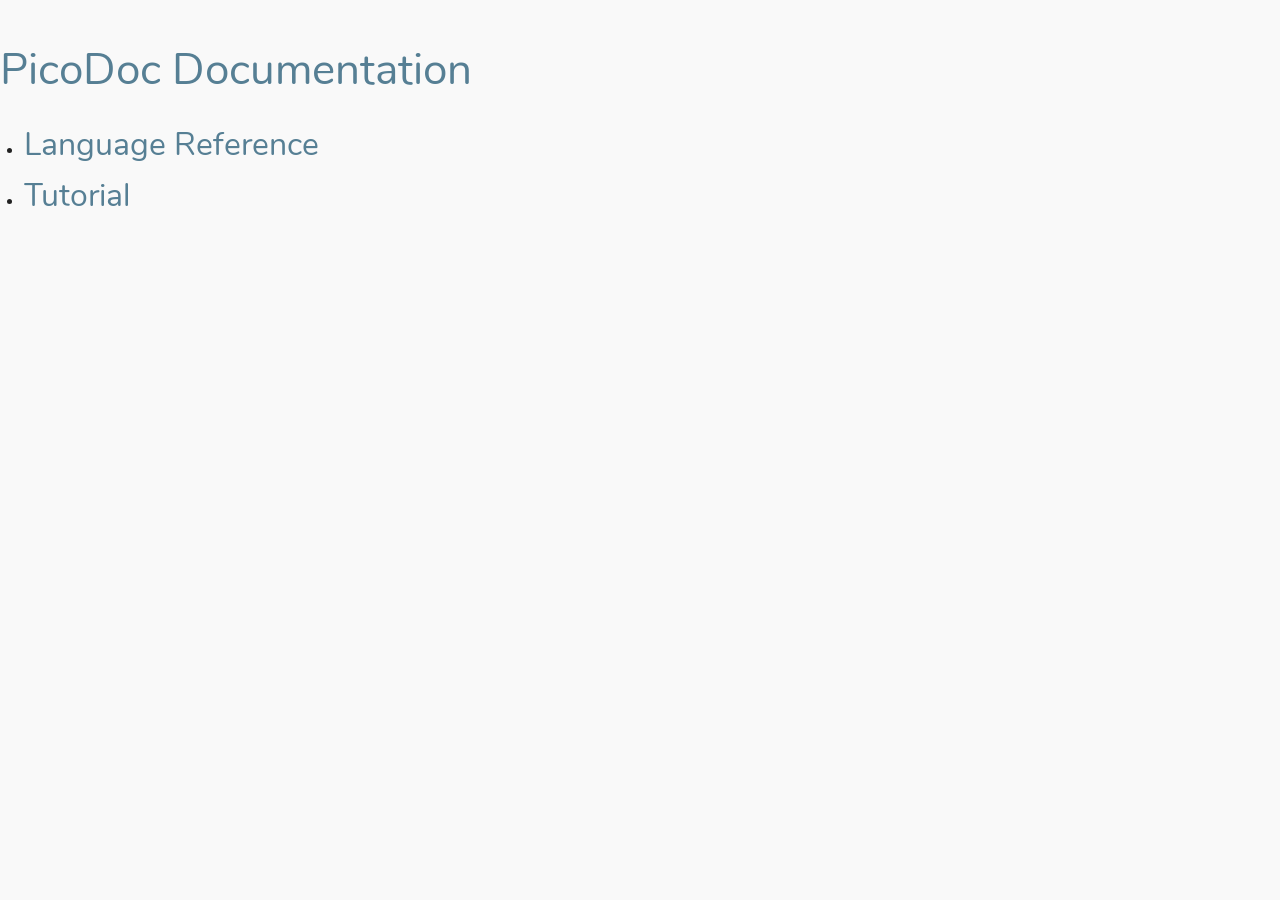
<file: docs/index.html>
<!DOCTYPE html>
<html lang="en">
<head>
<meta charset="utf-8">
<title>PicoDoc Documentation</title>
<link rel="stylesheet" href="style/picodoc.css">
</head>
<body>
<main class="doc-wrapper">
<h1>PicoDoc Documentation</h1>
<ul>
<li><a href="reference.html">Language Reference</a></li>
<li><a href="tutorial.html">Tutorial</a></li>
</ul>
</main>
</body>
</html>
</file>
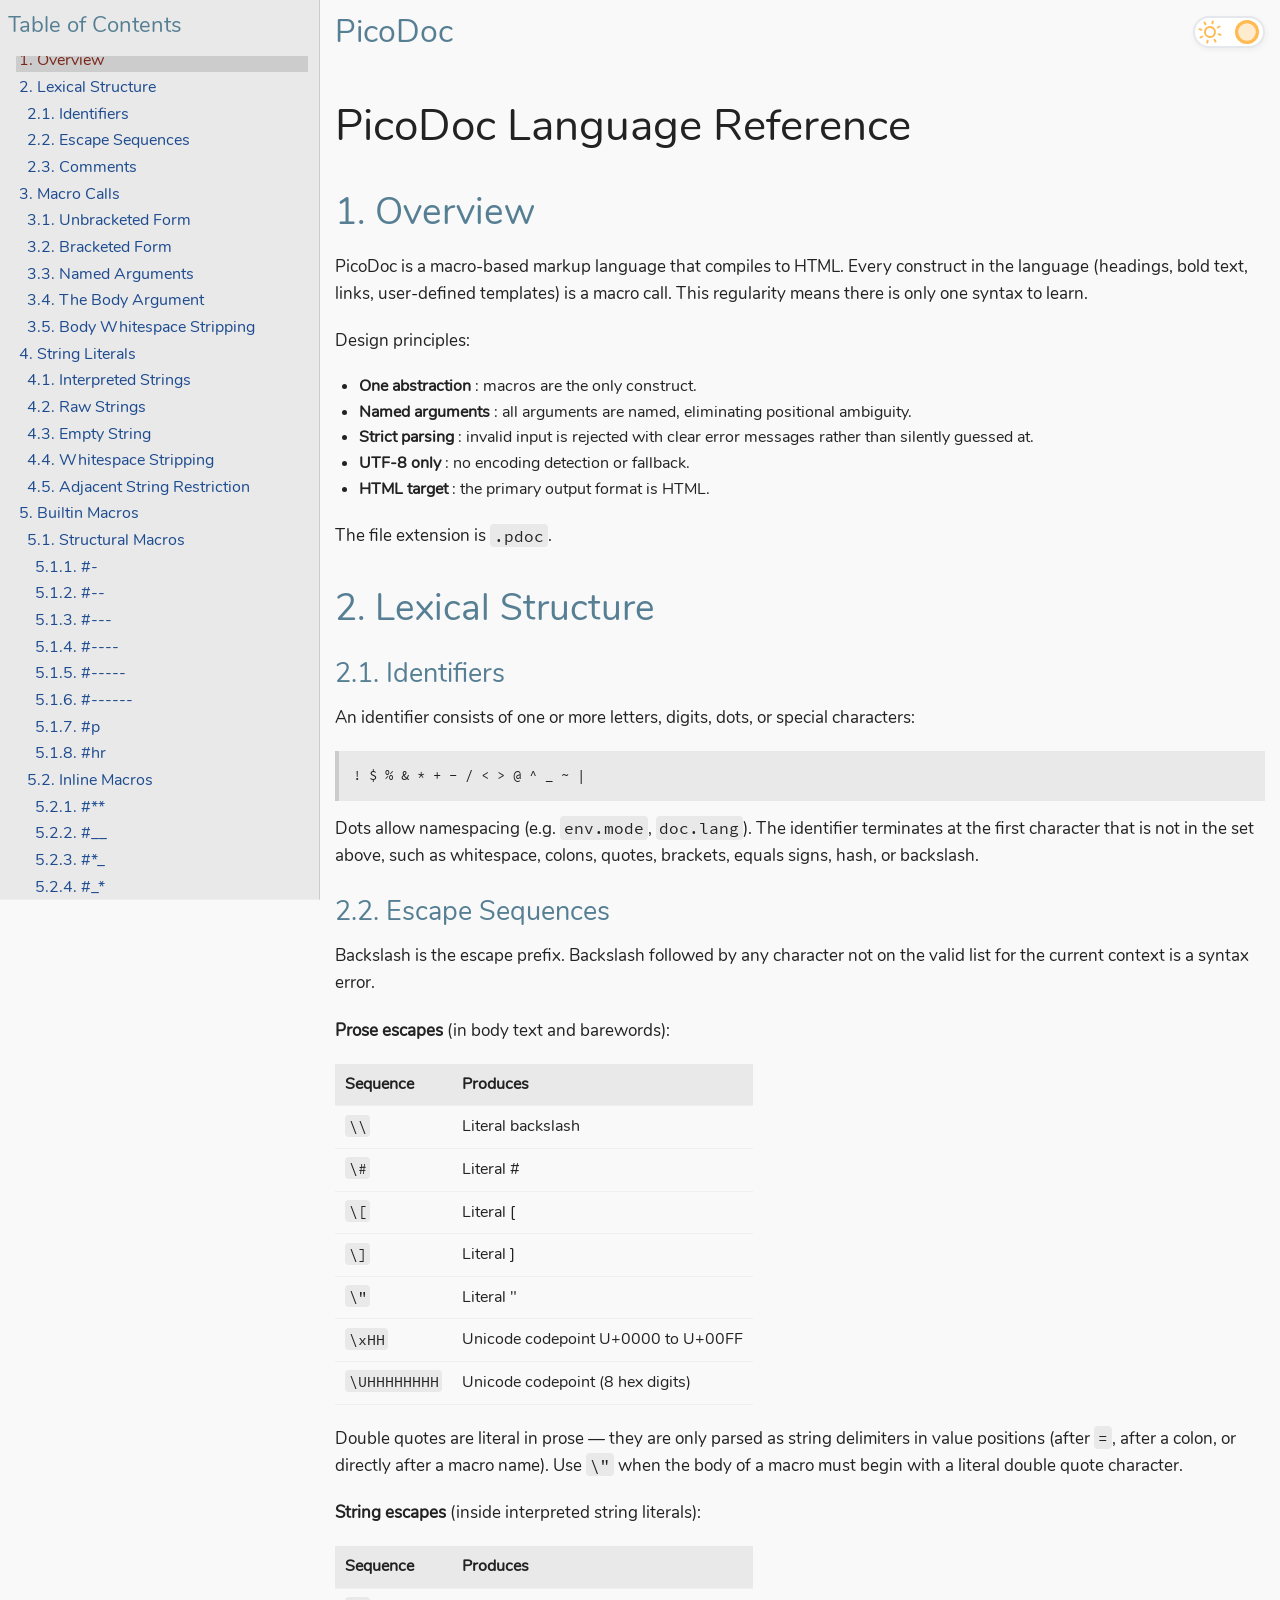
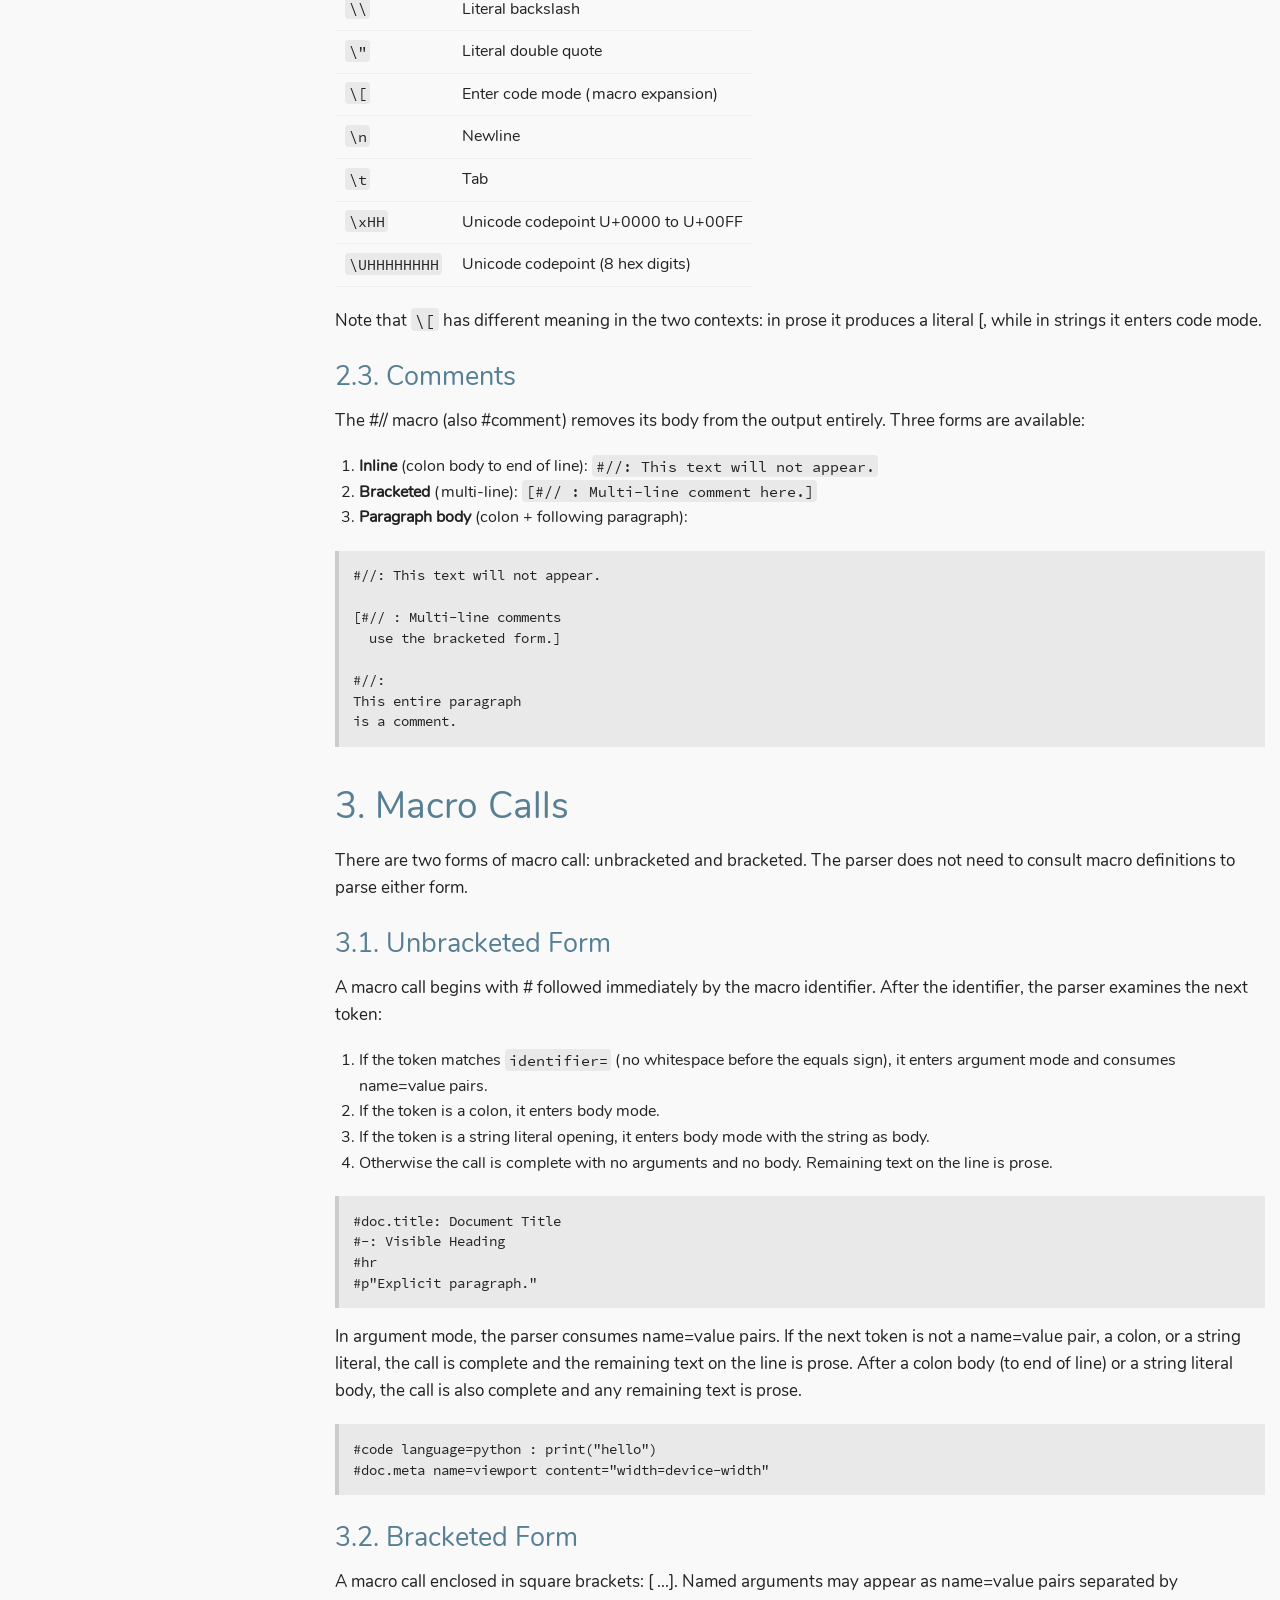
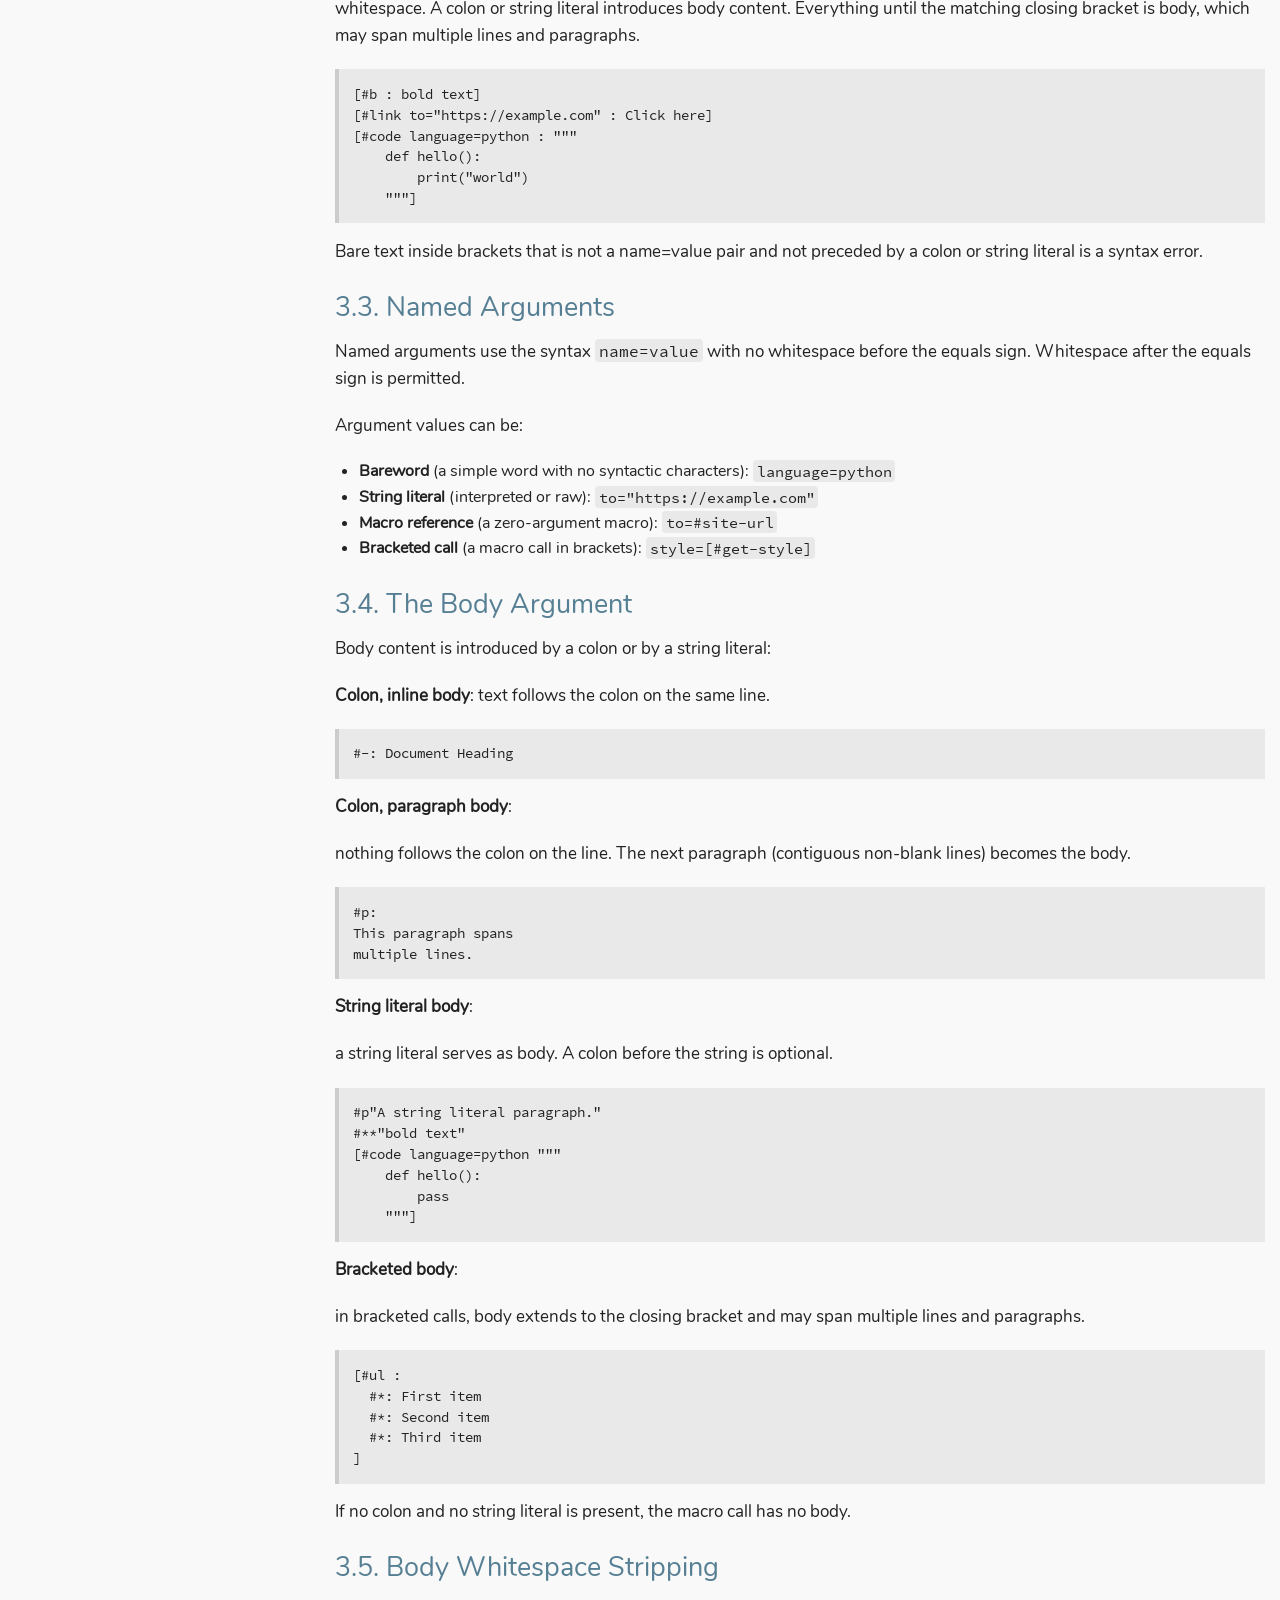
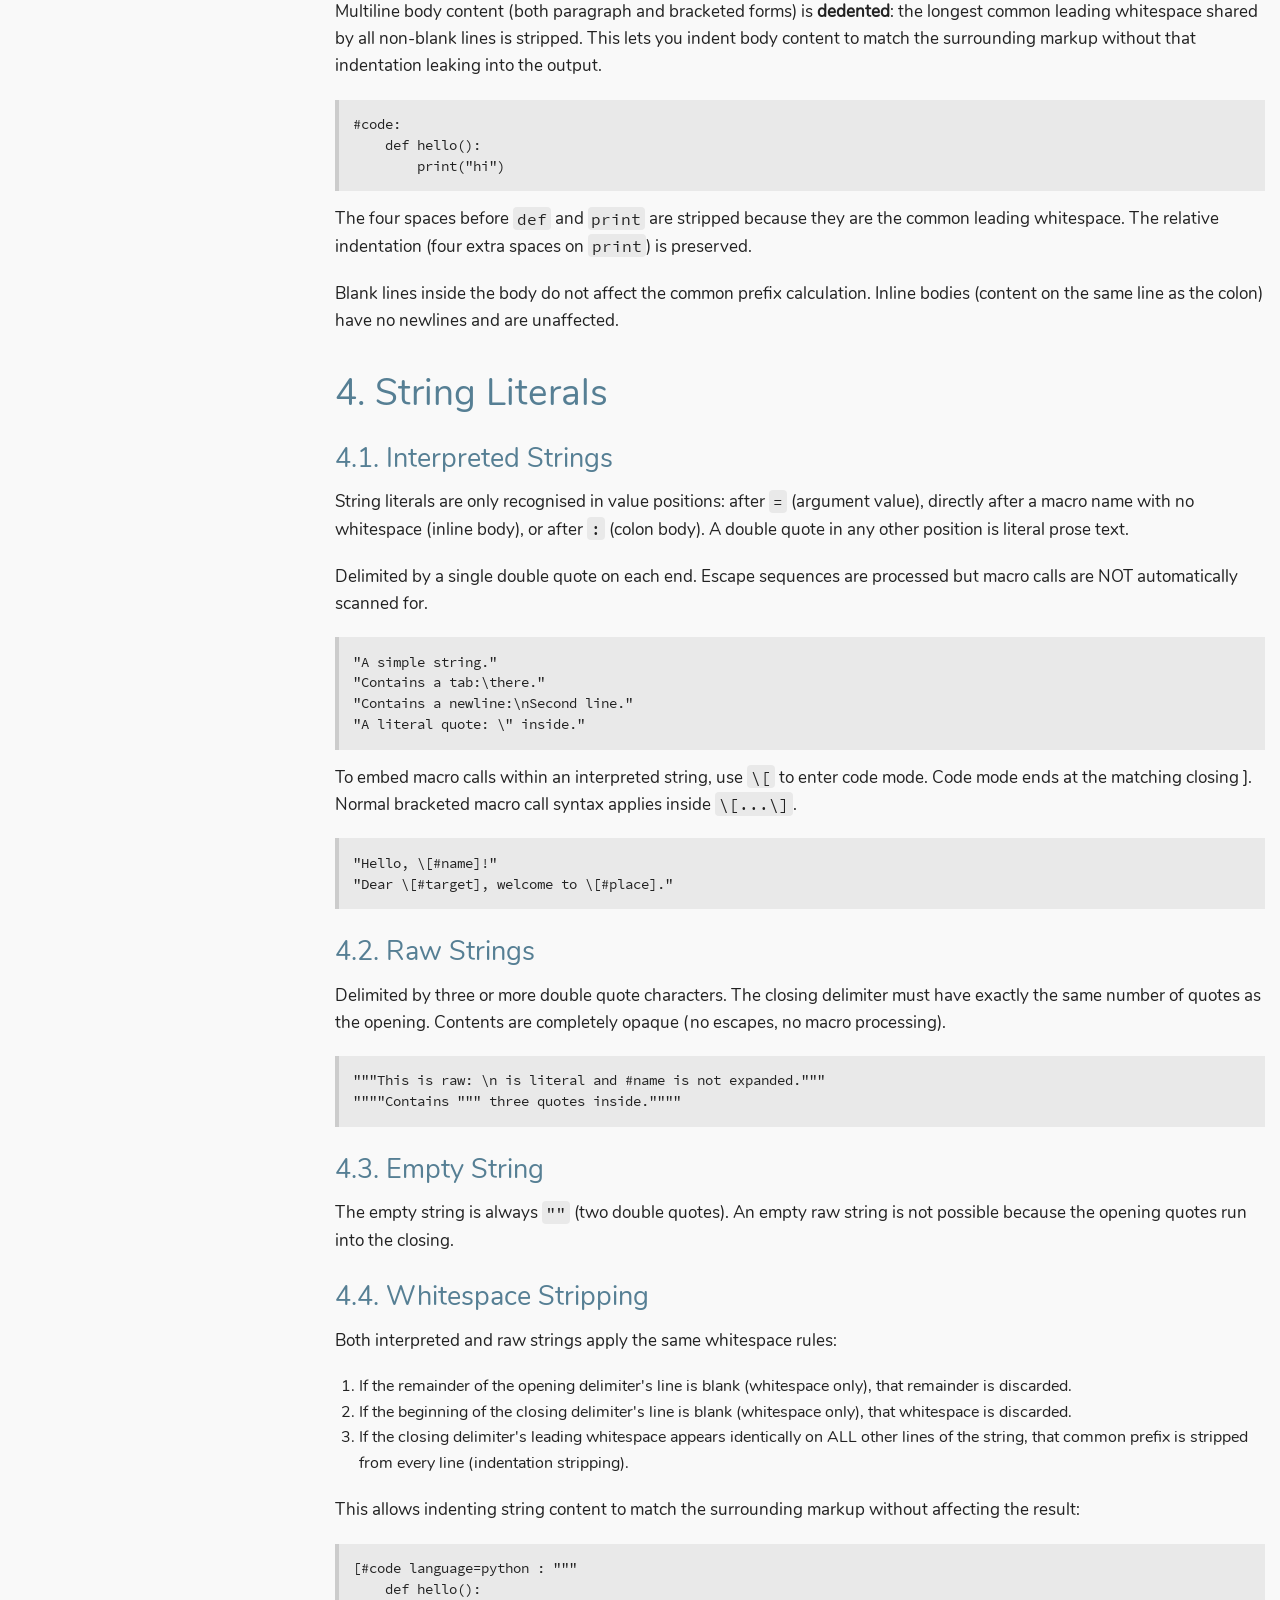
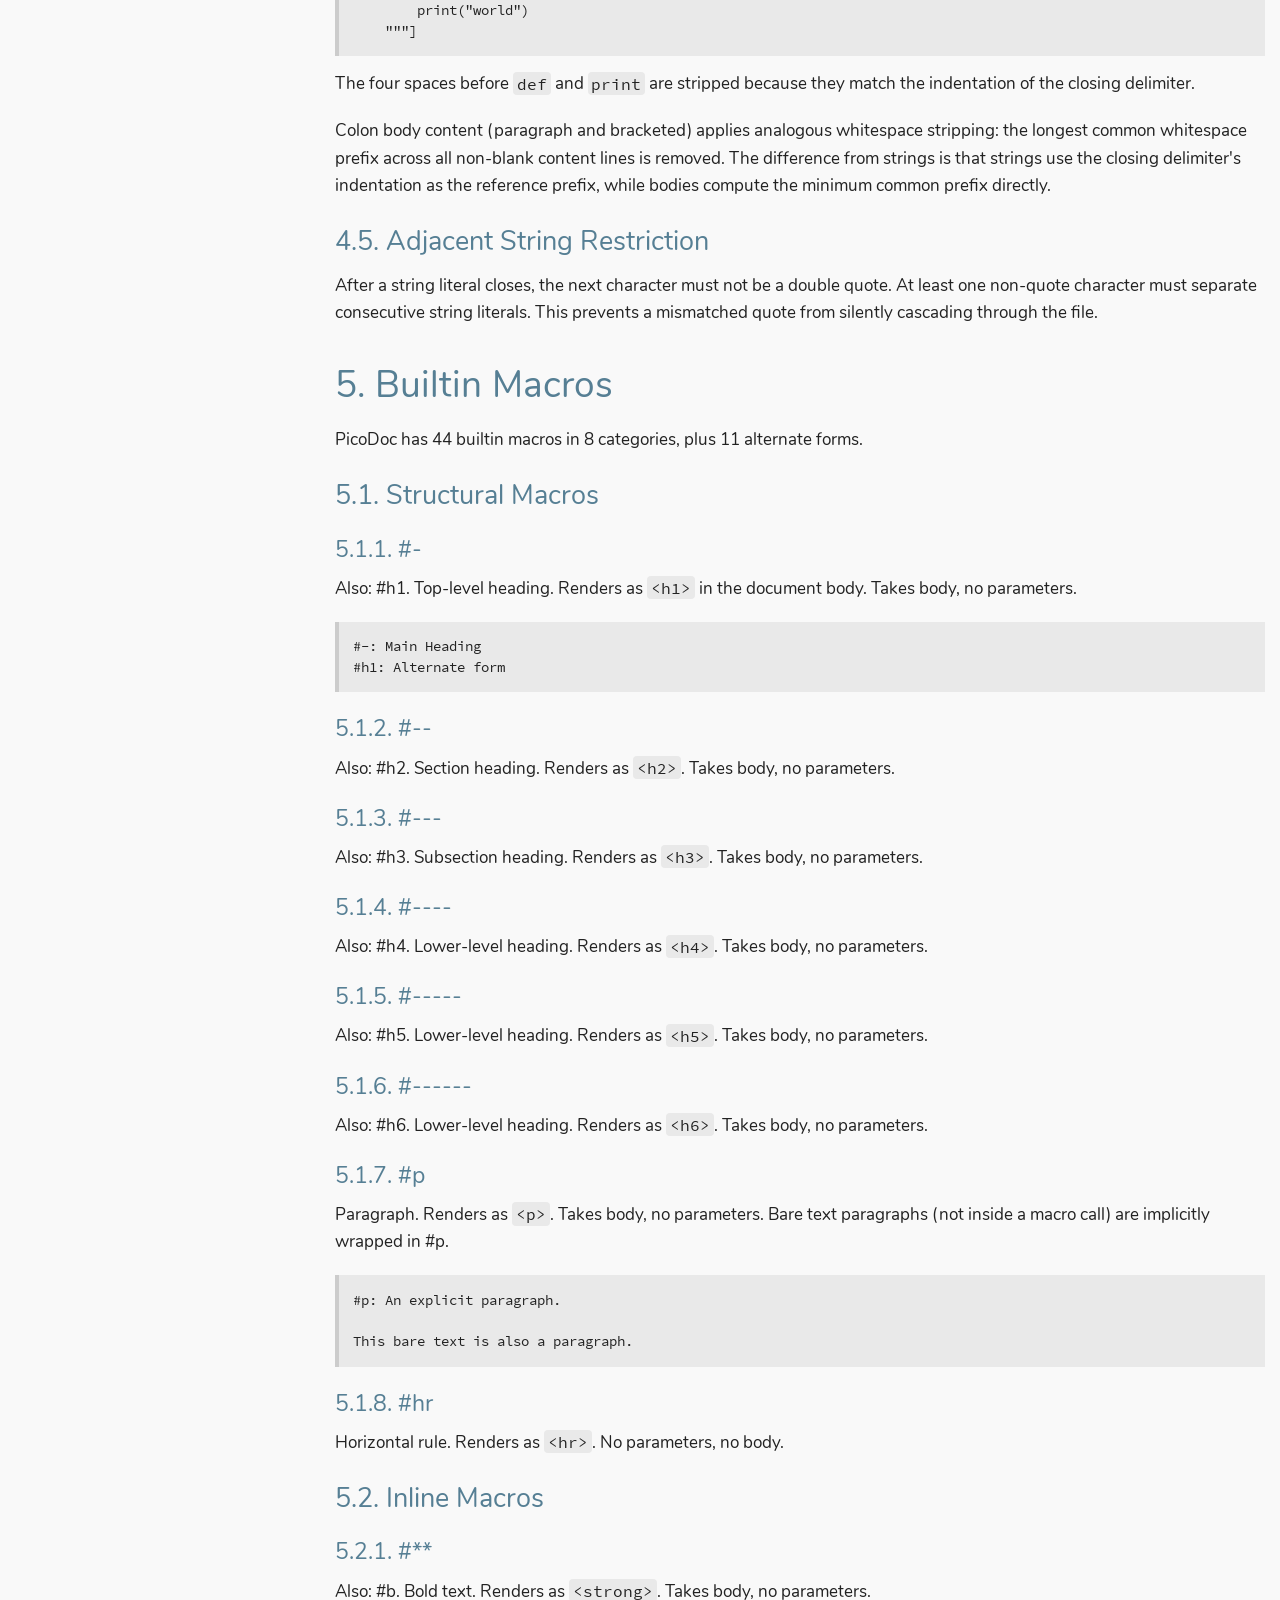
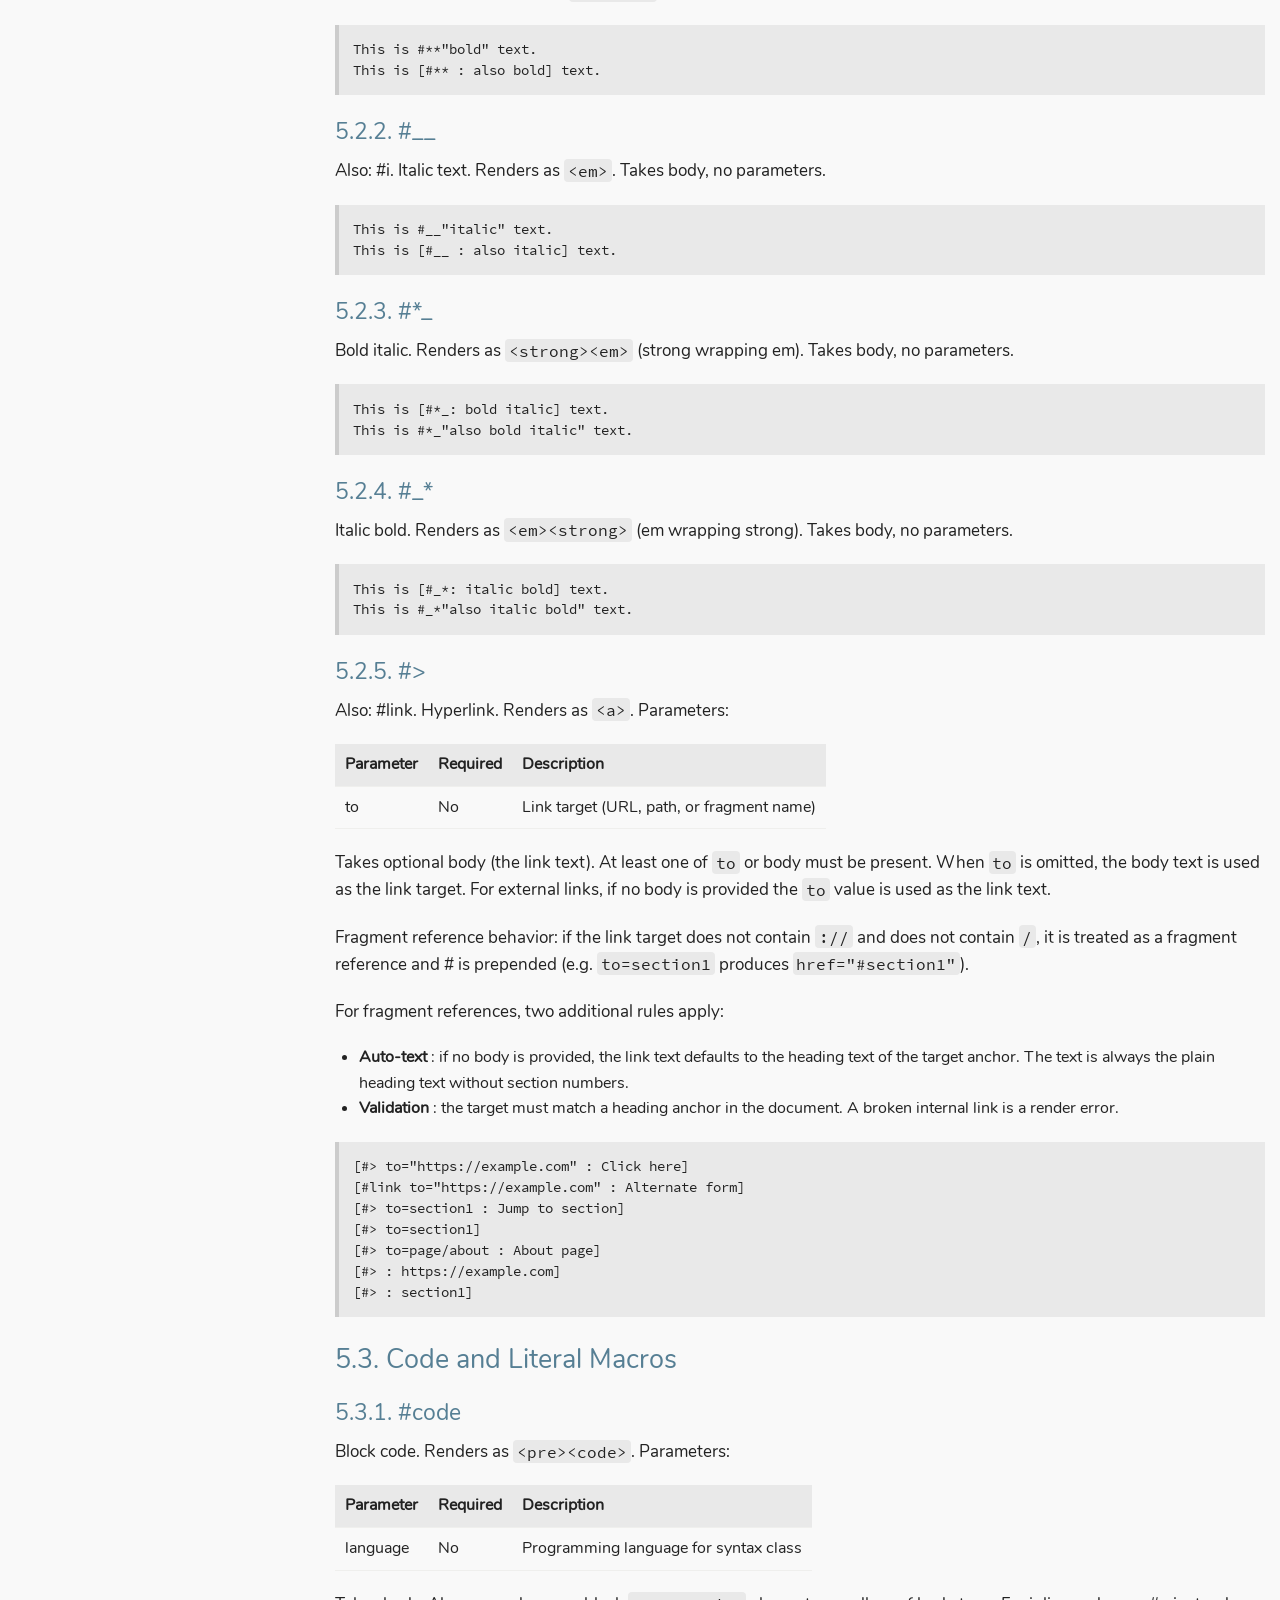
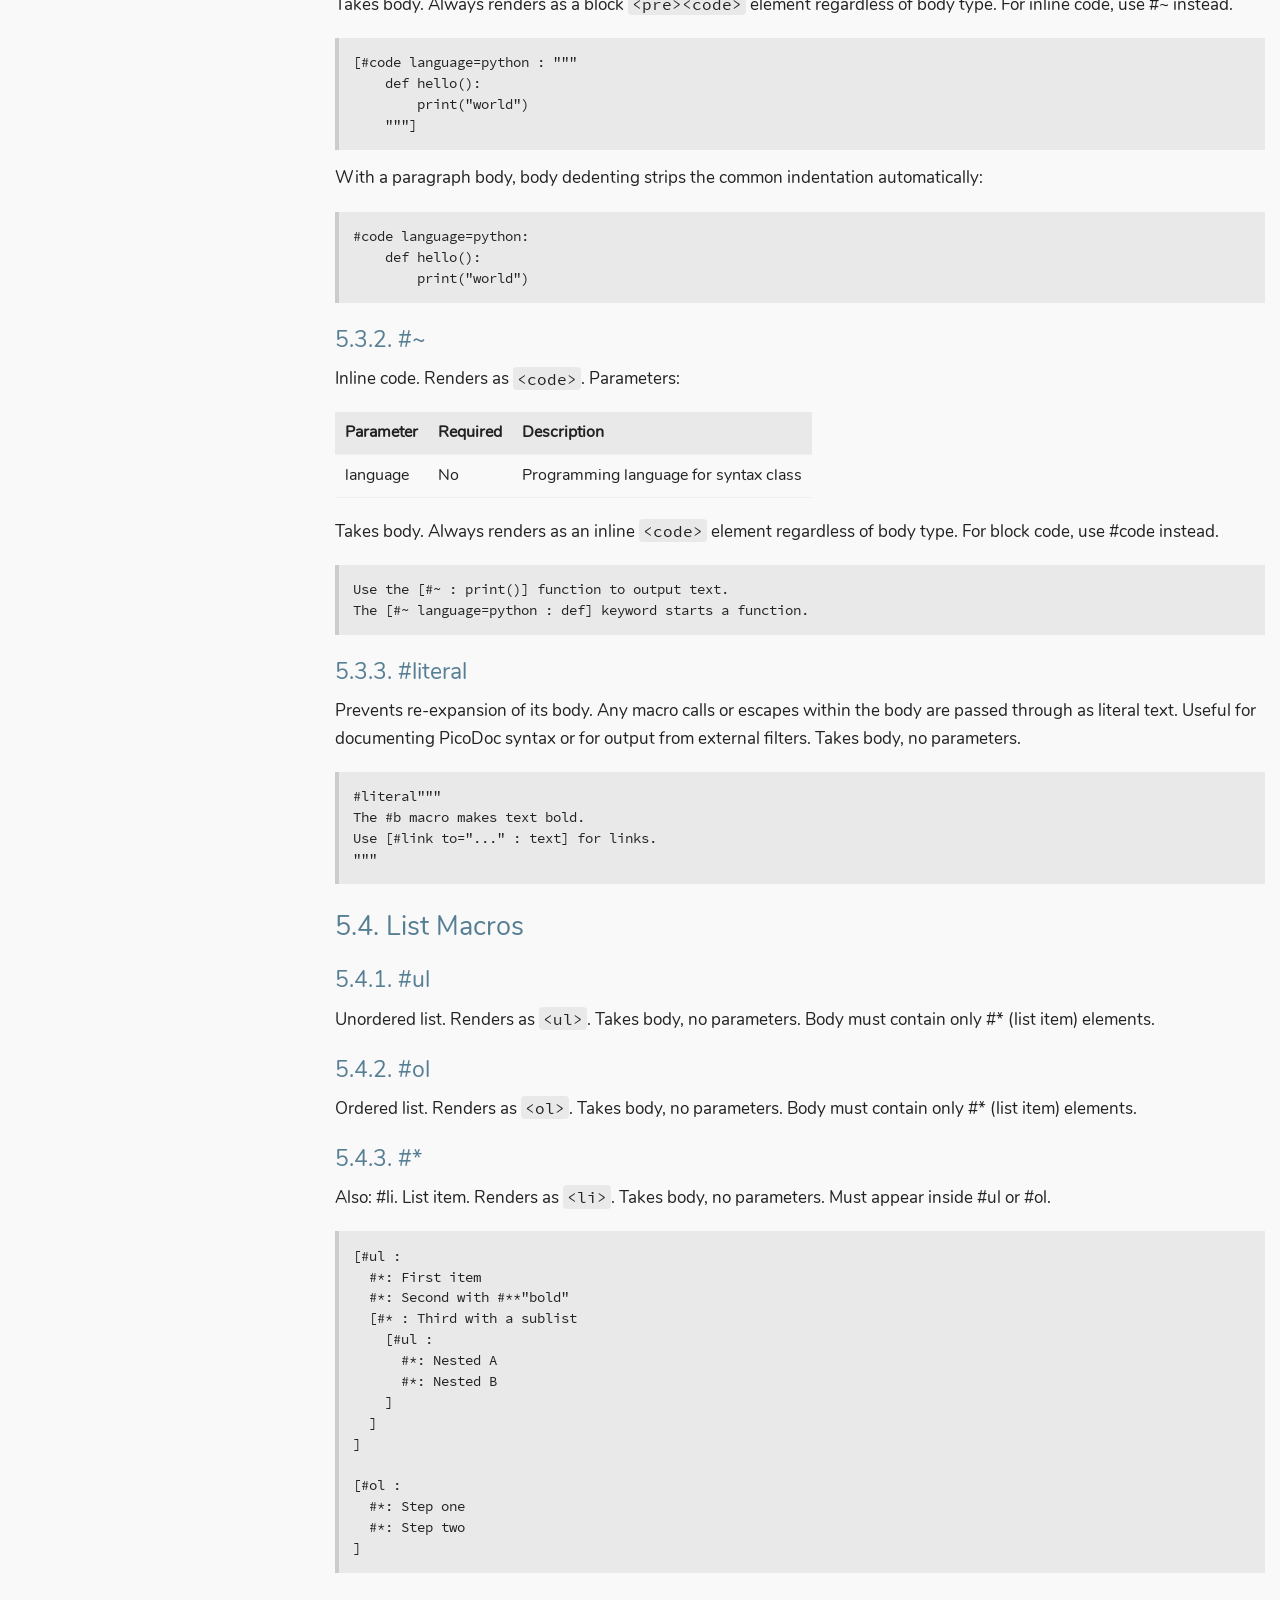
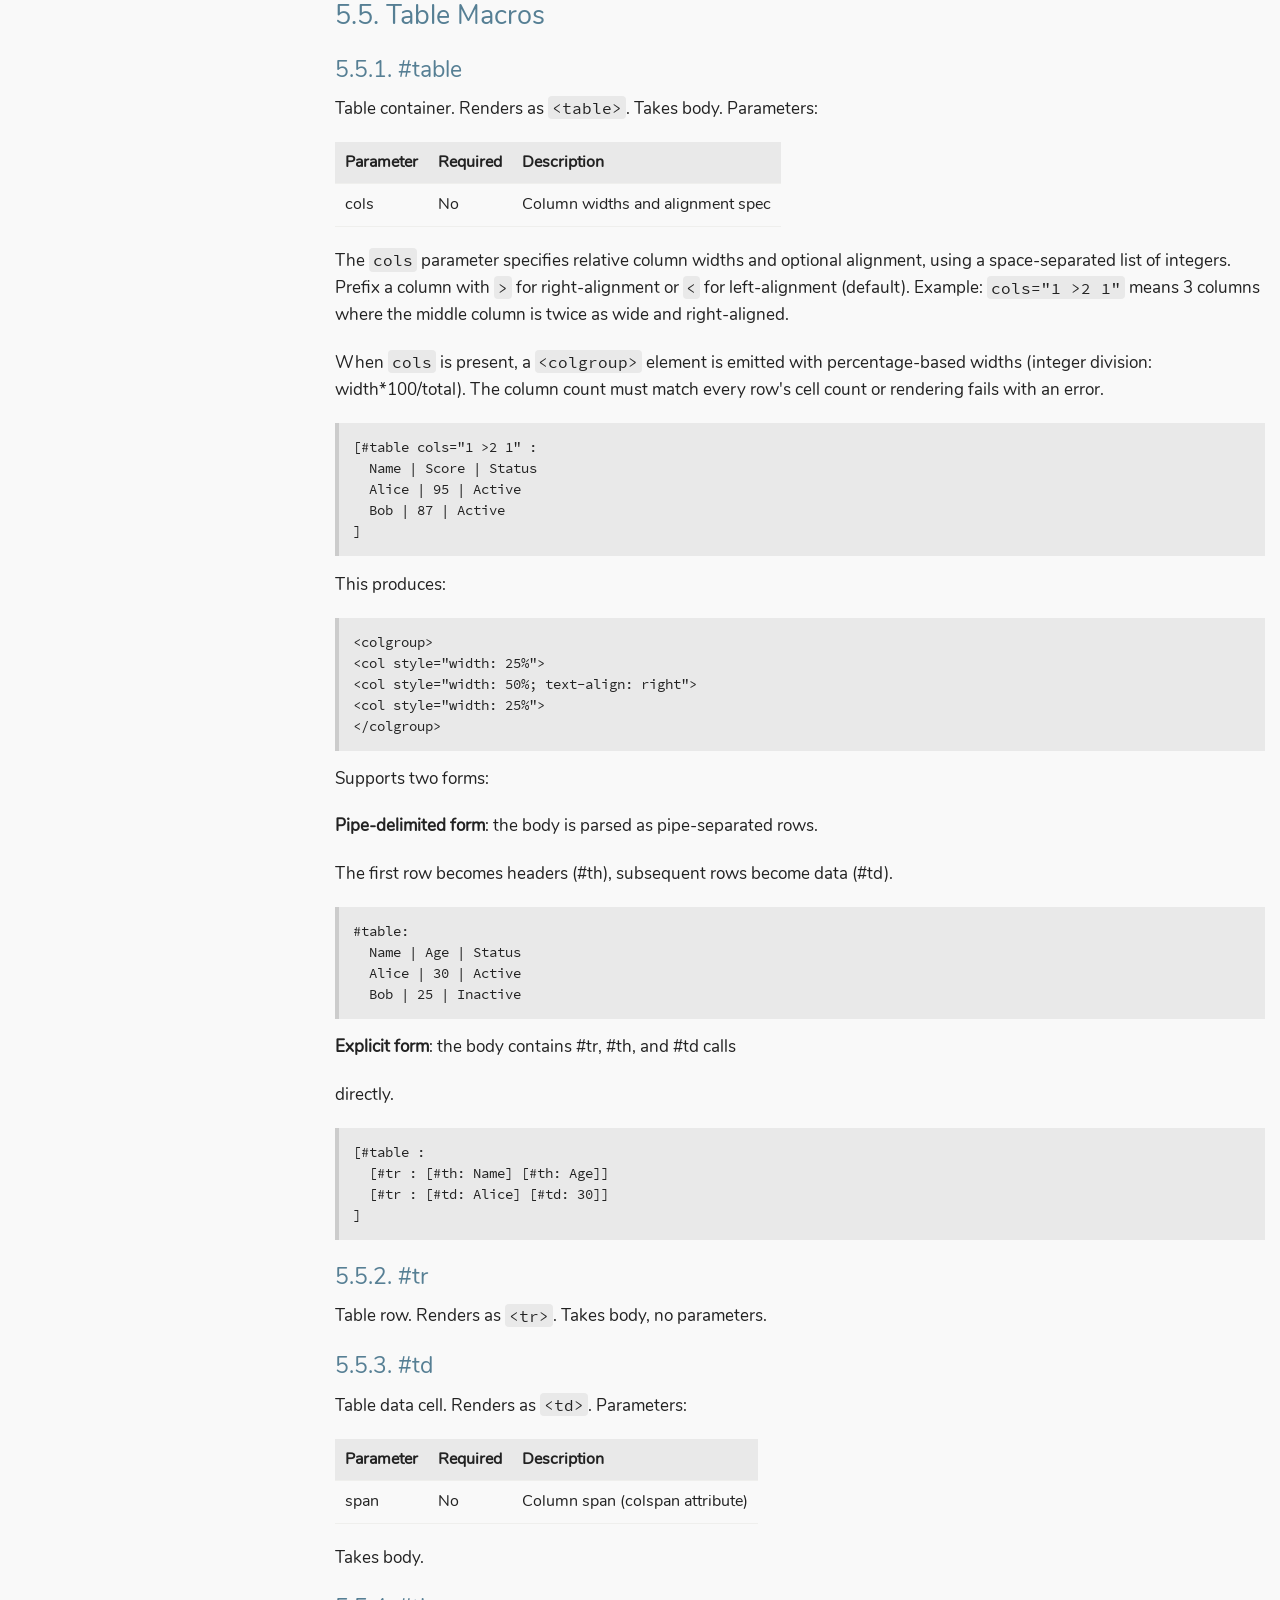
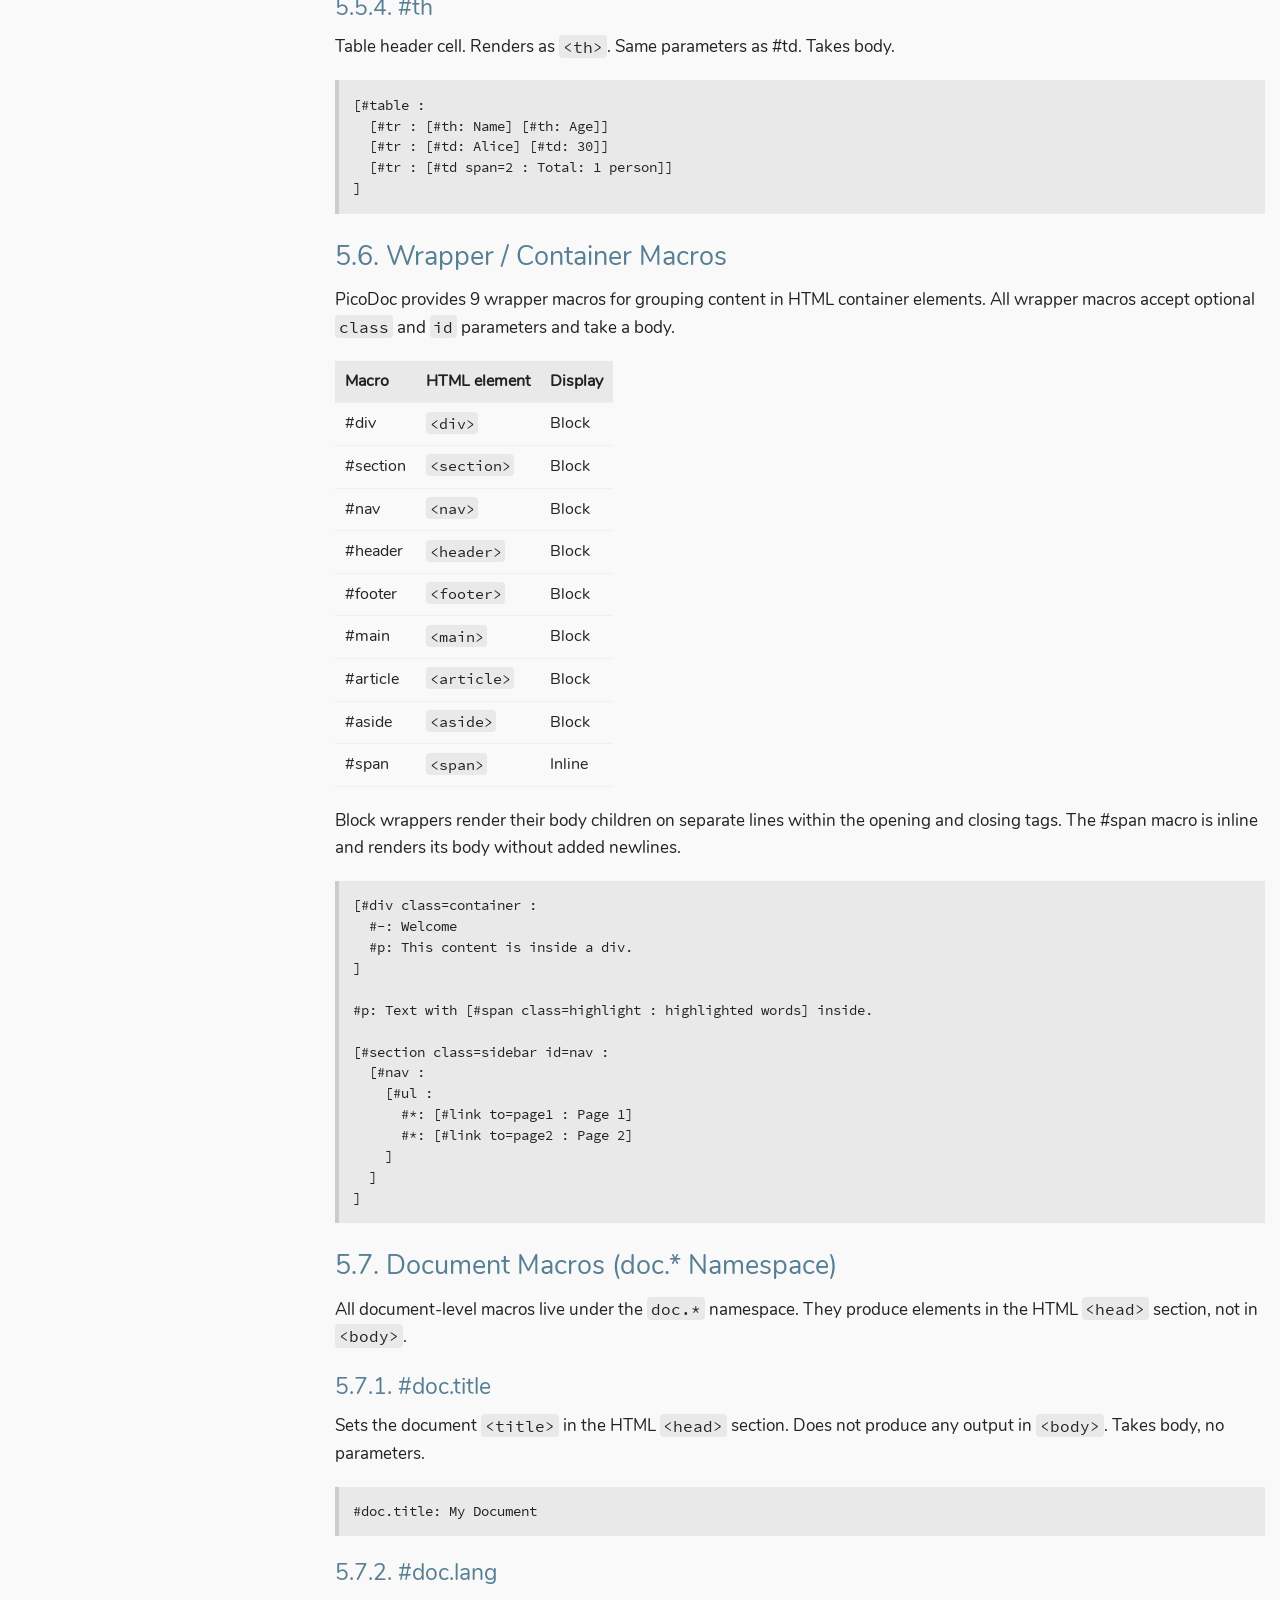
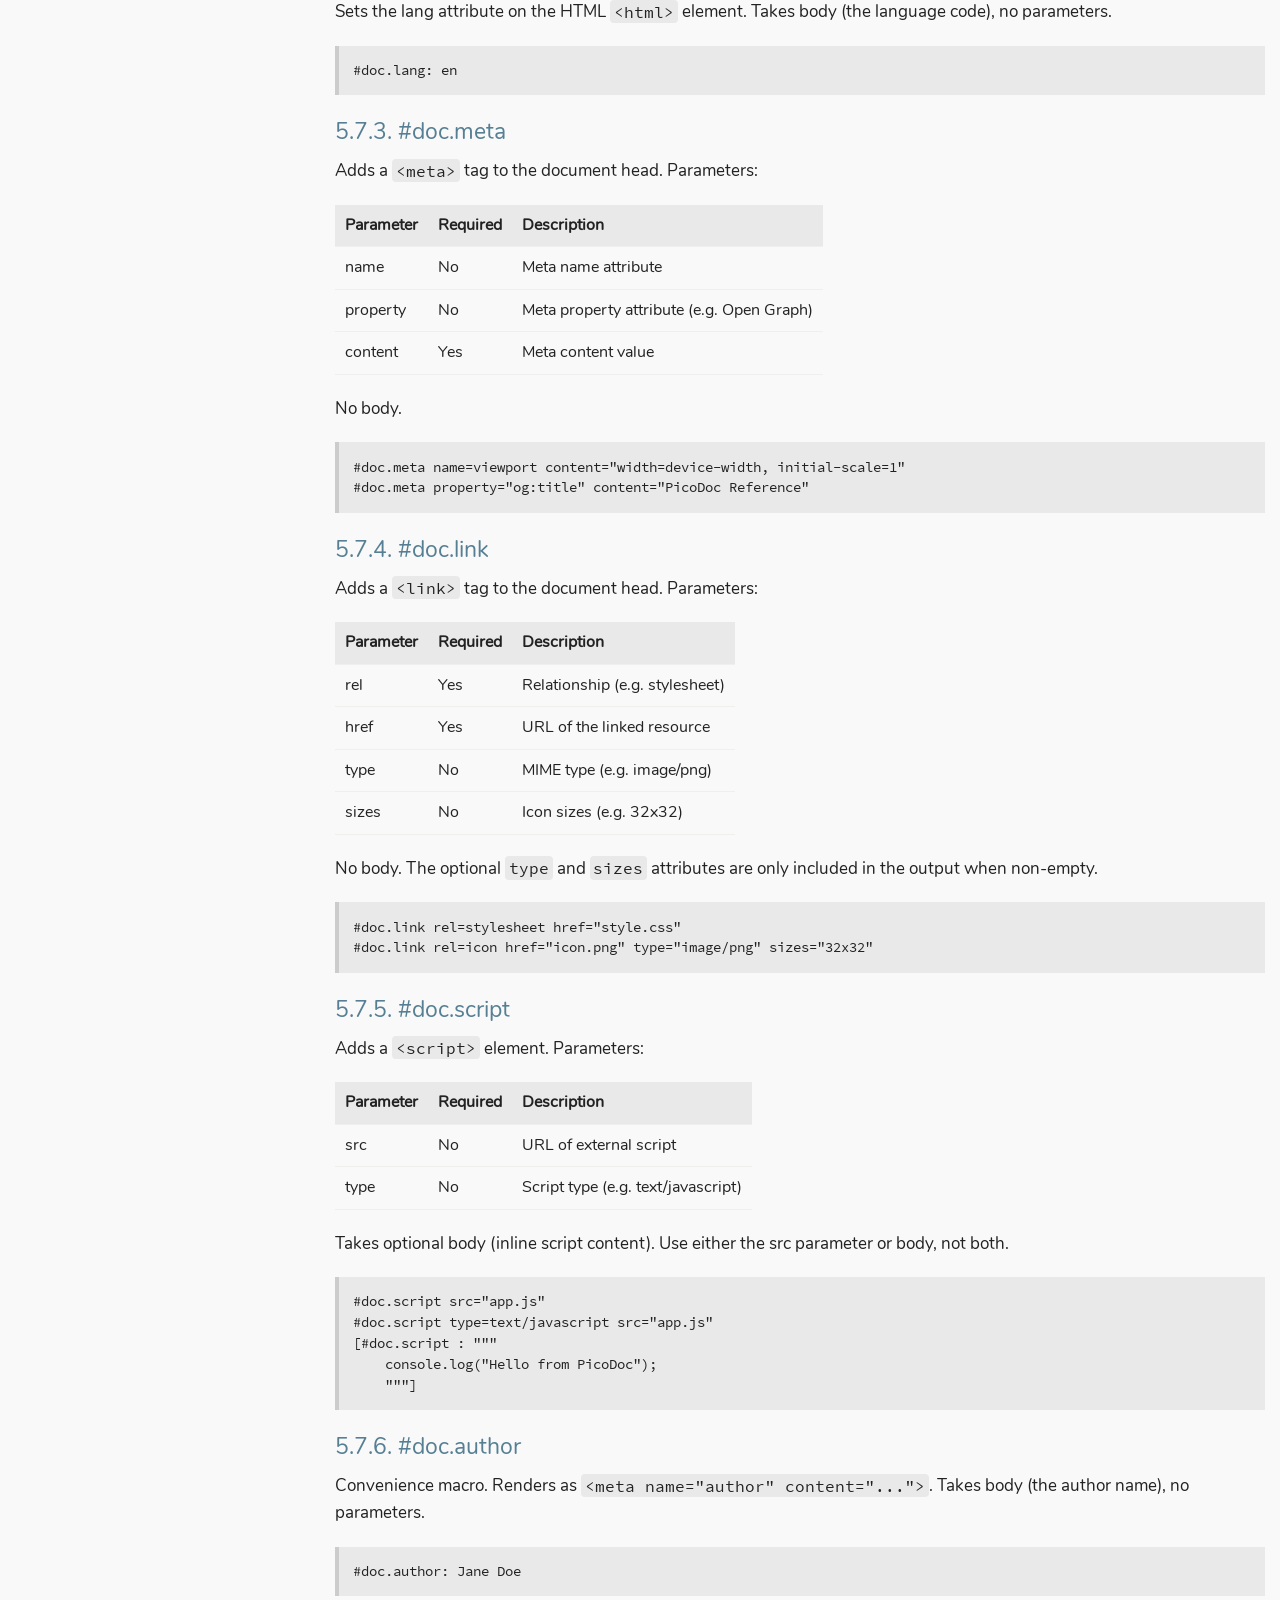
<file: docs/reference.html>
<!DOCTYPE html>
<html lang="en">
<head>
<meta charset="utf-8">
<title>PicoDoc Language Reference</title>
<link rel="stylesheet" href="style/picodoc.css">
<script src="style/tocbot.min.js"></script>
<script src="style/init.js"></script>
</head>
<body class="toc-sidebar">
<nav id="nav">
  <div class="doc-wrapper">
    <a title="PicoDoc" href="../docs/">PicoDoc</a>
  </div>

  <label>
    <input id="mode-checkbox" class="mode-checkbox" type="checkbox" />
    <div class="mode-slot">
      <div class="sun-icon-wrapper">
        <svg
          class="sun-icon"
          xmlns="http://www.w3.org/2000/svg"
          width="24"
          height="24"
          viewBox="0 0 24 24"
          fill="none"
          stroke="currentColor"
          stroke-width="2"
          stroke-linecap="round"
          stroke-linejoin="round"
        >
          <circle cx="12" cy="12" r="5"></circle>
          <line x1="12" y1="1" x2="12" y2="3"></line>
          <line x1="12" y1="21" x2="12" y2="23"></line>
          <line x1="4.22" y1="4.22" x2="5.64" y2="5.64"></line>
          <line x1="18.36" y1="18.36" x2="19.78" y2="19.78"></line>
          <line x1="1" y1="12" x2="3" y2="12"></line>
          <line x1="21" y1="12" x2="23" y2="12"></line>
          <line x1="4.22" y1="19.78" x2="5.64" y2="18.36"></line>
          <line x1="18.36" y1="5.64" x2="19.78" y2="4.22"></line>
        </svg>
      </div>
      <div class="mode-button"></div>
      <div class="moon-icon-wrapper">
        <svg
          class="moon-icon"
          xmlns="http://www.w3.org/2000/svg"
          width="24"
          height="24"
          viewBox="0 0 24 24"
          fill="none"
          stroke="currentColor"
          stroke-width="2"
          stroke-linecap="round"
          stroke-linejoin="round"
        >
          <path d="M21 12.79A9 9 0 1 1 11.21 3 7 7 0 0 0 21 12.79z"></path>
        </svg>
      </div>
    </div>
  </label>


</nav>
<header>
  <h1 id="picodoc-language-reference"><a href="#picodoc-language-reference">PicoDoc Language Reference</a></h1>
</header>
<nav class="toc-sidebar" id="toc">
  <div id="tocfile">
Table of Contents</div>

  <ul>
<li><a href="#picodoc-language-reference">PicoDoc Language Reference</a>
<ul>
<li><a href="#overview">Overview</a>
</li>
<li><a href="#lexical-structure">Lexical Structure</a>
<ul>
<li><a href="#identifiers">Identifiers</a>
</li>
<li><a href="#escape-sequences">Escape Sequences</a>
</li>
<li><a href="#comments">Comments</a>
</li>
</ul>
</li>
<li><a href="#macro-calls">Macro Calls</a>
<ul>
<li><a href="#unbracketed-form">Unbracketed Form</a>
</li>
<li><a href="#bracketed-form">Bracketed Form</a>
</li>
<li><a href="#named-arguments">Named Arguments</a>
</li>
<li><a href="#the-body-argument">The Body Argument</a>
</li>
<li><a href="#body-whitespace-stripping">Body Whitespace Stripping</a>
</li>
</ul>
</li>
<li><a href="#string-literals">String Literals</a>
<ul>
<li><a href="#interpreted-strings">Interpreted Strings</a>
</li>
<li><a href="#raw-strings">Raw Strings</a>
</li>
<li><a href="#empty-string">Empty String</a>
</li>
<li><a href="#whitespace-stripping">Whitespace Stripping</a>
</li>
<li><a href="#adjacent-string-restriction">Adjacent String Restriction</a>
</li>
</ul>
</li>
<li><a href="#builtin-macros">Builtin Macros</a>
<ul>
<li><a href="#structural-macros">Structural Macros</a>
</li>
<li><a href="#inline-macros">Inline Macros</a>
</li>
<li><a href="#code-and-literal-macros">Code and Literal Macros</a>
</li>
<li><a href="#list-macros">List Macros</a>
</li>
<li><a href="#table-macros">Table Macros</a>
</li>
<li><a href="#wrapper-container-macros">Wrapper / Container Macros</a>
</li>
<li><a href="#document-macros-doc-namespace">Document Macros (doc.* Namespace)</a>
</li>
<li><a href="#expansion-time-macros">Expansion-Time Macros</a>
</li>
<li><a href="#alternate-forms">Alternate Forms</a>
</li>
</ul>
</li>
<li><a href="#user-defined-macros">User-Defined Macros</a>
<ul>
<li><a href="#defining-macros-with-set">Defining Macros with #set</a>
</li>
<li><a href="#parameters">Parameters</a>
</li>
<li><a href="#calling-user-macros">Calling User Macros</a>
</li>
<li><a href="#out-of-order-definitions">Out-of-Order Definitions</a>
</li>
<li><a href="#duplicate-detection">Duplicate Detection</a>
</li>
<li><a href="#scope-and-shadowing">Scope and Shadowing</a>
</li>
<li><a href="#overriding-builtin-macros">Overriding Builtin Macros</a>
</li>
<li><a href="#macro-references-as-argument-values">Macro References as Argument Values</a>
</li>
</ul>
</li>
<li><a href="#conditionals">Conditionals</a>
</li>
<li><a href="#includes">Includes</a>
</li>
<li><a href="#global-environment-env">Global Environment (env.*)</a>
<ul>
<li><a href="#defining-environment-values">Defining Environment Values</a>
</li>
<li><a href="#accessing-environment-values">Accessing Environment Values</a>
</li>
<li><a href="#immutability">Immutability</a>
</li>
</ul>
</li>
<li><a href="#external-filters">External Filters</a>
<ul>
<li><a href="#protocol">Protocol</a>
</li>
<li><a href="#discovery">Discovery</a>
</li>
<li><a href="#timeout">Timeout</a>
</li>
</ul>
</li>
<li><a href="#configuration-file">Configuration File</a>
</li>
<li><a href="#command-line-interface">Command-Line Interface</a>
<ul>
<li><a href="#options">Options</a>
</li>
<li><a href="#exit-codes">Exit Codes</a>
</li>
</ul>
</li>
<li><a href="#expansion-model">Expansion Model</a>
<ul>
<li><a href="#multi-pass-expansion">Multi-Pass Expansion</a>
</li>
<li><a href="#call-stack-depth">Call Stack Depth</a>
</li>
<li><a href="#preventing-re-expansion">Preventing Re-Expansion</a>
</li>
</ul>
</li>
</ul>
</li>
</ul>

</nav>
<main id="content">
<h2 id="overview"><a href="#overview">1. Overview</a></h2>
<p>PicoDoc is a macro-based markup language that compiles to HTML. Every construct
in the language (headings, bold text, links, user-defined templates) is a macro
call. This regularity means there is only one syntax to learn.</p>
<p>Design principles:</p>
<ul>
<li><strong>One abstraction</strong> : macros are the only construct.</li>
<li><strong>Named arguments</strong> : all arguments are named, eliminating
positional ambiguity.</li>
<li><strong>Strict parsing</strong> : invalid input is rejected with clear error
messages rather than silently guessed at.</li>
<li><strong>UTF-8 only</strong> : no encoding detection or fallback.</li>
<li><strong>HTML target</strong> : the primary output format is HTML.</li>
</ul>
<p>The file extension is <code>.pdoc</code>.</p>
<h2 id="lexical-structure"><a href="#lexical-structure">2. Lexical Structure</a></h2>
<h3 id="identifiers"><a href="#identifiers">2.1. Identifiers</a></h3>
<p>An identifier consists of one or more letters, digits, dots, or special
characters:</p>
<pre><code>! $ % &amp; * + - / &lt; &gt; @ ^ _ ~ |</code></pre>
<p>Dots allow namespacing (e.g. <code>env.mode</code>, <code>doc.lang</code>). The
identifier terminates at the first character that is not in the set above, such
as whitespace, colons, quotes, brackets, equals signs, hash, or backslash.</p>
<h3 id="escape-sequences"><a href="#escape-sequences">2.2. Escape Sequences</a></h3>
<p>Backslash is the escape prefix. Backslash followed by any character not on the
valid list for the current context is a syntax error.</p>
<p><strong>Prose escapes</strong> (in body text and barewords):</p>
<table>
<thead>
<tr><th style="text-align: left">Sequence</th><th style="text-align: left">Produces</th></tr>
</thead>
<tbody>
<tr><td><code>\\</code></td><td>Literal backslash</td></tr>
<tr><td><code>\#</code></td><td>Literal #</td></tr>
<tr><td><code>\[</code></td><td>Literal [</td></tr>
<tr><td><code>\]</code></td><td>Literal ]</td></tr>
<tr><td><code>\"</code></td><td>Literal "</td></tr>
<tr><td><code>\xHH</code></td><td>Unicode codepoint U+0000 to U+00FF</td></tr>
<tr><td><code>\UHHHHHHHH</code></td><td>Unicode codepoint (8 hex digits)</td></tr>
</tbody>
</table>
<p>Double quotes are literal in prose &#x2014; they are only parsed as string
delimiters in value positions (after <code>=</code>, after a colon, or
directly after a macro name). Use <code>\"</code> when the body of a macro
must begin with a literal double quote character.</p>
<p><strong>String escapes</strong> (inside interpreted string literals):</p>
<table>
<thead>
<tr><th style="text-align: left">Sequence</th><th style="text-align: left">Produces</th></tr>
</thead>
<tbody>
<tr><td><code>\\</code></td><td>Literal backslash</td></tr>
<tr><td><code>\"</code></td><td>Literal double quote</td></tr>
<tr><td><code>\[</code></td><td>Enter code mode (macro expansion)</td></tr>
<tr><td><code>\n</code></td><td>Newline</td></tr>
<tr><td><code>\t</code></td><td>Tab</td></tr>
<tr><td><code>\xHH</code></td><td>Unicode codepoint U+0000 to U+00FF</td></tr>
<tr><td><code>\UHHHHHHHH</code></td><td>Unicode codepoint (8 hex digits)</td></tr>
</tbody>
</table>
<p>Note that <code>\[</code> has different meaning in the two contexts: in prose it
produces a literal [, while in strings it enters code mode.</p>
<h3 id="comments"><a href="#comments">2.3. Comments</a></h3>
<p>The #// macro (also #comment) removes its body from the output entirely.
Three forms are available:</p>
<ol>
<li><strong>Inline</strong> (colon body to end of line): <code>#//: This text will not appear.</code></li>
<li><strong>Bracketed</strong> (multi-line): <code>[#// : Multi-line comment here.]</code></li>
<li><strong>Paragraph body</strong> (colon + following paragraph):</li>
</ol>
<pre><code>#//: This text will not appear.

[#// : Multi-line comments
  use the bracketed form.]

#//:
This entire paragraph
is a comment.</code></pre>
<h2 id="macro-calls"><a href="#macro-calls">3. Macro Calls</a></h2>
<p>There are two forms of macro call: unbracketed and bracketed. The parser does
not need to consult macro definitions to parse either form.</p>
<h3 id="unbracketed-form"><a href="#unbracketed-form">3.1. Unbracketed Form</a></h3>
<p>A macro call begins with # followed immediately by the macro identifier.
After the identifier, the parser examines the next token:</p>
<ol>
<li>If the token matches <code>identifier=</code> (no whitespace before
    the equals sign), it enters argument mode and consumes name=value pairs.</li>
<li>If the token is a colon, it enters body mode.</li>
<li>If the token is a string literal opening, it enters body mode
    with the string as body.</li>
<li>Otherwise the call is complete with no arguments and no body.
    Remaining text on the line is prose.</li>
</ol>
<pre><code>#doc.title: Document Title
#-: Visible Heading
#hr
#p"Explicit paragraph."</code></pre>
<p>In argument mode, the parser consumes name=value pairs. If the next token is
not a name=value pair, a colon, or a string literal, the call is complete and
the remaining text on the line is prose. After a colon body (to end of line) or
a string literal body, the call is also complete and any remaining text is
prose.</p>
<pre><code>#code language=python : print("hello")
#doc.meta name=viewport content="width=device-width"</code></pre>
<h3 id="bracketed-form"><a href="#bracketed-form">3.2. Bracketed Form</a></h3>
<p>A macro call enclosed in square brackets: [ ...]. Named
arguments may appear as name=value pairs separated by whitespace. A colon or
string literal introduces body content. Everything until the matching closing
bracket is body, which may span multiple lines and paragraphs.</p>
<pre><code>[#b : bold text]
[#link to="https://example.com" : Click here]
[#code language=python : """
    def hello():
        print("world")
    """]</code></pre>
<p>Bare text inside brackets that is not a name=value pair and not preceded by
a colon or string literal is a syntax error.</p>
<h3 id="named-arguments"><a href="#named-arguments">3.3. Named Arguments</a></h3>
<p>Named arguments use the syntax <code>name=value</code> with no whitespace before
the equals sign. Whitespace after the equals sign is permitted.</p>
<p>Argument values can be:</p>
<ul>
<li><strong>Bareword</strong> (a simple word with no syntactic characters):
    <code>language=python</code></li>
<li><strong>String literal</strong> (interpreted or raw):
    <code>to="https://example.com"</code></li>
<li><strong>Macro reference</strong> (a zero-argument macro):
    <code>to=#site-url</code></li>
<li><strong>Bracketed call</strong> (a macro call in brackets):
    <code>style=[#get-style]</code></li>
</ul>
<h3 id="the-body-argument"><a href="#the-body-argument">3.4. The Body Argument</a></h3>
<p>Body content is introduced by a colon or by a string literal:</p>
<p><strong>Colon, inline body</strong>: text follows the colon on the same line.</p>
<pre><code>#-: Document Heading</code></pre>
<p><strong>Colon, paragraph body</strong>: </p>
<p>nothing follows the colon on the line. The next paragraph (contiguous non-blank
lines) becomes the body.</p>
<pre><code>#p:
This paragraph spans
multiple lines.</code></pre>
<p><strong>String literal body</strong>: </p>
<p>a string literal serves as body. A colon before the string is optional.</p>
<pre><code>#p"A string literal paragraph."
#**"bold text"
[#code language=python """
    def hello():
        pass
    """]</code></pre>
<p><strong>Bracketed body</strong>: </p>
<p>in bracketed calls, body extends to the closing bracket and may span multiple
lines and paragraphs.</p>
<pre><code>[#ul :
  #*: First item
  #*: Second item
  #*: Third item
]</code></pre>
<p>If no colon and no string literal is present, the macro call has no body.</p>
<h3 id="body-whitespace-stripping"><a href="#body-whitespace-stripping">3.5. Body Whitespace Stripping</a></h3>
<p>Multiline body content (both paragraph and bracketed forms) is
<strong>dedented</strong>: the longest common leading whitespace shared by all
non-blank lines is stripped. This lets you indent body content to match the
surrounding markup without that indentation leaking into the output.</p>
<pre><code>#code:
    def hello():
        print("hi")
</code></pre>
<p>The four spaces before <code>def</code> and <code>print</code> are stripped because they
are the common leading whitespace. The relative indentation (four extra spaces
on <code>print</code>) is preserved.</p>
<p>Blank lines inside the body do not affect the common prefix calculation.
Inline bodies (content on the same line as the colon) have no newlines and
are unaffected.</p>
<h2 id="string-literals"><a href="#string-literals">4. String Literals</a></h2>
<h3 id="interpreted-strings"><a href="#interpreted-strings">4.1. Interpreted Strings</a></h3>
<p>String literals are only recognised in value positions: after <code>=</code> (argument
value), directly after a macro name with no whitespace (inline body), or after
<code>:</code> (colon body). A double quote in any other position is literal prose
text.</p>
<p>Delimited by a single double quote on each end. Escape sequences are processed
but macro calls are NOT automatically scanned for.</p>
<pre><code>"A simple string."
"Contains a tab:\there."
"Contains a newline:\nSecond line."
"A literal quote: \" inside."</code></pre>
<p>To embed macro calls within an interpreted string, use <code>\[</code> to enter
code mode. Code mode ends at the matching closing ]. Normal bracketed macro
call syntax applies inside <code>\[...\]</code>.</p>
<pre><code>"Hello, \[#name]!"
"Dear \[#target], welcome to \[#place]."</code></pre>
<h3 id="raw-strings"><a href="#raw-strings">4.2. Raw Strings</a></h3>
<p>Delimited by three or more double quote characters. The closing delimiter must
have exactly the same number of quotes as the opening. Contents are completely
opaque (no escapes, no macro processing).</p>
<pre><code>"""This is raw: \n is literal and #name is not expanded."""
""""Contains """ three quotes inside.""""</code></pre>
<h3 id="empty-string"><a href="#empty-string">4.3. Empty String</a></h3>
<p>The empty string is always <code>""</code> (two double quotes). An empty raw
string is not possible because the opening quotes run into the closing.</p>
<h3 id="whitespace-stripping"><a href="#whitespace-stripping">4.4. Whitespace Stripping</a></h3>
<p>Both interpreted and raw strings apply the same whitespace rules:</p>
<ol>
<li>If the remainder of the opening delimiter's line is blank (whitespace
    only), that remainder is discarded.</li>
<li>If the beginning of the closing delimiter's line is blank (whitespace
    only), that whitespace is discarded.</li>
<li>If the closing delimiter's leading whitespace appears identically on
    ALL other lines of the string, that common prefix is stripped from every
    line (indentation stripping).</li>
</ol>
<p>This allows indenting string content to match the surrounding markup without
affecting the result:</p>
<pre><code>[#code language=python : """
    def hello():
        print("world")
    """]</code></pre>
<p>The four spaces before <code>def</code> and <code>print</code> are stripped because
they match the indentation of the closing delimiter.</p>
<p>Colon body content (paragraph and bracketed) applies analogous whitespace
stripping: the longest common whitespace prefix across all non-blank content
lines is removed. The difference from strings is that strings use the closing
delimiter's indentation as the reference prefix, while bodies compute the
minimum common prefix directly.</p>
<h3 id="adjacent-string-restriction"><a href="#adjacent-string-restriction">4.5. Adjacent String Restriction</a></h3>
<p>After a string literal closes, the next character must not be a double quote.
At least one non-quote character must separate consecutive string literals.
This prevents a mismatched quote from silently cascading through the file.</p>
<h2 id="builtin-macros"><a href="#builtin-macros">5. Builtin Macros</a></h2>
<p>PicoDoc has 44 builtin macros in 8 categories, plus 11 alternate forms.</p>
<h3 id="structural-macros"><a href="#structural-macros">5.1. Structural Macros</a></h3>
<h4 id="heading"><a href="#heading">5.1.1. #-</a></h4>
<p>Also: #h1. Top-level heading. Renders as <code>&lt;h1&gt;</code> in the document body.
Takes body, no parameters.</p>
<pre><code>#-: Main Heading
#h1: Alternate form</code></pre>
<h4 id="heading-2"><a href="#heading-2">5.1.2. #--</a></h4>
<p>Also: #h2. Section heading. Renders as <code>&lt;h2&gt;</code>. Takes body, no
parameters.</p>
<h4 id="heading-3"><a href="#heading-3">5.1.3. #---</a></h4>
<p>Also: #h3. Subsection heading. Renders as <code>&lt;h3&gt;</code>. Takes body, no
parameters.</p>
<h4 id="heading-4"><a href="#heading-4">5.1.4. #----</a></h4>
<p>Also: #h4. Lower-level heading. Renders as <code>&lt;h4&gt;</code>. Takes body, no
parameters.</p>
<h4 id="heading-5"><a href="#heading-5">5.1.5. #-----</a></h4>
<p>Also: #h5. Lower-level heading. Renders as <code>&lt;h5&gt;</code>. Takes body, no
parameters.</p>
<h4 id="heading-6"><a href="#heading-6">5.1.6. #------</a></h4>
<p>Also: #h6. Lower-level heading. Renders as <code>&lt;h6&gt;</code>. Takes body, no
parameters.</p>
<h4 id="p"><a href="#p">5.1.7. #p</a></h4>
<p>Paragraph. Renders as <code>&lt;p&gt;</code>. Takes body, no parameters. Bare text
paragraphs (not inside a macro call) are implicitly wrapped in #p.</p>
<pre><code>#p: An explicit paragraph.

This bare text is also a paragraph.</code></pre>
<h4 id="hr"><a href="#hr">5.1.8. #hr</a></h4>
<p>Horizontal rule. Renders as <code>&lt;hr&gt;</code>. No parameters, no body.</p>
<h3 id="inline-macros"><a href="#inline-macros">5.2. Inline Macros</a></h3>
<h4 id="heading-7"><a href="#heading-7">5.2.1. #**</a></h4>
<p>Also: #b. Bold text. Renders as <code>&lt;strong&gt;</code>. Takes body, no
parameters.</p>
<pre><code>This is #**"bold" text.
This is [#** : also bold] text.</code></pre>
<h4 id="heading-8"><a href="#heading-8">5.2.2. #__</a></h4>
<p>Also: #i. Italic text. Renders as <code>&lt;em&gt;</code>. Takes body, no
parameters.</p>
<pre><code>This is #__"italic" text.
This is [#__ : also italic] text.</code></pre>
<h4 id="heading-9"><a href="#heading-9">5.2.3. #*_</a></h4>
<p>Bold italic. Renders as <code>&lt;strong&gt;&lt;em&gt;</code> (strong wrapping em). Takes body,
no parameters.</p>
<pre><code>This is [#*_: bold italic] text.
This is #*_"also bold italic" text.</code></pre>
<h4 id="heading-10"><a href="#heading-10">5.2.4. #_*</a></h4>
<p>Italic bold. Renders as <code>&lt;em&gt;&lt;strong&gt;</code> (em wrapping strong). Takes body,
no parameters.</p>
<pre><code>This is [#_*: italic bold] text.
This is #_*"also italic bold" text.</code></pre>
<h4 id="heading-11"><a href="#heading-11">5.2.5. #&gt;</a></h4>
<p>Also: #link. Hyperlink. Renders as <code>&lt;a&gt;</code>. Parameters:</p>
<table>
<thead>
<tr><th style="text-align: left">Parameter</th><th style="text-align: left">Required</th><th style="text-align: left">Description</th></tr>
</thead>
<tbody>
<tr><td>to</td><td>No</td><td>Link target (URL, path, or fragment name)</td></tr>
</tbody>
</table>
<p>Takes optional body (the link text). At least one of <code>to</code> or body
must be present. When <code>to</code> is omitted, the body text is used as the
link target. For external links, if no body is provided the <code>to</code>
value is used as the link text.</p>
<p>Fragment reference behavior: if the link target does not contain <code>://</code>
and does not contain <code>/</code>, it is treated as a fragment reference and
# is prepended (e.g. <code>to=section1</code> produces <code>href="#section1"</code>).</p>
<p>For fragment references, two additional rules apply:</p>
<ul>
<li><strong>Auto-text</strong> : if no body is provided, the link text defaults
to the heading text of the target anchor. The text is always the plain
heading text without section numbers.</li>
<li><strong>Validation</strong> : the target must match a heading anchor in the
document. A broken internal link is a render error.</li>
</ul>
<pre><code>[#&gt; to="https://example.com" : Click here]
[#link to="https://example.com" : Alternate form]
[#&gt; to=section1 : Jump to section]
[#&gt; to=section1]
[#&gt; to=page/about : About page]
[#&gt; : https://example.com]
[#&gt; : section1]</code></pre>
<h3 id="code-and-literal-macros"><a href="#code-and-literal-macros">5.3. Code and Literal Macros</a></h3>
<h4 id="code"><a href="#code">5.3.1. #code</a></h4>
<p>Block code. Renders as <code>&lt;pre&gt;&lt;code&gt;</code>. Parameters:</p>
<table>
<thead>
<tr><th style="text-align: left">Parameter</th><th style="text-align: left">Required</th><th style="text-align: left">Description</th></tr>
</thead>
<tbody>
<tr><td>language</td><td>No</td><td>Programming language for syntax class</td></tr>
</tbody>
</table>
<p>Takes body. Always renders as a block <code>&lt;pre&gt;&lt;code&gt;</code> element regardless
of body type. For inline code, use #~ instead.</p>
<pre><code>[#code language=python : """
    def hello():
        print("world")
    """]</code></pre>
<p>With a paragraph body, body dedenting strips the common indentation
automatically:</p>
<pre><code>#code language=python:
    def hello():
        print("world")
</code></pre>
<h4 id="heading-12"><a href="#heading-12">5.3.2. #~</a></h4>
<p>Inline code. Renders as <code>&lt;code&gt;</code>. Parameters:</p>
<table>
<thead>
<tr><th style="text-align: left">Parameter</th><th style="text-align: left">Required</th><th style="text-align: left">Description</th></tr>
</thead>
<tbody>
<tr><td>language</td><td>No</td><td>Programming language for syntax class</td></tr>
</tbody>
</table>
<p>Takes body. Always renders as an inline <code>&lt;code&gt;</code> element regardless
of body type. For block code, use #code instead.</p>
<pre><code>Use the [#~ : print()] function to output text.
The [#~ language=python : def] keyword starts a function.</code></pre>
<h4 id="literal"><a href="#literal">5.3.3. #literal</a></h4>
<p>Prevents re-expansion of its body. Any macro calls or escapes within the body
are passed through as literal text. Useful for documenting PicoDoc syntax or
for output from external filters. Takes body, no parameters.</p>
<pre><code>#literal"""
The #b macro makes text bold.
Use [#link to="..." : text] for links.
"""</code></pre>
<h3 id="list-macros"><a href="#list-macros">5.4. List Macros</a></h3>
<h4 id="ul"><a href="#ul">5.4.1. #ul</a></h4>
<p>Unordered list. Renders as <code>&lt;ul&gt;</code>. Takes body, no parameters. Body must
contain only #* (list item) elements.</p>
<h4 id="ol"><a href="#ol">5.4.2. #ol</a></h4>
<p>Ordered list. Renders as <code>&lt;ol&gt;</code>. Takes body, no parameters. Body must
contain only #* (list item) elements.</p>
<h4 id="heading-13"><a href="#heading-13">5.4.3. #*</a></h4>
<p>Also: #li. List item. Renders as <code>&lt;li&gt;</code>. Takes body, no parameters.
Must appear inside #ul or #ol.</p>
<pre><code>[#ul :
  #*: First item
  #*: Second with #**"bold"
  [#* : Third with a sublist
    [#ul :
      #*: Nested A
      #*: Nested B
    ]
  ]
]

[#ol :
  #*: Step one
  #*: Step two
]</code></pre>
<h3 id="table-macros"><a href="#table-macros">5.5. Table Macros</a></h3>
<h4 id="table"><a href="#table">5.5.1. #table</a></h4>
<p>Table container. Renders as <code>&lt;table&gt;</code>. Takes body. Parameters:</p>
<table>
<thead>
<tr><th style="text-align: left">Parameter</th><th style="text-align: left">Required</th><th style="text-align: left">Description</th></tr>
</thead>
<tbody>
<tr><td>cols</td><td>No</td><td>Column widths and alignment spec</td></tr>
</tbody>
</table>
<p>The <code>cols</code> parameter specifies relative column widths and optional
alignment, using a space-separated list of integers. Prefix a column with
<code>&gt;</code> for right-alignment or <code>&lt;</code> for left-alignment (default).
Example: <code>cols="1 &gt;2 1"</code> means 3 columns where the middle column is
twice as wide and right-aligned.</p>
<p>When <code>cols</code> is present, a <code>&lt;colgroup&gt;</code> element is emitted with
percentage-based widths (integer division: width*100/total). The column
count must match every row's cell count or rendering fails with an error.</p>
<pre><code>[#table cols="1 &gt;2 1" :
  Name | Score | Status
  Alice | 95 | Active
  Bob | 87 | Active
]</code></pre>
<p>This produces:</p>
<pre><code>&lt;colgroup&gt;
&lt;col style="width: 25%"&gt;
&lt;col style="width: 50%; text-align: right"&gt;
&lt;col style="width: 25%"&gt;
&lt;/colgroup&gt;</code></pre>
<p>Supports two forms:</p>
<p><strong>Pipe-delimited form</strong>: the body is parsed as pipe-separated rows.</p>
<p>The first row becomes headers (#th), subsequent rows become data (#td).</p>
<pre><code>#table:
  Name | Age | Status
  Alice | 30 | Active
  Bob | 25 | Inactive</code></pre>
<p><strong>Explicit form</strong>: the body contains #tr, #th, and #td calls</p>
<p>directly.</p>
<pre><code>[#table :
  [#tr : [#th: Name] [#th: Age]]
  [#tr : [#td: Alice] [#td: 30]]
]</code></pre>
<h4 id="tr"><a href="#tr">5.5.2. #tr</a></h4>
<p>Table row. Renders as <code>&lt;tr&gt;</code>. Takes body, no parameters.</p>
<h4 id="td"><a href="#td">5.5.3. #td</a></h4>
<p>Table data cell. Renders as <code>&lt;td&gt;</code>. Parameters:</p>
<table>
<thead>
<tr><th style="text-align: left">Parameter</th><th style="text-align: left">Required</th><th style="text-align: left">Description</th></tr>
</thead>
<tbody>
<tr><td>span</td><td>No</td><td>Column span (colspan attribute)</td></tr>
</tbody>
</table>
<p>Takes body.</p>
<h4 id="th"><a href="#th">5.5.4. #th</a></h4>
<p>Table header cell. Renders as <code>&lt;th&gt;</code>. Same parameters as #td. Takes
body.</p>
<pre><code>[#table :
  [#tr : [#th: Name] [#th: Age]]
  [#tr : [#td: Alice] [#td: 30]]
  [#tr : [#td span=2 : Total: 1 person]]
]</code></pre>
<h3 id="wrapper-container-macros"><a href="#wrapper-container-macros">5.6. Wrapper / Container Macros</a></h3>
<p>PicoDoc provides 9 wrapper macros for grouping content in HTML container
elements. All wrapper macros accept optional <code>class</code> and <code>id</code>
parameters and take a body.</p>
<table>
<thead>
<tr><th style="text-align: left">Macro</th><th style="text-align: left">HTML element</th><th style="text-align: left">Display</th></tr>
</thead>
<tbody>
<tr><td>#div</td><td><code>&lt;div&gt;</code></td><td>Block</td></tr>
<tr><td>#section</td><td><code>&lt;section&gt;</code></td><td>Block</td></tr>
<tr><td>#nav</td><td><code>&lt;nav&gt;</code></td><td>Block</td></tr>
<tr><td>#header</td><td><code>&lt;header&gt;</code></td><td>Block</td></tr>
<tr><td>#footer</td><td><code>&lt;footer&gt;</code></td><td>Block</td></tr>
<tr><td>#main</td><td><code>&lt;main&gt;</code></td><td>Block</td></tr>
<tr><td>#article</td><td><code>&lt;article&gt;</code></td><td>Block</td></tr>
<tr><td>#aside</td><td><code>&lt;aside&gt;</code></td><td>Block</td></tr>
<tr><td>#span</td><td><code>&lt;span&gt;</code></td><td>Inline</td></tr>
</tbody>
</table>
<p>Block wrappers render their body children on separate lines within the
opening and closing tags. The #span macro is inline and renders its body
without added newlines.</p>
<pre><code>[#div class=container :
  #-: Welcome
  #p: This content is inside a div.
]

#p: Text with [#span class=highlight : highlighted words] inside.

[#section class=sidebar id=nav :
  [#nav :
    [#ul :
      #*: [#link to=page1 : Page 1]
      #*: [#link to=page2 : Page 2]
    ]
  ]
]</code></pre>
<h3 id="document-macros-doc-namespace"><a href="#document-macros-doc-namespace">5.7. Document Macros (doc.* Namespace)</a></h3>
<p>All document-level macros live under the <code>doc.*</code> namespace. They produce
elements in the HTML <code>&lt;head&gt;</code> section, not in <code>&lt;body&gt;</code>.</p>
<h4 id="doc-title"><a href="#doc-title">5.7.1. #doc.title</a></h4>
<p>Sets the document <code>&lt;title&gt;</code> in the HTML <code>&lt;head&gt;</code> section. Does
not produce any output in <code>&lt;body&gt;</code>. Takes body, no parameters.</p>
<pre><code>#doc.title: My Document</code></pre>
<h4 id="doc-lang"><a href="#doc-lang">5.7.2. #doc.lang</a></h4>
<p>Sets the lang attribute on the HTML <code>&lt;html&gt;</code> element. Takes body (the
language code), no parameters.</p>
<pre><code>#doc.lang: en</code></pre>
<h4 id="doc-meta"><a href="#doc-meta">5.7.3. #doc.meta</a></h4>
<p>Adds a <code>&lt;meta&gt;</code> tag to the document head. Parameters:</p>
<table>
<thead>
<tr><th style="text-align: left">Parameter</th><th style="text-align: left">Required</th><th style="text-align: left">Description</th></tr>
</thead>
<tbody>
<tr><td>name</td><td>No</td><td>Meta name attribute</td></tr>
<tr><td>property</td><td>No</td><td>Meta property attribute (e.g. Open Graph)</td></tr>
<tr><td>content</td><td>Yes</td><td>Meta content value</td></tr>
</tbody>
</table>
<p>No body.</p>
<pre><code>#doc.meta name=viewport content="width=device-width, initial-scale=1"
#doc.meta property="og:title" content="PicoDoc Reference"</code></pre>
<h4 id="doc-link"><a href="#doc-link">5.7.4. #doc.link</a></h4>
<p>Adds a <code>&lt;link&gt;</code> tag to the document head. Parameters:</p>
<table>
<thead>
<tr><th style="text-align: left">Parameter</th><th style="text-align: left">Required</th><th style="text-align: left">Description</th></tr>
</thead>
<tbody>
<tr><td>rel</td><td>Yes</td><td>Relationship (e.g. stylesheet)</td></tr>
<tr><td>href</td><td>Yes</td><td>URL of the linked resource</td></tr>
<tr><td>type</td><td>No</td><td>MIME type (e.g. image/png)</td></tr>
<tr><td>sizes</td><td>No</td><td>Icon sizes (e.g. 32x32)</td></tr>
</tbody>
</table>
<p>No body. The optional <code>type</code> and <code>sizes</code> attributes are only
included in the output when non-empty.</p>
<pre><code>#doc.link rel=stylesheet href="style.css"
#doc.link rel=icon href="icon.png" type="image/png" sizes="32x32"</code></pre>
<h4 id="doc-script"><a href="#doc-script">5.7.5. #doc.script</a></h4>
<p>Adds a <code>&lt;script&gt;</code> element. Parameters:</p>
<table>
<thead>
<tr><th style="text-align: left">Parameter</th><th style="text-align: left">Required</th><th style="text-align: left">Description</th></tr>
</thead>
<tbody>
<tr><td>src</td><td>No</td><td>URL of external script</td></tr>
<tr><td>type</td><td>No</td><td>Script type (e.g. text/javascript)</td></tr>
</tbody>
</table>
<p>Takes optional body (inline script content). Use either the src parameter or
body, not both.</p>
<pre><code>#doc.script src="app.js"
#doc.script type=text/javascript src="app.js"
[#doc.script : """
    console.log("Hello from PicoDoc");
    """]</code></pre>
<h4 id="doc-author"><a href="#doc-author">5.7.6. #doc.author</a></h4>
<p>Convenience macro. Renders as <code>&lt;meta name="author" content="..."&gt;</code>.
Takes body (the author name), no parameters.</p>
<pre><code>#doc.author: Jane Doe</code></pre>
<h4 id="doc-version"><a href="#doc-version">5.7.7. #doc.version</a></h4>
<p>Convenience macro. Renders as <code>&lt;meta name="version" content="..."&gt;</code>.
Takes body (the version string), no parameters.</p>
<pre><code>#doc.version: 2.0</code></pre>
<h4 id="doc-datecreated"><a href="#doc-datecreated">5.7.8. #doc.datecreated</a></h4>
<p>Convenience macro. Renders as <code>&lt;meta name="datecreated" content="..."&gt;</code>.
Takes body (the date string), no parameters.</p>
<pre><code>#doc.datecreated: 2025-01-01</code></pre>
<h4 id="doc-datemodified"><a href="#doc-datemodified">5.7.9. #doc.datemodified</a></h4>
<p>Convenience macro. Renders as <code>&lt;meta name="datemodified" content="..."&gt;</code>.
Takes body (the date string), no parameters.</p>
<pre><code>#doc.datemodified: 2025-06-15</code></pre>
<h4 id="doc-body"><a href="#doc-body">5.7.10. #doc.body</a></h4>
<p>Sets attributes on the <code>&lt;body&gt;</code> element. Parameters:</p>
<table>
<thead>
<tr><th style="text-align: left">Parameter</th><th style="text-align: left">Required</th><th style="text-align: left">Description</th></tr>
</thead>
<tbody>
<tr><td>class</td><td>No</td><td>CSS class for the body element</td></tr>
<tr><td>id</td><td>No</td><td>HTML id for the body element</td></tr>
</tbody>
</table>
<p>No body. This is a document-level directive; it does not render as content.</p>
<pre><code>#doc.body class=dark-theme id=app</code></pre>
<p>This produces <code>&lt;body class="dark-theme" id="app"&gt;</code>.</p>
<h4 id="doc-content"><a href="#doc-content">5.7.11. #doc.content</a></h4>
<p>Wraps all "loose" top-level content (anything not inside an explicit wrapper
macro) in a specified HTML container element. This is a document-level
directive that affects the rendering of body items. Parameters:</p>
<table>
<thead>
<tr><th style="text-align: left">Parameter</th><th style="text-align: left">Required</th><th style="text-align: left">Description</th></tr>
</thead>
<tbody>
<tr><td>type</td><td>Yes</td><td>Wrapper tag (must be one of the 9 wrapper tags)</td></tr>
<tr><td>class</td><td>No</td><td>CSS class for the wrapper element</td></tr>
<tr><td>id</td><td>No</td><td>HTML id for the wrapper element</td></tr>
</tbody>
</table>
<p>No body. Only one #doc.content may appear per document. The <code>type</code>
value must be one of: article, aside, div, footer, header, main, nav,
section, span.</p>
<p>Behavior: during rendering, top-level items whose resolved name is one of the
9 wrapper tags remain outside the content wrapper. All other items (paragraphs,
headings, lists, tables, etc.) are collected and wrapped in a single element
of the specified type. The wrapper is placed at the position of the first
loose item, preserving source order.</p>
<pre><code>#doc.content type=main class=content

[#header : #-: My Site]

#p: This paragraph is loose and will be wrapped.

#p: So will this one.

[#footer : #p: Copyright 2025]</code></pre>
<p>This produces header, then <code>&lt;main class="content"&gt;</code> containing the
two paragraphs, then footer.</p>
<h4 id="doc-toc"><a href="#doc-toc">5.7.12. #doc.toc</a></h4>
<p>Generates a table of contents from document headings. Unlike other
<code>doc.*</code> macros, #doc.toc renders in <code>&lt;body&gt;</code> (not
<code>&lt;head&gt;</code>). Place it wherever the TOC should appear. Parameters:</p>
<table>
<thead>
<tr><th style="text-align: left">Parameter</th><th style="text-align: left">Required</th><th style="text-align: left">Description</th></tr>
</thead>
<tbody>
<tr><td>level</td><td>No</td><td>Maximum heading depth to include (default 3)</td></tr>
</tbody>
</table>
<p>No body. Renders as a <code>&lt;ul&gt;</code> tree with nested <code>&lt;a&gt;</code> links
pointing to heading IDs. Wrap it in a container macro for placement
control:</p>
<pre><code>[#nav id=toc class=sidebar-toc :
  #doc.toc level=3
]</code></pre>
<p>All headings (#- through #------) automatically receive an <code>id</code>
attribute based on their text content. The slug algorithm lowercases the text,
replaces non-alphanumeric characters with hyphens, collapses consecutive
hyphens, and strips leading/trailing hyphens. Duplicate heading texts produce
unique IDs by appending <code>-2</code>, <code>-3</code>, etc. Heading IDs are always
generated, even without #doc.toc, enabling deep linking.</p>
<pre><code>#-: Introduction
#--: Getting Started
#--: Installation</code></pre>
<p>The TOC for these headings produces:</p>
<pre><code>&lt;ul&gt;
&lt;li&gt;&lt;a href="#introduction"&gt;Introduction&lt;/a&gt;
&lt;ul&gt;
&lt;li&gt;&lt;a href="#getting-started"&gt;Getting Started&lt;/a&gt;
&lt;/li&gt;
&lt;li&gt;&lt;a href="#installation"&gt;Installation&lt;/a&gt;
&lt;/li&gt;
&lt;/ul&gt;
&lt;/li&gt;
&lt;/ul&gt;</code></pre>
<p>Composed with a wrapper:</p>
<pre><code>[#nav id=toc class=sidebar-toc :
  #doc.toc level=3
]</code></pre>
<p>This produces:</p>
<pre><code>&lt;nav id="toc" class="sidebar-toc"&gt;
&lt;ul&gt;
...
&lt;/ul&gt;
&lt;/nav&gt;</code></pre>
<h4 id="doc-heading-number"><a href="#doc-heading-number">5.7.13. #doc.heading.number</a></h4>
<p>Document-level directive that prepends section numbers to headings. Numbers
track section coordinates (1., 1.1., etc.) starting at h2. Heading level 1
is always skipped from numbering (HTML recommends a single h1 as the document
title). Deeper counters reset when a higher-level heading increments.
Headings beyond the configured level render without numbers. Parameters:</p>
<table>
<thead>
<tr><th style="text-align: left">Parameter</th><th style="text-align: left">Required</th><th style="text-align: left">Description</th></tr>
</thead>
<tbody>
<tr><td>level</td><td>No</td><td>Maximum heading depth to number (default 3)</td></tr>
</tbody>
</table>
<p>No body.</p>
<pre><code>#doc.heading.number level=3

#-: Introduction
#--: Background
#---: Details
#--: Motivation
#-: Methods</code></pre>
<p>This produces:</p>
<pre><code>&lt;h1 id="introduction"&gt;Introduction&lt;/h1&gt;
&lt;h2 id="background"&gt;1. Background&lt;/h2&gt;
&lt;h3 id="details"&gt;1.1. Details&lt;/h3&gt;
&lt;h2 id="motivation"&gt;2. Motivation&lt;/h2&gt;
&lt;h1 id="methods"&gt;Methods&lt;/h1&gt;</code></pre>
<h4 id="doc-heading-anchor"><a href="#doc-heading-anchor">5.7.14. #doc.heading.anchor</a></h4>
<p>Document-level directive that wraps heading content in an anchor link for
deep-linking. The heading text is highlighted on hover (styled by CSS). Only
headings up to the configured level receive anchors. Parameters:</p>
<table>
<thead>
<tr><th style="text-align: left">Parameter</th><th style="text-align: left">Required</th><th style="text-align: left">Description</th></tr>
</thead>
<tbody>
<tr><td>level</td><td>No</td><td>Maximum heading depth to add anchors (default 3)</td></tr>
</tbody>
</table>
<p>No body.</p>
<pre><code>#doc.heading.anchor level=3
#doc.heading.number

#-: Introduction
#--: Background</code></pre>
<p>This produces:</p>
<pre><code>&lt;h1 id="introduction"&gt;&lt;a href="#introduction"&gt;Introduction&lt;/a&gt;&lt;/h1&gt;
&lt;h2 id="background"&gt;&lt;a href="#background"&gt;1. Background&lt;/a&gt;&lt;/h2&gt;</code></pre>
<p>The anchor wraps the full heading content, including the section number
when #doc.heading.number is also active.</p>
<h3 id="expansion-time-macros"><a href="#expansion-time-macros">5.8. Expansion-Time Macros</a></h3>
<p>These macros are fully resolved during evaluation and do not appear in the
final AST.</p>
<p>The #// macro (also #comment) removes its body from the output. Takes body,
no parameters.</p>
<p>The #set macro defines a user macro. See the User-Defined Macros section
below.</p>
<h4 id="ifeq"><a href="#ifeq">5.8.1. #ifeq</a></h4>
<p>String equality test. Returns body if lhs equals rhs, empty string
otherwise. Parameters:</p>
<table>
<thead>
<tr><th style="text-align: left">Parameter</th><th style="text-align: left">Required</th><th style="text-align: left">Description</th></tr>
</thead>
<tbody>
<tr><td>lhs</td><td>Yes</td><td>Left-hand side value</td></tr>
<tr><td>rhs</td><td>Yes</td><td>Right-hand side value</td></tr>
</tbody>
</table>
<p>Takes body.</p>
<h4 id="ifne"><a href="#ifne">5.8.2. #ifne</a></h4>
<p>String inequality test. Returns body if lhs does not equal rhs, empty
string otherwise. Same parameters as #ifeq. Takes body.</p>
<h4 id="ifset"><a href="#ifset">5.8.3. #ifset</a></h4>
<p>Tests whether a macro is defined. Returns body if the named macro exists,
empty string otherwise. Parameters:</p>
<table>
<thead>
<tr><th style="text-align: left">Parameter</th><th style="text-align: left">Required</th><th style="text-align: left">Description</th></tr>
</thead>
<tbody>
<tr><td>name</td><td>Yes</td><td>Macro name to test</td></tr>
</tbody>
</table>
<p>Takes body.</p>
<h4 id="include"><a href="#include">5.8.4. #include</a></h4>
<p>Inserts the contents of another file. The filename is provided as the body of
the macro call. The included file is parsed and expanded as if its contents
appeared at the call site. Parameters:</p>
<table>
<thead>
<tr><th style="text-align: left">Parameter</th><th style="text-align: left">Required</th><th style="text-align: left">Description</th></tr>
</thead>
<tbody>
<tr><td>literal</td><td>No</td><td>If "true", include as raw text without parsing</td></tr>
</tbody>
</table>
<p>Takes body (the filename). Forward slashes are used as path separators on all
platforms. Backslashes in the filename are normalized to forward slashes.</p>
<pre><code>[#include : header.pdoc]
#include: footer.pdoc
[#include literal=true : code.js]</code></pre>
<p>When <code>literal=true</code> is set, the file contents are included as raw text
without parsing or macro expansion. This is useful for including source code
or other non-PicoDoc content.</p>
<h3 id="alternate-forms"><a href="#alternate-forms">5.9. Alternate Forms</a></h3>
<p>All 11 alternate forms mapped to their canonical commands:</p>
<table>
<thead>
<tr><th style="text-align: left">Alternate</th><th style="text-align: left">Canonical</th></tr>
</thead>
<tbody>
<tr><td>#h1</td><td>#-</td></tr>
<tr><td>#h2</td><td>#--</td></tr>
<tr><td>#h3</td><td>#---</td></tr>
<tr><td>#h4</td><td>#----</td></tr>
<tr><td>#h5</td><td>#-----</td></tr>
<tr><td>#h6</td><td>#------</td></tr>
<tr><td>#comment</td><td>#//</td></tr>
<tr><td>#link</td><td>#&gt;</td></tr>
<tr><td>#b</td><td>#**</td></tr>
<tr><td>#i</td><td>#__</td></tr>
<tr><td>#li</td><td>#*</td></tr>
</tbody>
</table>
<h2 id="user-defined-macros"><a href="#user-defined-macros">6. User-Defined Macros</a></h2>
<h3 id="defining-macros-with-set"><a href="#defining-macros-with-set">6.1. Defining Macros with #set</a></h3>
<p>The #set macro defines a new macro. It must always appear in bracketed form
and at the top level (not inside macro bodies).</p>
<pre><code>[#set name=version : 1.0]
[#set name=greeting target=? body=? : Dear #target, #body Kind regards.]
[#set name=box style=default body=? : [#p : (#style) #body]]</code></pre>
<p>The name argument is required and specifies the macro name. Additional
arguments become the macro's parameters.</p>
<h3 id="parameters"><a href="#parameters">6.2. Parameters</a></h3>
<p>Parameters can be:</p>
<ul>
<li><strong>Required</strong> (marked with ?, the caller must supply a value):
    <code>target=?</code></li>
<li><strong>With default</strong> (given a default value used when the caller omits
the argument): <code>style=default</code></li>
</ul>
<p>If the macro uses a body parameter, it must be declared as <code>body=?</code>
(required) or <code>body=default</code> and must be the last parameter.</p>
<p>Default values are evaluated during the resolution pass after all definitions
are collected. A default value may be a macro call, which will be expanded
during resolution.</p>
<h3 id="calling-user-macros"><a href="#calling-user-macros">6.3. Calling User Macros</a></h3>
<p>User macros are called exactly like builtin macros:</p>
<pre><code>#version
[#greeting target=World : thank you for your support.]
[#box style=fancy : Content here.]</code></pre>
<p>A macro with no arguments is essentially a variable:</p>
<pre><code>[#set name=version : 1.0]
The version is #version.</code></pre>
<h3 id="out-of-order-definitions"><a href="#out-of-order-definitions">6.4. Out-of-Order Definitions</a></h3>
<p>Macros may be used before they are defined. The compiler collects all #set
definitions in a first pass before resolving and expanding:</p>
<pre><code>#p: The project is #project-name.
[#set name=project-name : PicoDoc]</code></pre>
<h3 id="duplicate-detection"><a href="#duplicate-detection">6.5. Duplicate Detection</a></h3>
<p>Duplicate macro definitions at the same scope are an immediate error.</p>
<h3 id="scope-and-shadowing"><a href="#scope-and-shadowing">6.6. Scope and Shadowing</a></h3>
<p>Macro invocation creates a new scope at the call site. Local argument names
shadow any definitions outside the macro call with the same name.</p>
<h3 id="overriding-builtin-macros"><a href="#overriding-builtin-macros">6.7. Overriding Builtin Macros</a></h3>
<p>User-defined macros can shadow render-time builtins such as #p, #b, #code,
#link, headings, lists, wrappers, and table cells. This lets you customise
how standard elements are rendered without losing access to the original
behaviour.</p>
<p>Expansion-time builtins (#set, #ifeq, #ifne, #ifset, #include,
#//, #table) cannot be overridden. Attempting to define a macro with
the same name as an expansion-time builtin is an error.</p>
<pre><code>[#set name=p body=? : [#builtin.p : [#b : #body]]]
#p: Every paragraph is now bold.</code></pre>
<h4 id="the-builtin-prefix"><a href="#the-builtin-prefix">6.7.1. The #builtin.* Prefix</a></h4>
<p>Inside a user macro definition (or anywhere else), use #builtin.name to call
the original builtin, bypassing the user-defined override. Alternate form
resolution applies after the prefix, so <code>#builtin.b</code> resolves to the
builtin #**.</p>
<pre><code>[#set name=code body=? :
  [#div class=code-wrapper :
    [#builtin.code : #body]
  ]
]
[#code language=python : """
    print("hello")
    """]</code></pre>
<p>The #builtin.* namespace is reserved. Defining a macro whose name starts
with <code>builtin.</code> is an error:</p>
<pre><code>[#set name=builtin.foo : bar]
[#//: Error: reserved namespace: cannot define 'builtin.foo']</code></pre>
<p>If the name after <code>builtin.</code> does not match any builtin macro (after
alternate form resolution), an evaluation error is raised.</p>
<h3 id="macro-references-as-argument-values"><a href="#macro-references-as-argument-values">6.8. Macro References as Argument Values</a></h3>
<p>A zero-argument macro (variable) can be passed as an argument value using
the #identifier form:</p>
<pre><code>[#set name=site-url : https://example.com]
[#link to=#site-url : Our site]</code></pre>
<h2 id="conditionals"><a href="#conditionals">7. Conditionals</a></h2>
<p>PicoDoc has no expression language. Conditions are limited to simple
comparisons via specialised macros.</p>
<p>The #ifeq macro returns body if lhs equals rhs:</p>
<pre><code>[#ifeq lhs=#mode rhs=draft : This document is a draft.]</code></pre>
<p>The #ifne macro returns body if lhs does not equal rhs:</p>
<pre><code>[#ifne lhs=#mode rhs=production : Not yet published.]</code></pre>
<p>The #ifset macro returns body if the named macro is defined:</p>
<pre><code>[#ifset name=env.author : Written by [#env.author].]</code></pre>
<p>Conditionals can be nested:</p>
<pre><code>[#ifeq lhs=#mode rhs=draft :
  [#ifset name=env.author : Draft by [#env.author].]
]</code></pre>
<h2 id="includes"><a href="#includes">8. Includes</a></h2>
<p>The #include macro inserts the contents of another file at the call site. The
filename is provided as the body. The included file is parsed and expanded as
if it appeared inline.</p>
<pre><code>[#include : header.pdoc]

#h2: Main Content

#p: The body of the document.

[#include : footer.pdoc]</code></pre>
<p>A common pattern is to use includes for shared headers and footers across
multiple documents.</p>
<p>To include a file as raw text without parsing (e.g. source code), use the <code>literal</code> parameter:</p>
<pre><code>[#include literal=true : code.js]</code></pre>
<h2 id="global-environment-env"><a href="#global-environment-env">9. Global Environment (env.*)</a></h2>
<p>The env.* namespace provides global values accessible to all macros, including
external filters.</p>
<h3 id="defining-environment-values"><a href="#defining-environment-values">9.1. Defining Environment Values</a></h3>
<p>Values can be set from three sources (listed in ascending precedence):</p>
<ol>
<li><strong>Config file</strong> : under the [env] section in
    <code>picodoc.toml</code></li>
<li><strong>CLI arguments</strong> : using <code>-e name=value</code> (repeatable)</li>
<li><strong>Document-level #set</strong> : for example
    <code>[#set name=env.mode : draft]</code></li>
</ol>
<p>Document-level definitions have the highest precedence. The document author
has final say.</p>
<h3 id="accessing-environment-values"><a href="#accessing-environment-values">9.2. Accessing Environment Values</a></h3>
<p>Environment values are accessed as zero-argument macros:</p>
<pre><code>#env.mode
[#env.author]</code></pre>
<p>They are inherited through nested macro calls. A macro body can reference
#env.mode and it resolves from the global environment.</p>
<h3 id="immutability"><a href="#immutability">9.3. Immutability</a></h3>
<p>Environment values are global and immutable once set. They cannot be
overridden locally within macro bodies. This prevents confusing
action-at-a-distance where a macro silently changes global state.</p>
<h2 id="external-filters"><a href="#external-filters">10. External Filters</a></h2>
<p>External filters allow users to define macros as command-line programs in any
language.</p>
<h3 id="protocol"><a href="#protocol">10.1. Protocol</a></h3>
<p>The filter receives a JSON object on stdin containing all named arguments
(including body if present) and all env.* values:</p>
<pre><code>{"arg1": "value1", "body": "the body text", "env": {"mode": "draft"}}</code></pre>
<p>The filter returns PicoDoc markup on stdout. The multi-pass evaluator expands
any macro calls in the output on subsequent passes.</p>
<p>A filter that wants to return final HTML (preventing re-expansion) wraps its
output in #literal.</p>
<h3 id="discovery"><a href="#discovery">10.2. Discovery</a></h3>
<p>The converter searches for filter executables in this order:</p>
<ol>
<li>A filters/ directory alongside the document</li>
<li>Directories specified via <code>--filter-path</code> or config</li>
<li>The system $PATH</li>
</ol>
<p>The executable name maps to the macro name.</p>
<h3 id="timeout"><a href="#timeout">10.3. Timeout</a></h3>
<p>A configurable timeout (default 5 seconds, set via <code>--filter-timeout</code>
or config) kills long-running filters. Non-zero exit codes are treated as
expansion errors with the filter's stderr included in the error message.</p>
<h2 id="configuration-file"><a href="#configuration-file">11. Configuration File</a></h2>
<p>Place a <code>picodoc.toml</code> next to your input file (or point to one with
the <code>--config</code> flag). CLI flags override config values.</p>
<pre><code>[env]
title = "My Document"
author = "Jane Doe"

[css]
files = ["style.css", "code.css"]

[js]
files = ["main.js"]

[meta]
viewport = "width=device-width, initial-scale=1"

[filters]
paths = ["./filters"]
timeout = 10.0</code></pre>
<h2 id="command-line-interface"><a href="#command-line-interface">12. Command-Line Interface</a></h2>
<p>Usage:</p>
<pre><code>uv run picodoc [OPTIONS] INPUT</code></pre>
<h3 id="options"><a href="#options">12.1. Options</a></h3>
<table>
<thead>
<tr><th style="text-align: left">Flag</th><th style="text-align: left">Description</th></tr>
</thead>
<tbody>
<tr><td><code>-o FILE</code></td><td>Write output to FILE instead of stdout</td></tr>
<tr><td><code>-e NAME=VALUE</code></td><td>Set an environment variable (repeatable)</td></tr>
<tr><td><code>--css FILE</code></td><td>Inject a CSS file into the head (repeatable)</td></tr>
<tr><td><code>--js FILE</code></td><td>Inject a JS file into the head (repeatable)</td></tr>
<tr><td><code>--meta NAME=VALUE</code></td><td>Add a meta tag (repeatable)</td></tr>
<tr><td><code>--filter-path DIR</code></td><td>Extra filter search directory (repeatable)</td></tr>
<tr><td><code>--filter-timeout SECS</code></td><td>Filter execution timeout (default 5.0)</td></tr>
<tr><td><code>--config FILE</code></td><td>Config file path (auto-discovers picodoc.toml)</td></tr>
<tr><td><code>--watch</code></td><td>Watch for changes and recompile on save</td></tr>
<tr><td><code>--debug</code></td><td>Dump the AST to stderr</td></tr>
</tbody>
</table>
<h3 id="exit-codes"><a href="#exit-codes">12.2. Exit Codes</a></h3>
<table>
<thead>
<tr><th style="text-align: left">Code</th><th style="text-align: left">Meaning</th></tr>
</thead>
<tbody>
<tr><td>0</td><td>Success</td></tr>
<tr><td>1</td><td>Syntax error (lex or parse failure)</td></tr>
<tr><td>2</td><td>Evaluation error or invalid arguments</td></tr>
</tbody>
</table>
<h2 id="expansion-model"><a href="#expansion-model">13. Expansion Model</a></h2>
<p>PicoDoc processes a document through a pipeline of stages:</p>
<ol>
<li><strong>Lexing</strong> : source text is tokenized into a stream of tokens.</li>
<li><strong>Parsing</strong> : tokens are assembled into an AST (abstract syntax
tree). The parser is definition-independent; it does not need to know which
macros are defined.</li>
<li><strong>Collection</strong> : all #set definitions are gathered from the AST
without evaluating them.</li>
<li><strong>Resolution</strong> : definitions are resolved and default values are
evaluated, which may themselves require expansion passes.</li>
<li><strong>Expansion</strong> : the evaluator walks the AST expanding macro nodes,
marks fully-expanded nodes as complete, and re-walks until convergence.
Expansion-time builtins (#set, #ifeq, #include, #comment, #table pipe
form) are resolved and removed. Only text nodes and render-time builtins
remain.</li>
<li><strong>Rendering</strong> : the renderer maps the expanded AST to HTML,
validates nesting, handles HTML escaping, and wraps the output in a
proper document structure (doctype, head, body).</li>
</ol>
<h3 id="multi-pass-expansion"><a href="#multi-pass-expansion">13.1. Multi-Pass Expansion</a></h3>
<p>Expansion is convergence-based. The evaluator keeps walking the AST until no
unexpanded macro calls remain. This allows macros to produce output containing
other macro calls that are expanded on subsequent passes (e.g. #table pipe
form emits #tr/#th/#td calls).</p>
<h3 id="call-stack-depth"><a href="#call-stack-depth">13.2. Call Stack Depth</a></h3>
<p>A global maximum call stack depth (configurable, default 64) catches infinite
or excessive recursion. Exceeding this limit is an evaluation error.</p>
<h3 id="preventing-re-expansion"><a href="#preventing-re-expansion">13.3. Preventing Re-Expansion</a></h3>
<p>The #literal macro prevents its body from being re-expanded. This is useful
for:</p>
<ul>
<li>Documenting PicoDoc syntax within PicoDoc documents</li>
<li>External filters that return final HTML</li>
<li>Any situation where text containing # or [ should be treated as
    literal output</li>
</ul>
</main>
<footer>
  <p>Version 0.1 2026-02-27</p>

  <p>Last updated:</p>
</footer>
</body>
</html>
</file>
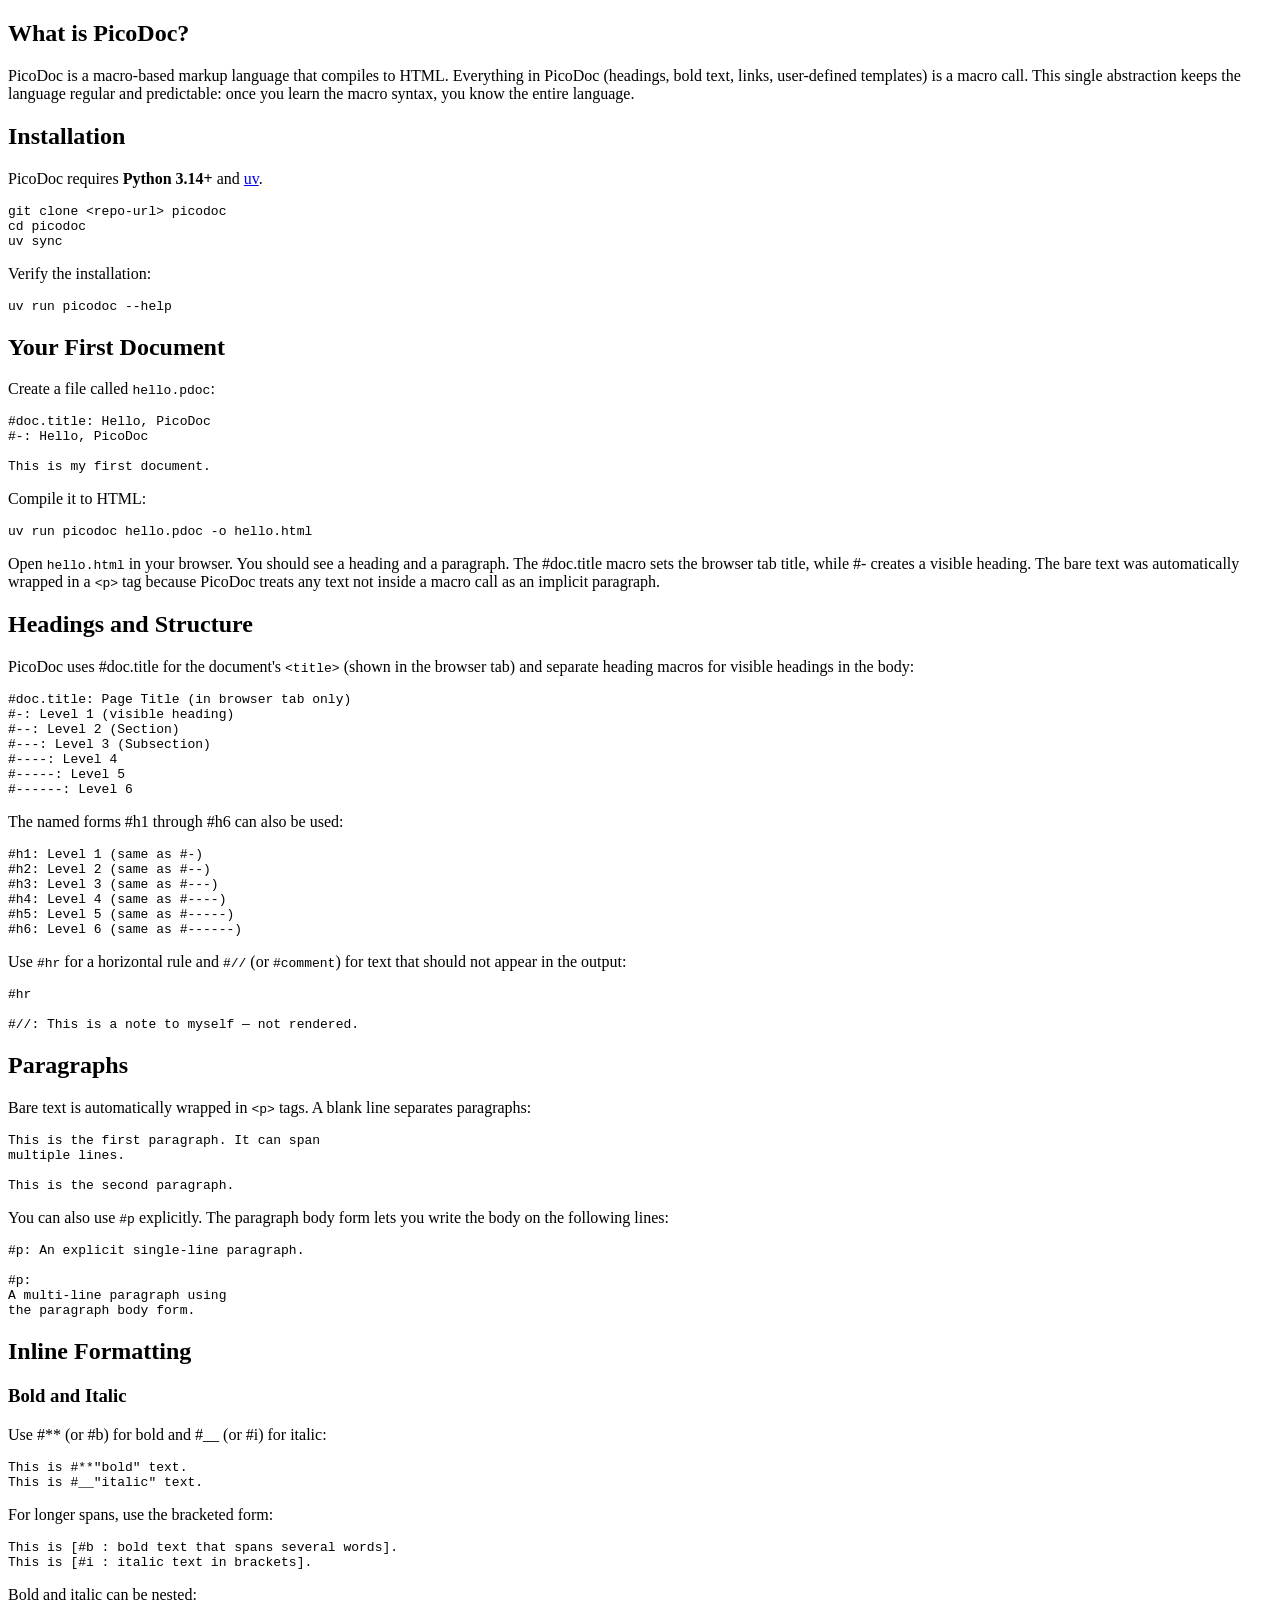
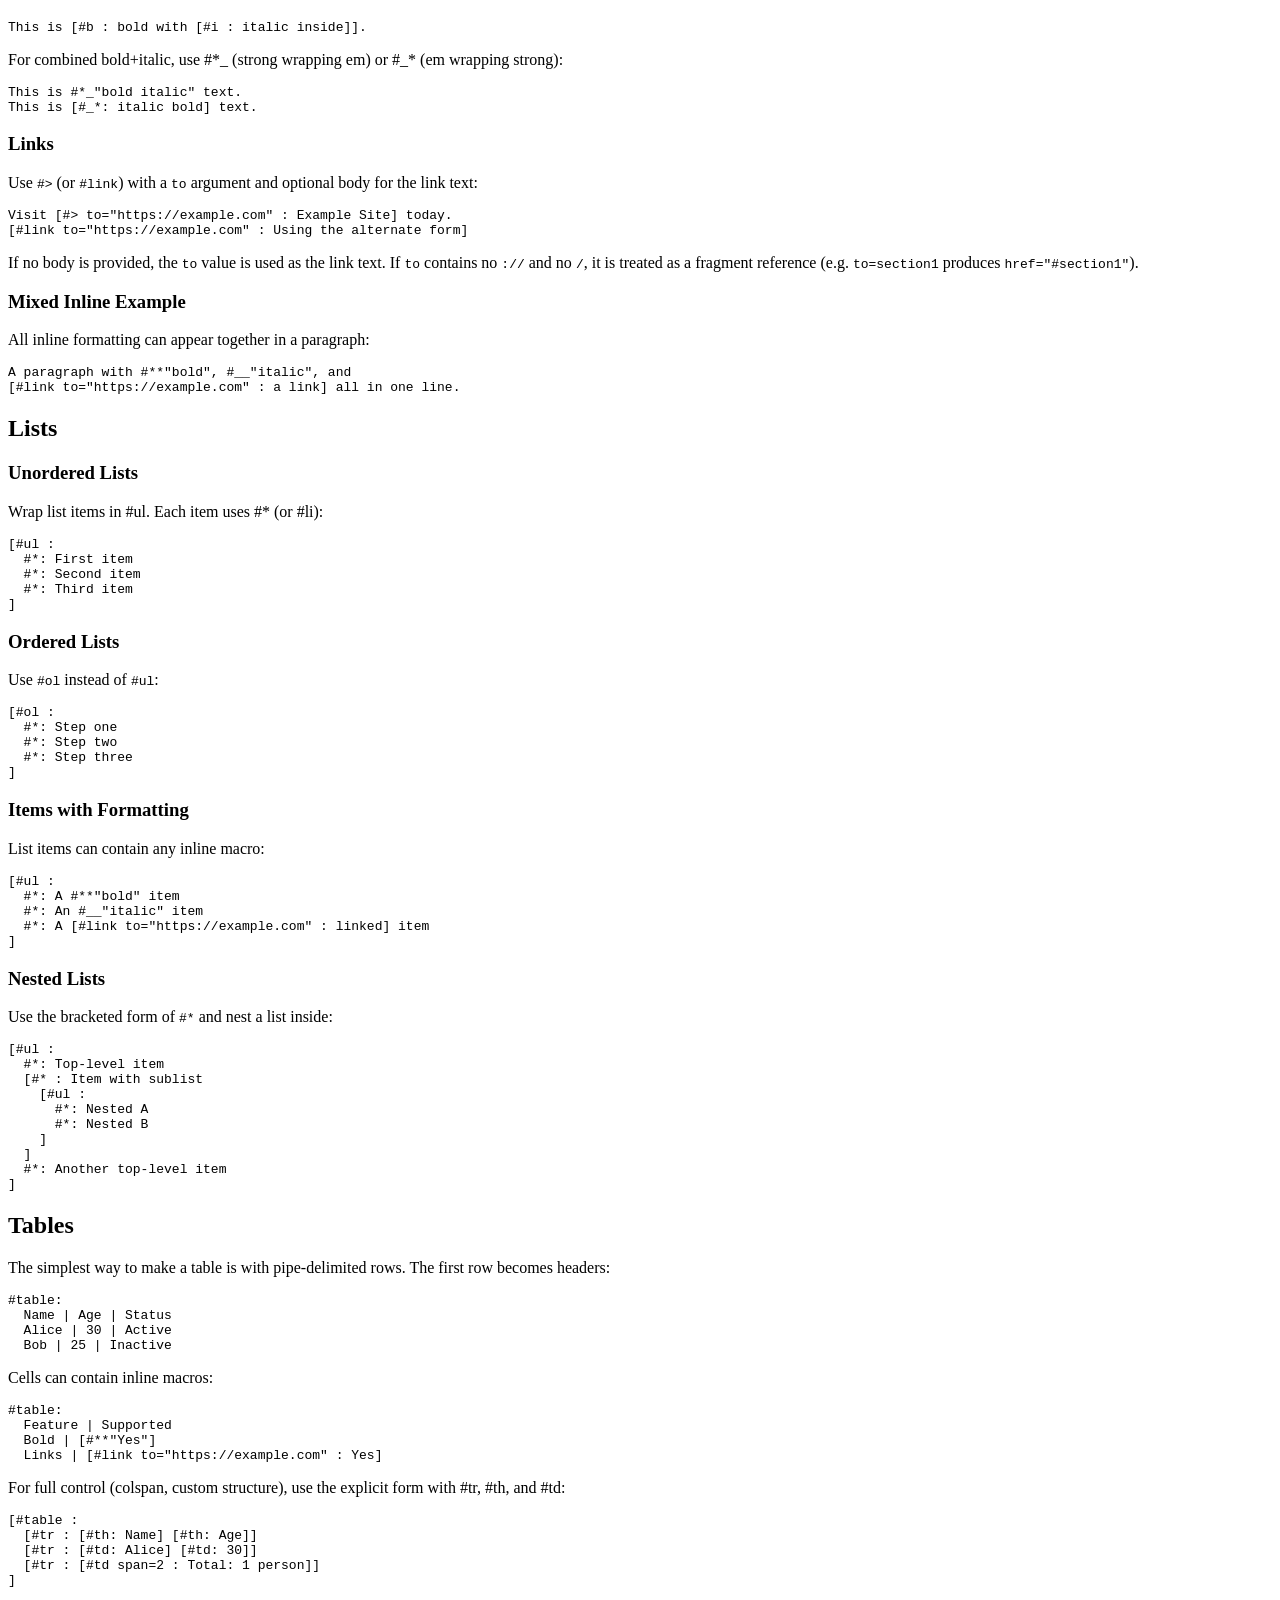
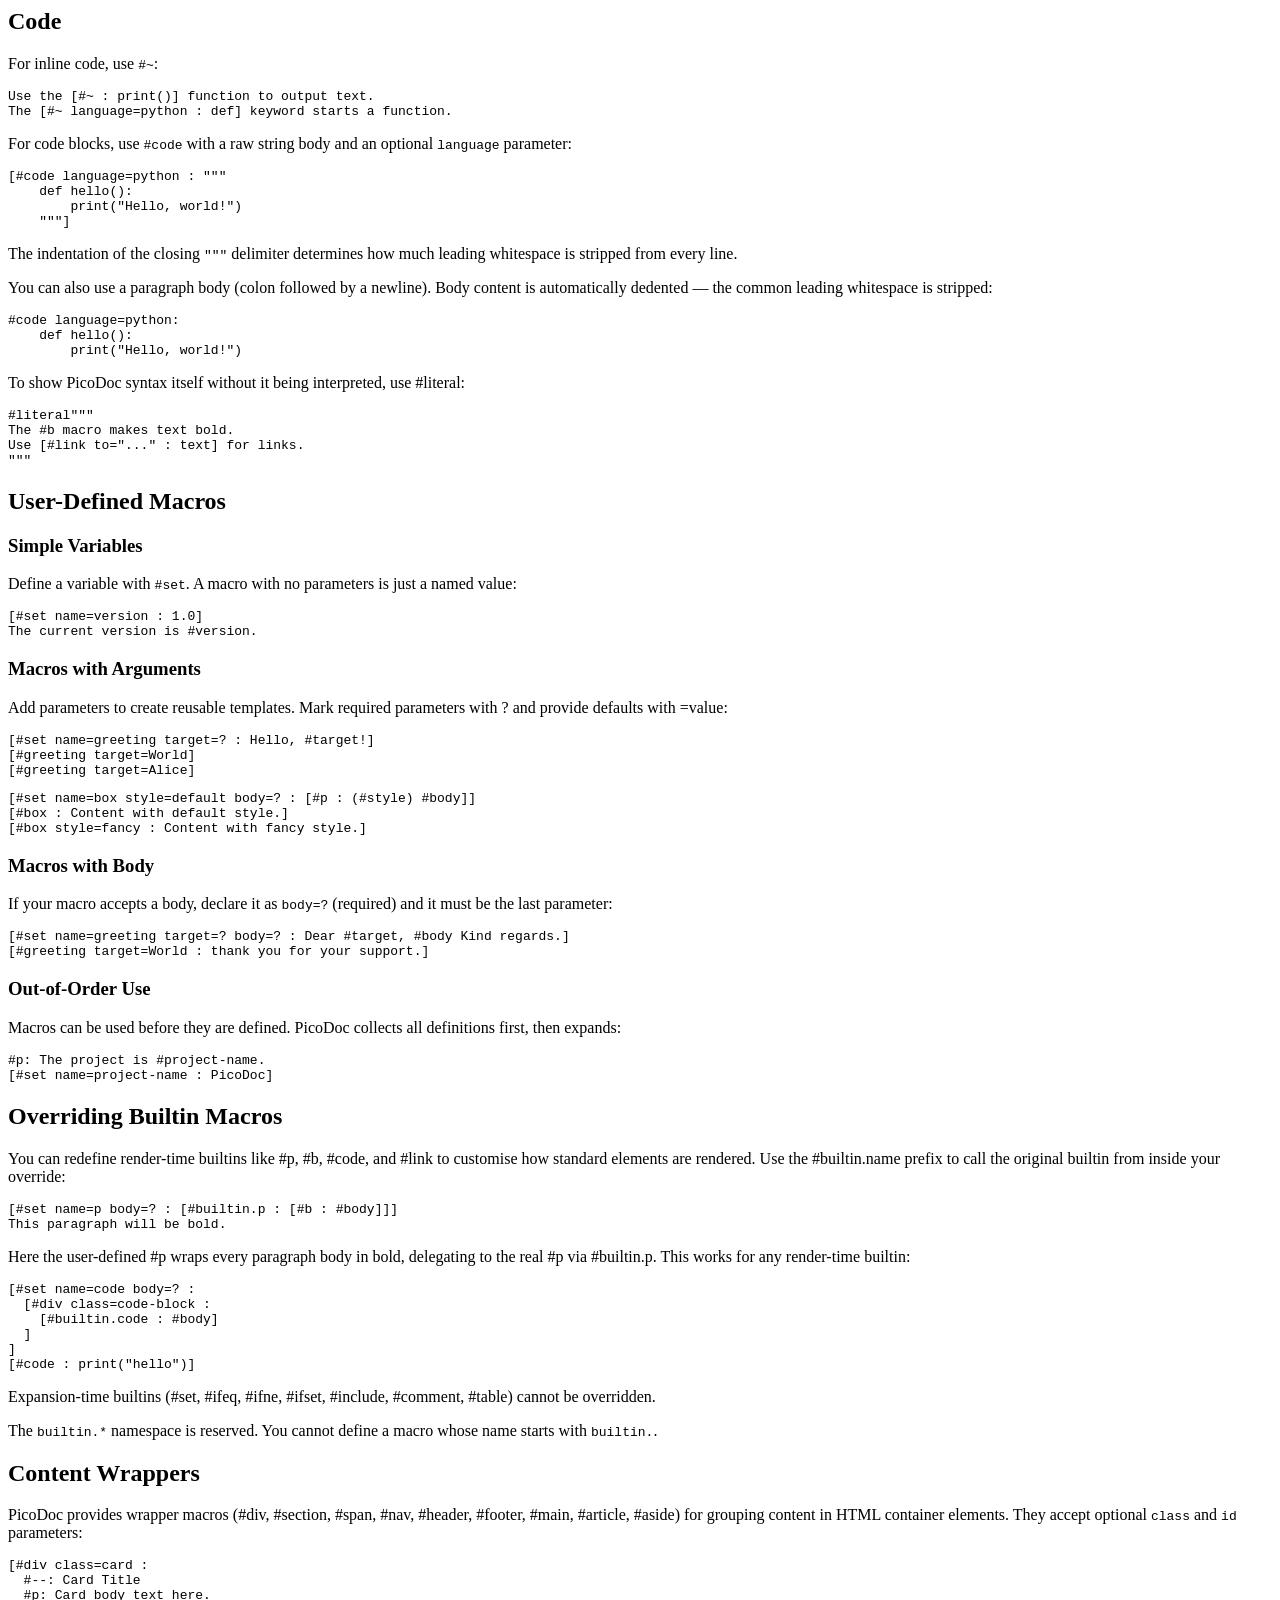
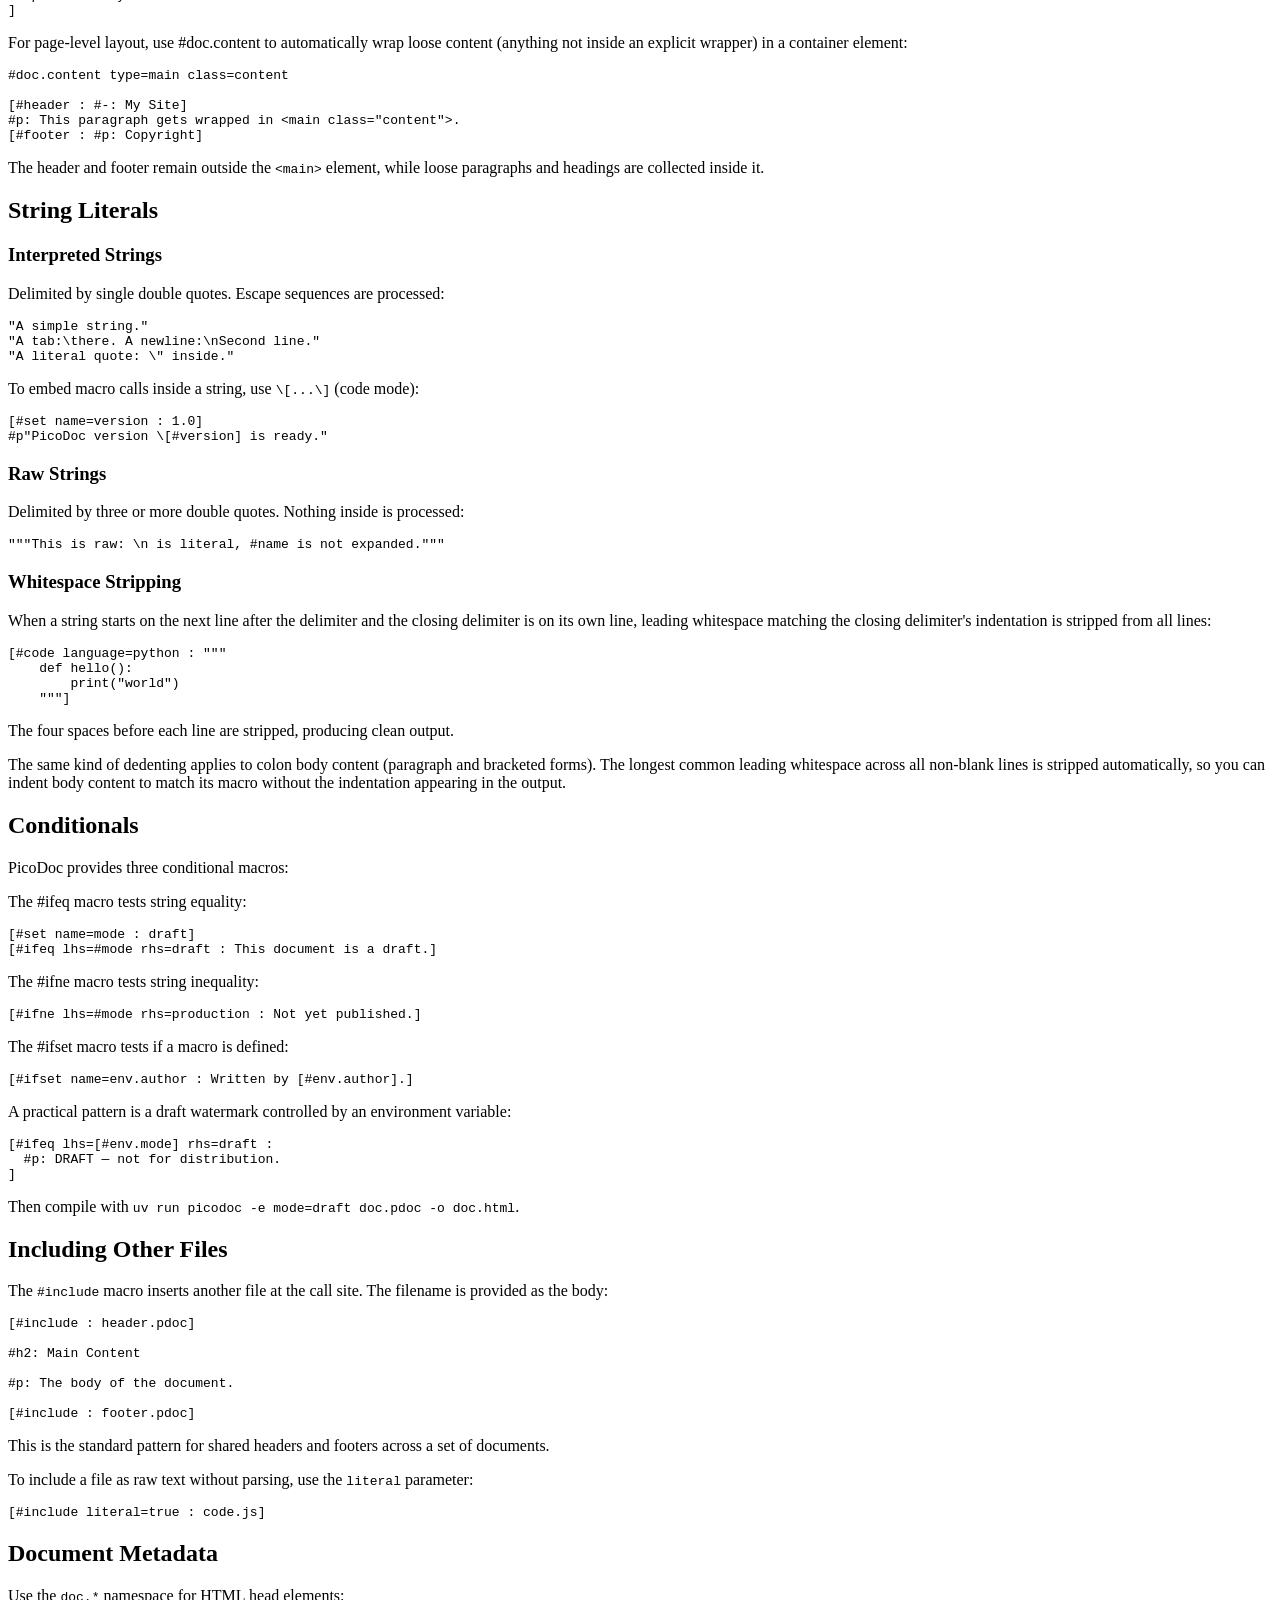
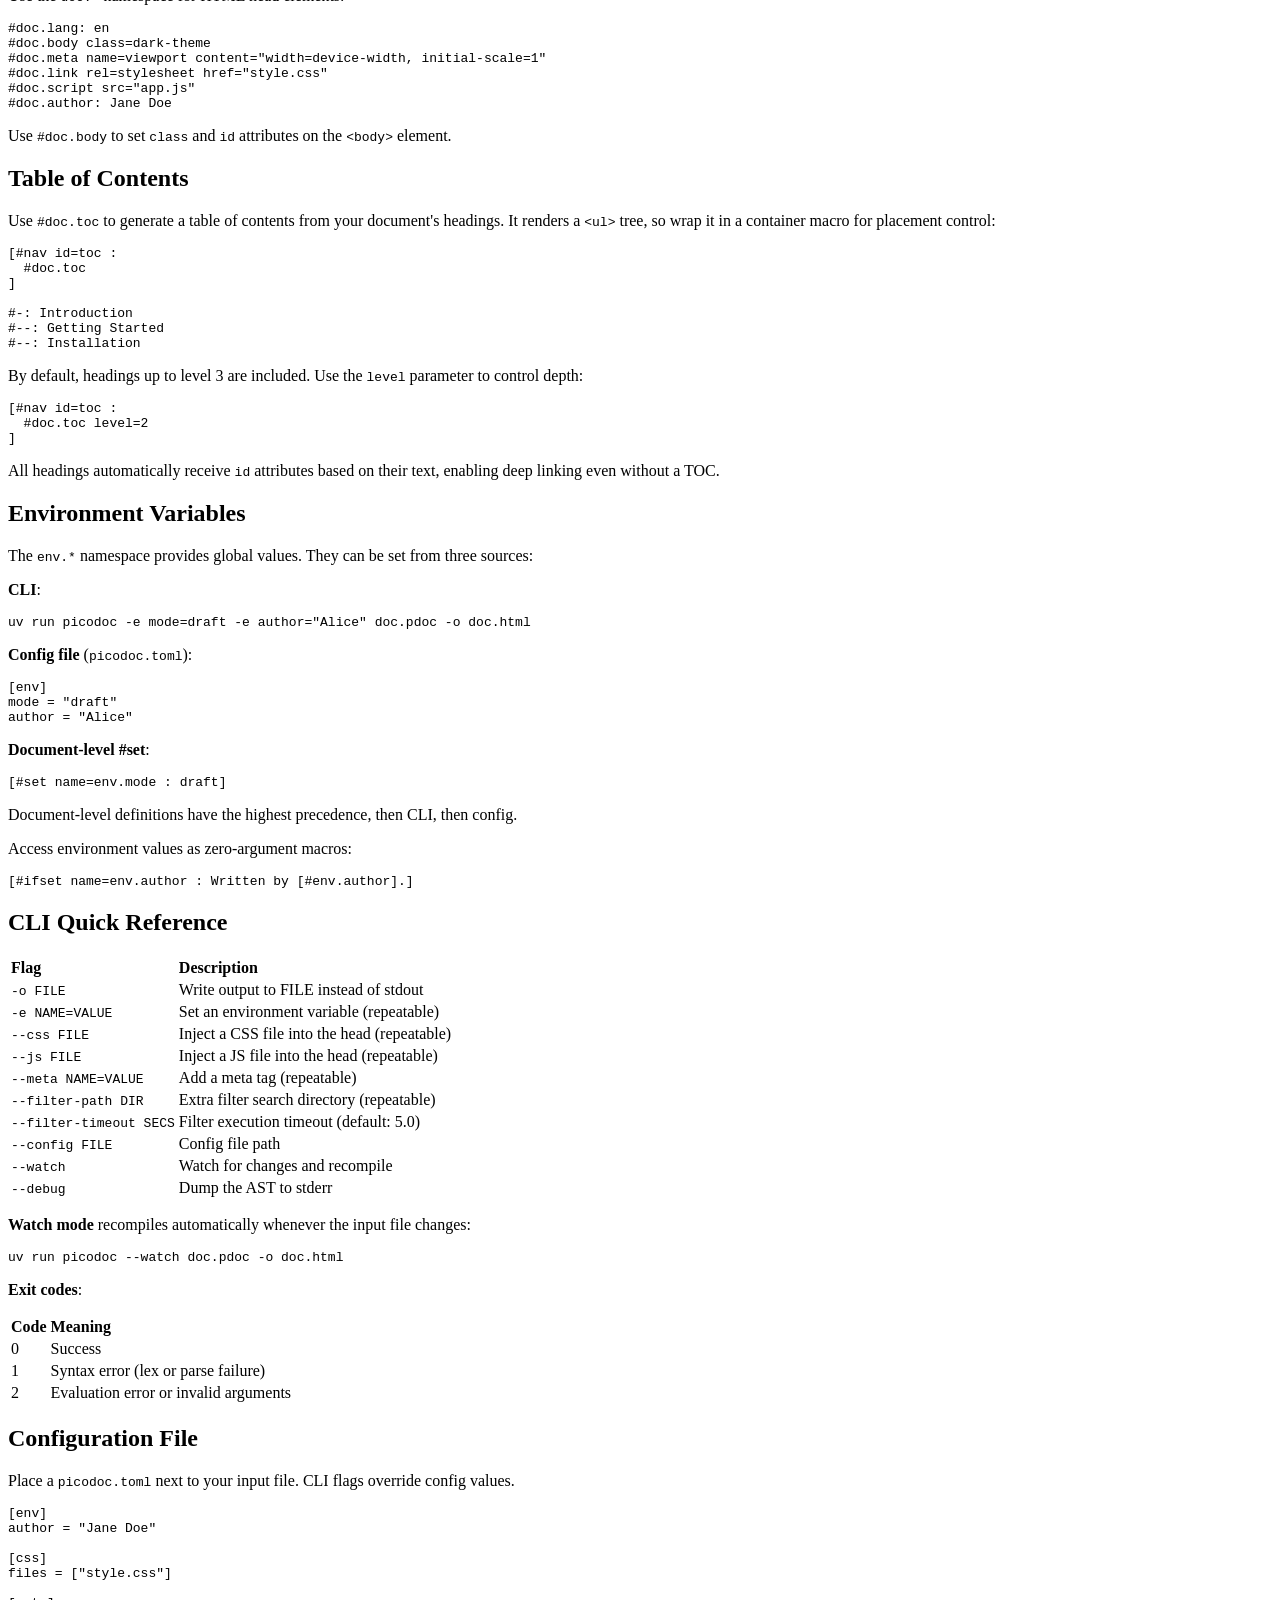
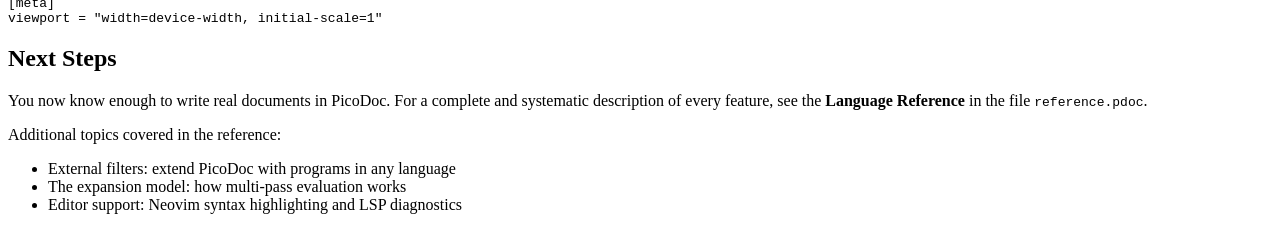
<file: docs/tutorial.html>
<!DOCTYPE html>
<html lang="en">
<head>
<meta charset="utf-8">
<title>Getting Started with PicoDoc</title>
</head>
<body>
<h2 id="what-is-picodoc">What is PicoDoc?</h2>
<p>PicoDoc is a macro-based markup language that compiles to HTML. Everything in
PicoDoc (headings, bold text, links, user-defined templates) is a macro
call. This single abstraction keeps the language regular and predictable: once
you learn the macro syntax, you know the entire language.</p>
<h2 id="installation">Installation</h2>
<p>PicoDoc requires <strong>Python 3.14+</strong> and <a href="https://docs.astral.sh/uv/">uv</a>.</p>
<pre><code>git clone &lt;repo-url&gt; picodoc
cd picodoc
uv sync</code></pre>
<p>Verify the installation:</p>
<pre><code>uv run picodoc --help</code></pre>
<h2 id="your-first-document">Your First Document</h2>
<p>Create a file called <code>hello.pdoc</code>:</p>
<pre><code>#doc.title: Hello, PicoDoc
#-: Hello, PicoDoc

This is my first document.</code></pre>
<p>Compile it to HTML:</p>
<pre><code>uv run picodoc hello.pdoc -o hello.html</code></pre>
<p>Open <code>hello.html</code> in your browser. You should see a heading and a
paragraph. The #doc.title macro sets the browser tab title, while #-
creates a visible heading. The bare text was automatically wrapped
in a <code>&lt;p&gt;</code> tag because PicoDoc treats any text not inside a macro
call as an implicit paragraph.</p>
<h2 id="headings-and-structure">Headings and Structure</h2>
<p>PicoDoc uses #doc.title for the document's <code>&lt;title&gt;</code> (shown in the
browser tab) and separate heading macros for visible headings in the body:</p>
<pre><code>#doc.title: Page Title (in browser tab only)
#-: Level 1 (visible heading)
#--: Level 2 (Section)
#---: Level 3 (Subsection)
#----: Level 4
#-----: Level 5
#------: Level 6</code></pre>
<p>The named forms #h1 through #h6 can also be used:</p>
<pre><code>#h1: Level 1 (same as #-)
#h2: Level 2 (same as #--)
#h3: Level 3 (same as #---)
#h4: Level 4 (same as #----)
#h5: Level 5 (same as #-----)
#h6: Level 6 (same as #------)</code></pre>
<p>Use <code>#hr</code> for a horizontal rule and <code>#//</code> (or <code>#comment</code>)
for text that should not appear in the output:</p>
<pre><code>#hr

#//: This is a note to myself &#x2014; not rendered.</code></pre>
<h2 id="paragraphs">Paragraphs</h2>
<p>Bare text is automatically wrapped in <code>&lt;p&gt;</code> tags. A blank line
separates paragraphs:</p>
<pre><code>This is the first paragraph. It can span
multiple lines.

This is the second paragraph.</code></pre>
<p>You can also use <code>#p</code> explicitly. The paragraph body form lets you
write the body on the following lines:</p>
<pre><code>#p: An explicit single-line paragraph.

#p:
A multi-line paragraph using
the paragraph body form.</code></pre>
<h2 id="inline-formatting">Inline Formatting</h2>
<h3 id="bold-and-italic">Bold and Italic</h3>
<p>Use #** (or #b) for bold and #__ (or #i) for italic:</p>
<pre><code>This is #**"bold" text.
This is #__"italic" text.</code></pre>
<p>For longer spans, use the bracketed form:</p>
<pre><code>This is [#b : bold text that spans several words].
This is [#i : italic text in brackets].</code></pre>
<p>Bold and italic can be nested:</p>
<pre><code>This is [#b : bold with [#i : italic inside]].</code></pre>
<p>For combined bold+italic, use #*_ (strong wrapping em) or #_* (em wrapping
strong):</p>
<pre><code>This is #*_"bold italic" text.
This is [#_*: italic bold] text.</code></pre>
<h3 id="links">Links</h3>
<p>Use <code>#&gt;</code> (or <code>#link</code>) with a <code>to</code> argument
and optional body for the link text:</p>
<pre><code>Visit [#&gt; to="https://example.com" : Example Site] today.
[#link to="https://example.com" : Using the alternate form]</code></pre>
<p>If no body is provided, the <code>to</code> value is used as the link text.
If <code>to</code> contains no <code>://</code> and no <code>/</code>, it is treated as
a fragment reference (e.g. <code>to=section1</code> produces <code>href="#section1"</code>).</p>
<h3 id="mixed-inline-example">Mixed Inline Example</h3>
<p>All inline formatting can appear together in a paragraph:</p>
<pre><code>A paragraph with #**"bold", #__"italic", and
[#link to="https://example.com" : a link] all in one line.</code></pre>
<h2 id="lists">Lists</h2>
<h3 id="unordered-lists">Unordered Lists</h3>
<p>Wrap list items in #ul. Each item uses #* (or #li):</p>
<pre><code>[#ul :
  #*: First item
  #*: Second item
  #*: Third item
]</code></pre>
<h3 id="ordered-lists">Ordered Lists</h3>
<p>Use <code>#ol</code> instead of <code>#ul</code>:</p>
<pre><code>[#ol :
  #*: Step one
  #*: Step two
  #*: Step three
]</code></pre>
<h3 id="items-with-formatting">Items with Formatting</h3>
<p>List items can contain any inline macro:</p>
<pre><code>[#ul :
  #*: A #**"bold" item
  #*: An #__"italic" item
  #*: A [#link to="https://example.com" : linked] item
]</code></pre>
<h3 id="nested-lists">Nested Lists</h3>
<p>Use the bracketed form of <code>#*</code> and nest a list inside:</p>
<pre><code>[#ul :
  #*: Top-level item
  [#* : Item with sublist
    [#ul :
      #*: Nested A
      #*: Nested B
    ]
  ]
  #*: Another top-level item
]</code></pre>
<h2 id="tables">Tables</h2>
<p>The simplest way to make a table is with pipe-delimited rows. The first row
becomes headers:</p>
<pre><code>#table:
  Name | Age | Status
  Alice | 30 | Active
  Bob | 25 | Inactive</code></pre>
<p>Cells can contain inline macros:</p>
<pre><code>#table:
  Feature | Supported
  Bold | [#**"Yes"]
  Links | [#link to="https://example.com" : Yes]</code></pre>
<p>For full control (colspan, custom structure), use the explicit form with
#tr, #th, and #td:</p>
<pre><code>[#table :
  [#tr : [#th: Name] [#th: Age]]
  [#tr : [#td: Alice] [#td: 30]]
  [#tr : [#td span=2 : Total: 1 person]]
]</code></pre>
<h2 id="code">Code</h2>
<p>For inline code, use <code>#~</code>:</p>
<pre><code>Use the [#~ : print()] function to output text.
The [#~ language=python : def] keyword starts a function.</code></pre>
<p>For code blocks, use <code>#code</code> with a raw string body and an optional
<code>language</code> parameter:</p>
<pre><code>[#code language=python : """
    def hello():
        print("Hello, world!")
    """]</code></pre>
<p>The indentation of the closing <code>"""</code> delimiter determines how much
leading whitespace is stripped from every line.</p>
<p>You can also use a paragraph body (colon followed by a newline). Body content
is automatically dedented &#x2014; the common leading whitespace is stripped:</p>
<pre><code>#code language=python:
    def hello():
        print("Hello, world!")
</code></pre>
<p>To show PicoDoc syntax itself without it being interpreted, use #literal:</p>
<pre><code>#literal"""
The #b macro makes text bold.
Use [#link to="..." : text] for links.
"""</code></pre>
<h2 id="user-defined-macros">User-Defined Macros</h2>
<h3 id="simple-variables">Simple Variables</h3>
<p>Define a variable with <code>#set</code>. A macro with no parameters is just a
named value:</p>
<pre><code>[#set name=version : 1.0]
The current version is #version.</code></pre>
<h3 id="macros-with-arguments">Macros with Arguments</h3>
<p>Add parameters to create reusable templates. Mark required parameters with
? and provide defaults with =value:</p>
<pre><code>[#set name=greeting target=? : Hello, #target!]
[#greeting target=World]
[#greeting target=Alice]</code></pre>
<pre><code>[#set name=box style=default body=? : [#p : (#style) #body]]
[#box : Content with default style.]
[#box style=fancy : Content with fancy style.]</code></pre>
<h3 id="macros-with-body">Macros with Body</h3>
<p>If your macro accepts a body, declare it as <code>body=?</code> (required) and
it must be the last parameter:</p>
<pre><code>[#set name=greeting target=? body=? : Dear #target, #body Kind regards.]
[#greeting target=World : thank you for your support.]</code></pre>
<h3 id="out-of-order-use">Out-of-Order Use</h3>
<p>Macros can be used before they are defined. PicoDoc collects all definitions
first, then expands:</p>
<pre><code>#p: The project is #project-name.
[#set name=project-name : PicoDoc]</code></pre>
<h2 id="overriding-builtin-macros">Overriding Builtin Macros</h2>
<p>You can redefine render-time builtins like #p, #b, #code, and #link to
customise how standard elements are rendered. Use the #builtin.name prefix
to call the original builtin from inside your override:</p>
<pre><code>[#set name=p body=? : [#builtin.p : [#b : #body]]]
This paragraph will be bold.</code></pre>
<p>Here the user-defined #p wraps every paragraph body in bold, delegating to
the real #p via #builtin.p. This works for any render-time builtin:</p>
<pre><code>[#set name=code body=? :
  [#div class=code-block :
    [#builtin.code : #body]
  ]
]
[#code : print("hello")]</code></pre>
<p>Expansion-time builtins (#set, #ifeq, #ifne, #ifset, #include,
#comment, #table) cannot be overridden.</p>
<p>The <code>builtin.*</code> namespace is reserved. You cannot define a macro whose
name starts with <code>builtin.</code>.</p>
<h2 id="content-wrappers">Content Wrappers</h2>
<p>PicoDoc provides wrapper macros (#div, #section, #span, #nav, #header,
#footer, #main, #article, #aside) for grouping content in HTML container
elements. They accept optional <code>class</code> and <code>id</code> parameters:</p>
<pre><code>[#div class=card :
  #--: Card Title
  #p: Card body text here.
]</code></pre>
<p>For page-level layout, use #doc.content to automatically wrap loose content
(anything not inside an explicit wrapper) in a container element:</p>
<pre><code>#doc.content type=main class=content

[#header : #-: My Site]
#p: This paragraph gets wrapped in &lt;main class="content"&gt;.
[#footer : #p: Copyright]</code></pre>
<p>The header and footer remain outside the <code>&lt;main&gt;</code> element, while loose
paragraphs and headings are collected inside it.</p>
<h2 id="string-literals">String Literals</h2>
<h3 id="interpreted-strings">Interpreted Strings</h3>
<p>Delimited by single double quotes. Escape sequences are processed:</p>
<pre><code>"A simple string."
"A tab:\there. A newline:\nSecond line."
"A literal quote: \" inside."</code></pre>
<p>To embed macro calls inside a string, use <code>\[...\]</code> (code mode):</p>
<pre><code>[#set name=version : 1.0]
#p"PicoDoc version \[#version] is ready."</code></pre>
<h3 id="raw-strings">Raw Strings</h3>
<p>Delimited by three or more double quotes. Nothing inside is processed:</p>
<pre><code>"""This is raw: \n is literal, #name is not expanded."""</code></pre>
<h3 id="whitespace-stripping">Whitespace Stripping</h3>
<p>When a string starts on the next line after the delimiter and the closing
delimiter is on its own line, leading whitespace matching the closing
delimiter's indentation is stripped from all lines:</p>
<pre><code>[#code language=python : """
    def hello():
        print("world")
    """]</code></pre>
<p>The four spaces before each line are stripped, producing clean output.</p>
<p>The same kind of dedenting applies to colon body content (paragraph and
bracketed forms). The longest common leading whitespace across all non-blank
lines is stripped automatically, so you can indent body content to match
its macro without the indentation appearing in the output.</p>
<h2 id="conditionals">Conditionals</h2>
<p>PicoDoc provides three conditional macros:</p>
<p>The #ifeq macro tests string equality:</p>
<pre><code>[#set name=mode : draft]
[#ifeq lhs=#mode rhs=draft : This document is a draft.]</code></pre>
<p>The #ifne macro tests string inequality:</p>
<pre><code>[#ifne lhs=#mode rhs=production : Not yet published.]</code></pre>
<p>The #ifset macro tests if a macro is defined:</p>
<pre><code>[#ifset name=env.author : Written by [#env.author].]</code></pre>
<p>A practical pattern is a draft watermark controlled by an environment
variable:</p>
<pre><code>[#ifeq lhs=[#env.mode] rhs=draft :
  #p: DRAFT &#x2014; not for distribution.
]</code></pre>
<p>Then compile with <code>uv run picodoc -e mode=draft doc.pdoc -o doc.html</code>.</p>
<h2 id="including-other-files">Including Other Files</h2>
<p>The <code>#include</code> macro inserts another file at the call site. The
filename is provided as the body:</p>
<pre><code>[#include : header.pdoc]

#h2: Main Content

#p: The body of the document.

[#include : footer.pdoc]</code></pre>
<p>This is the standard pattern for shared headers and footers across a set of
documents.</p>
<p>To include a file as raw text without parsing, use the <code>literal</code>
parameter:</p>
<pre><code>[#include literal=true : code.js]</code></pre>
<h2 id="document-metadata">Document Metadata</h2>
<p>Use the <code>doc.*</code> namespace for HTML head elements:</p>
<pre><code>#doc.lang: en
#doc.body class=dark-theme
#doc.meta name=viewport content="width=device-width, initial-scale=1"
#doc.link rel=stylesheet href="style.css"
#doc.script src="app.js"
#doc.author: Jane Doe</code></pre>
<p>Use <code>#doc.body</code> to set <code>class</code> and <code>id</code> attributes on the
<code>&lt;body&gt;</code> element.</p>
<h2 id="table-of-contents">Table of Contents</h2>
<p>Use <code>#doc.toc</code> to generate a table of contents from your document's
headings. It renders a <code>&lt;ul&gt;</code> tree, so wrap it in a container macro
for placement control:</p>
<pre><code>[#nav id=toc :
  #doc.toc
]

#-: Introduction
#--: Getting Started
#--: Installation</code></pre>
<p>By default, headings up to level 3 are included. Use the <code>level</code>
parameter to control depth:</p>
<pre><code>[#nav id=toc :
  #doc.toc level=2
]</code></pre>
<p>All headings automatically receive <code>id</code> attributes based on their text,
enabling deep linking even without a TOC.</p>
<h2 id="environment-variables">Environment Variables</h2>
<p>The <code>env.*</code> namespace provides global values. They can be set from
three sources:</p>
<p><strong>CLI</strong>:</p>
<pre><code>uv run picodoc -e mode=draft -e author="Alice" doc.pdoc -o doc.html</code></pre>
<p><strong>Config file</strong> (<code>picodoc.toml</code>):</p>
<pre><code>[env]
mode = "draft"
author = "Alice"</code></pre>
<p><strong>Document-level #set</strong>:</p>
<pre><code>[#set name=env.mode : draft]</code></pre>
<p>Document-level definitions have the highest precedence, then CLI, then config.</p>
<p>Access environment values as zero-argument macros:</p>
<pre><code>[#ifset name=env.author : Written by [#env.author].]</code></pre>
<h2 id="cli-quick-reference">CLI Quick Reference</h2>
<table>
<thead>
<tr><th style="text-align: left">Flag</th><th style="text-align: left">Description</th></tr>
</thead>
<tbody>
<tr><td><code>-o FILE</code></td><td>Write output to FILE instead of stdout</td></tr>
<tr><td><code>-e NAME=VALUE</code></td><td>Set an environment variable (repeatable)</td></tr>
<tr><td><code>--css FILE</code></td><td>Inject a CSS file into the head (repeatable)</td></tr>
<tr><td><code>--js FILE</code></td><td>Inject a JS file into the head (repeatable)</td></tr>
<tr><td><code>--meta NAME=VALUE</code></td><td>Add a meta tag (repeatable)</td></tr>
<tr><td><code>--filter-path DIR</code></td><td>Extra filter search directory (repeatable)</td></tr>
<tr><td><code>--filter-timeout SECS</code></td><td>Filter execution timeout (default: 5.0)</td></tr>
<tr><td><code>--config FILE</code></td><td>Config file path</td></tr>
<tr><td><code>--watch</code></td><td>Watch for changes and recompile</td></tr>
<tr><td><code>--debug</code></td><td>Dump the AST to stderr</td></tr>
</tbody>
</table>
<p><strong>Watch mode</strong> recompiles automatically whenever the input file changes:</p>
<pre><code>uv run picodoc --watch doc.pdoc -o doc.html</code></pre>
<p><strong>Exit codes</strong>:</p>
<table>
<thead>
<tr><th style="text-align: left">Code</th><th style="text-align: left">Meaning</th></tr>
</thead>
<tbody>
<tr><td>0</td><td>Success</td></tr>
<tr><td>1</td><td>Syntax error (lex or parse failure)</td></tr>
<tr><td>2</td><td>Evaluation error or invalid arguments</td></tr>
</tbody>
</table>
<h2 id="configuration-file">Configuration File</h2>
<p>Place a <code>picodoc.toml</code> next to your input file. CLI flags override
config values.</p>
<pre><code>[env]
author = "Jane Doe"

[css]
files = ["style.css"]

[meta]
viewport = "width=device-width, initial-scale=1"</code></pre>
<h2 id="next-steps">Next Steps</h2>
<p>You now know enough to write real documents in PicoDoc. For a complete and
systematic description of every feature, see the <strong>Language Reference</strong>
in the file <code>reference.pdoc</code>.</p>
<p>Additional topics covered in the reference:</p>
<ul>
<li>External filters: extend PicoDoc with programs in any language</li>
<li>The expansion model: how multi-pass evaluation works</li>
<li>Editor support: Neovim syntax highlighting and LSP diagnostics</li>
</ul>
</body>
</html>
</file>
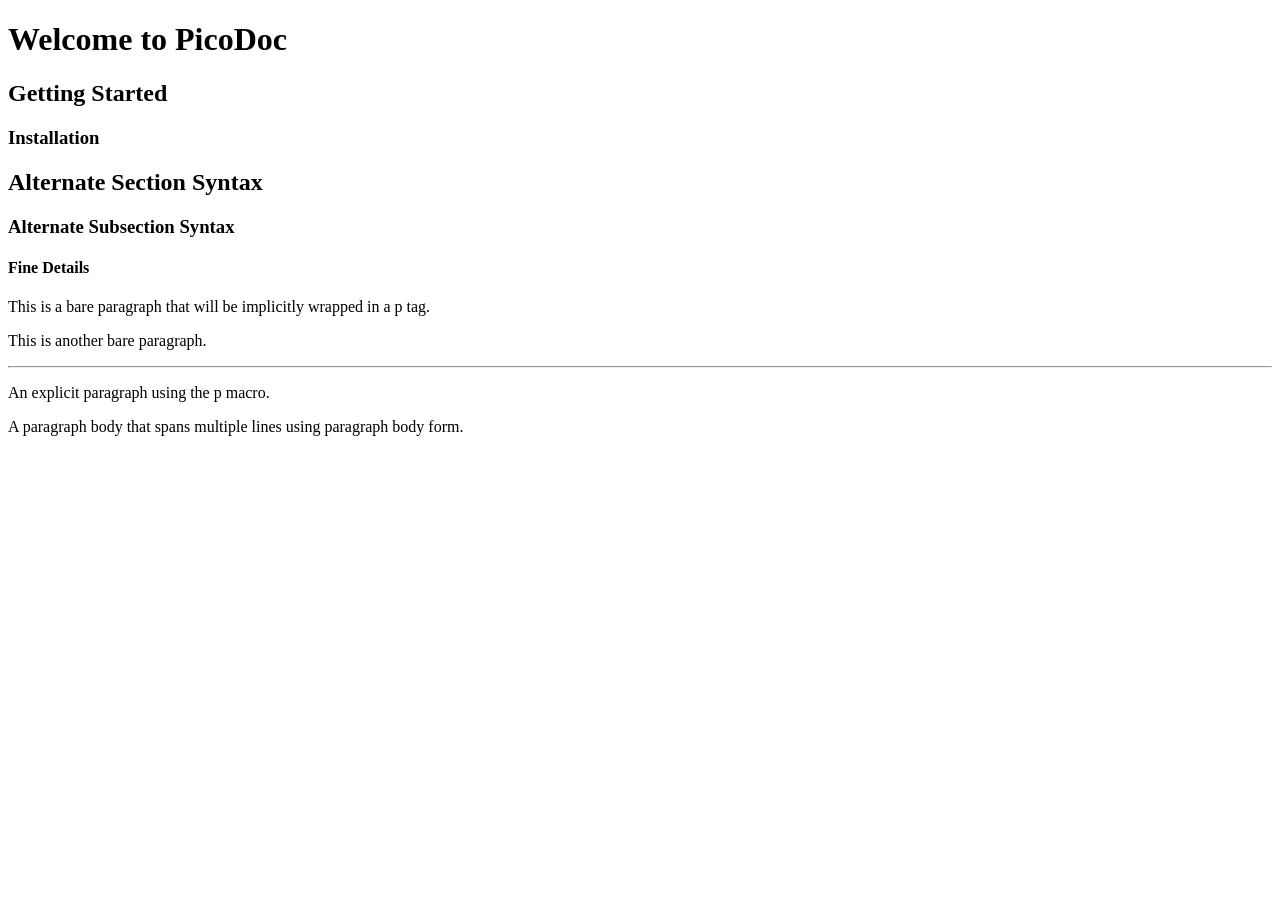
<file: examples/01-basic-document.html>
<!DOCTYPE html>
<html>
<head>
<meta charset="utf-8">
<title>Welcome to PicoDoc</title>
</head>
<body>
<h1 id="welcome-to-picodoc">Welcome to PicoDoc</h1>
<h2 id="getting-started">Getting Started</h2>
<h3 id="installation">Installation</h3>
<h2 id="alternate-section-syntax">Alternate Section Syntax</h2>
<h3 id="alternate-subsection-syntax">Alternate Subsection Syntax</h3>
<h4 id="fine-details">Fine Details</h4>
<p>This is a bare paragraph that will be
implicitly wrapped in a p tag.</p>
<p>This is another bare paragraph.</p>
<hr>
<p>An explicit paragraph using the p macro.</p>
<p>A paragraph body that spans
multiple lines using paragraph body form.</p>
</body>
</html>
</file>
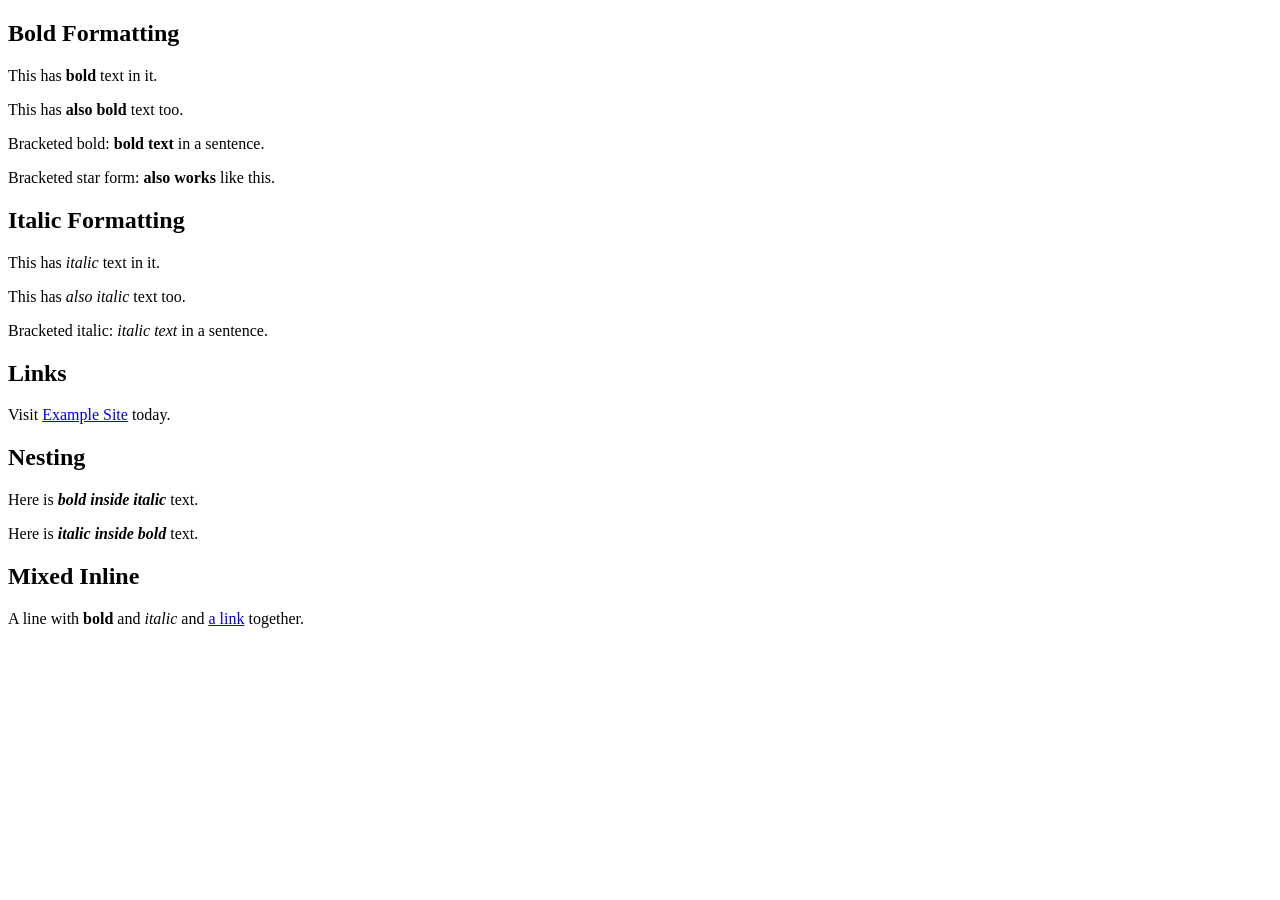
<file: examples/02-inline-formatting.html>
<!DOCTYPE html>
<html>
<head>
<meta charset="utf-8">
</head>
<body>
<h2 id="bold-formatting">Bold Formatting</h2>
<p>This has <strong>bold</strong> text in it.</p>
<p>This has <strong>also bold</strong> text too.</p>
<p>Bracketed bold: <strong>bold text</strong> in a sentence.</p>
<p>Bracketed star form: <strong>also works</strong> like this.</p>
<h2 id="italic-formatting">Italic Formatting</h2>
<p>This has <em>italic</em> text in it.</p>
<p>This has <em>also italic</em> text too.</p>
<p>Bracketed italic: <em>italic text</em> in a sentence.</p>
<h2 id="links">Links</h2>
<p>Visit <a href="https://example.com">Example Site</a> today.</p>
<h2 id="nesting">Nesting</h2>
<p>Here is <em><strong>bold inside italic</strong></em> text.</p>
<p>Here is <strong><em>italic inside bold</em></strong> text.</p>
<h2 id="mixed-inline">Mixed Inline</h2>
<p>A line with <strong>bold</strong> and <em>italic</em> and <a href="https://example.com">a link</a> together.</p>
</body>
</html>
</file>
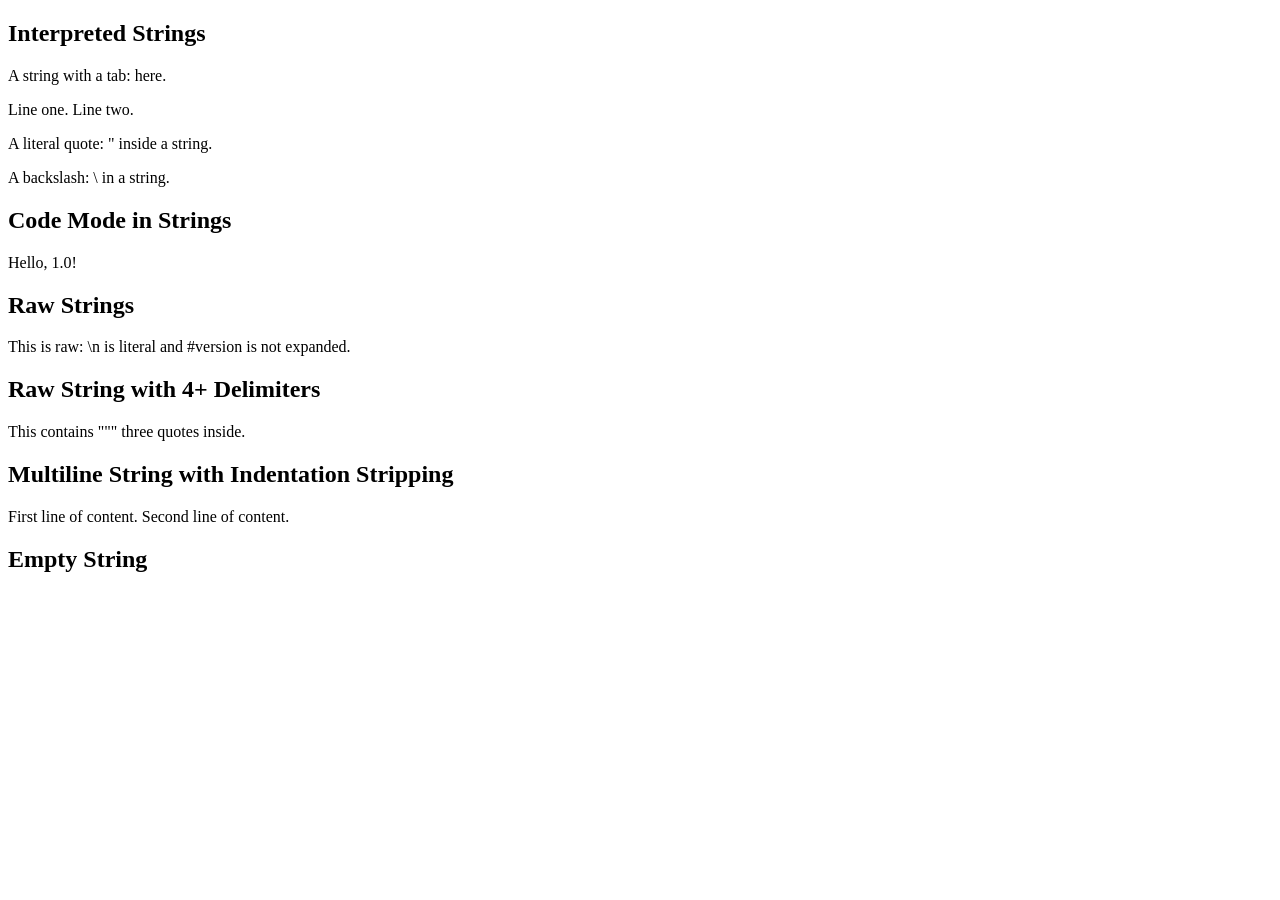
<file: examples/03-strings.html>
<!DOCTYPE html>
<html>
<head>
<meta charset="utf-8">
</head>
<body>
<h2 id="interpreted-strings">Interpreted Strings</h2>
<p>A string with a tab:	here.</p>
<p>Line one.
Line two.</p>
<p>A literal quote: " inside a string.</p>
<p>A backslash: \ in a string.</p>
<h2 id="code-mode-in-strings">Code Mode in Strings</h2>
<p>Hello, 1.0!</p>
<h2 id="raw-strings">Raw Strings</h2>
<p>This is raw: \n is literal and #version is not expanded.</p>
<h2 id="raw-string-with-4-delimiters">Raw String with 4+ Delimiters</h2>
<p>This contains """ three quotes inside.</p>
<h2 id="multiline-string-with-indentation-stripping">Multiline String with Indentation Stripping</h2>
<p>First line of content.
Second line of content.</p>
<h2 id="empty-string">Empty String</h2>
<p></p>
</body>
</html>
</file>
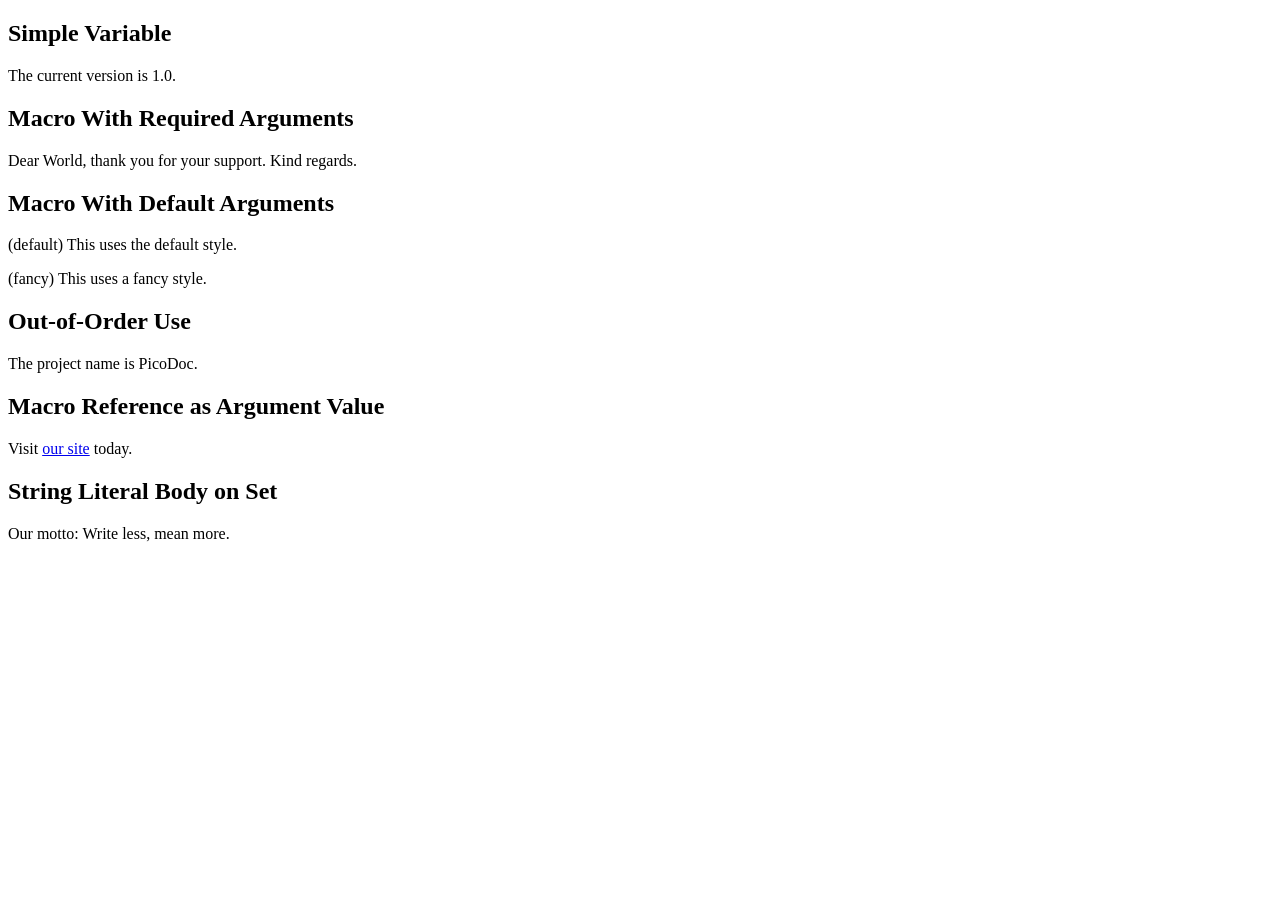
<file: examples/04-user-macros.html>
<!DOCTYPE html>
<html>
<head>
<meta charset="utf-8">
</head>
<body>
<h2 id="simple-variable">Simple Variable</h2>
<p>The current version is 1.0.</p>
<h2 id="macro-with-required-arguments">Macro With Required Arguments</h2>
<p>Dear World, thank you for your support. Kind regards.</p>
<h2 id="macro-with-default-arguments">Macro With Default Arguments</h2>
<p>(default) This uses the default style.</p>
<p>(fancy) This uses a fancy style.</p>
<h2 id="out-of-order-use">Out-of-Order Use</h2>
<p>The project name is PicoDoc.</p>
<h2 id="macro-reference-as-argument-value">Macro Reference as Argument Value</h2>
<p>Visit <a href="https://example.com">our site</a> today.</p>
<h2 id="string-literal-body-on-set">String Literal Body on Set</h2>
<p>Our motto: Write less, mean more.</p>
</body>
</html>
</file>
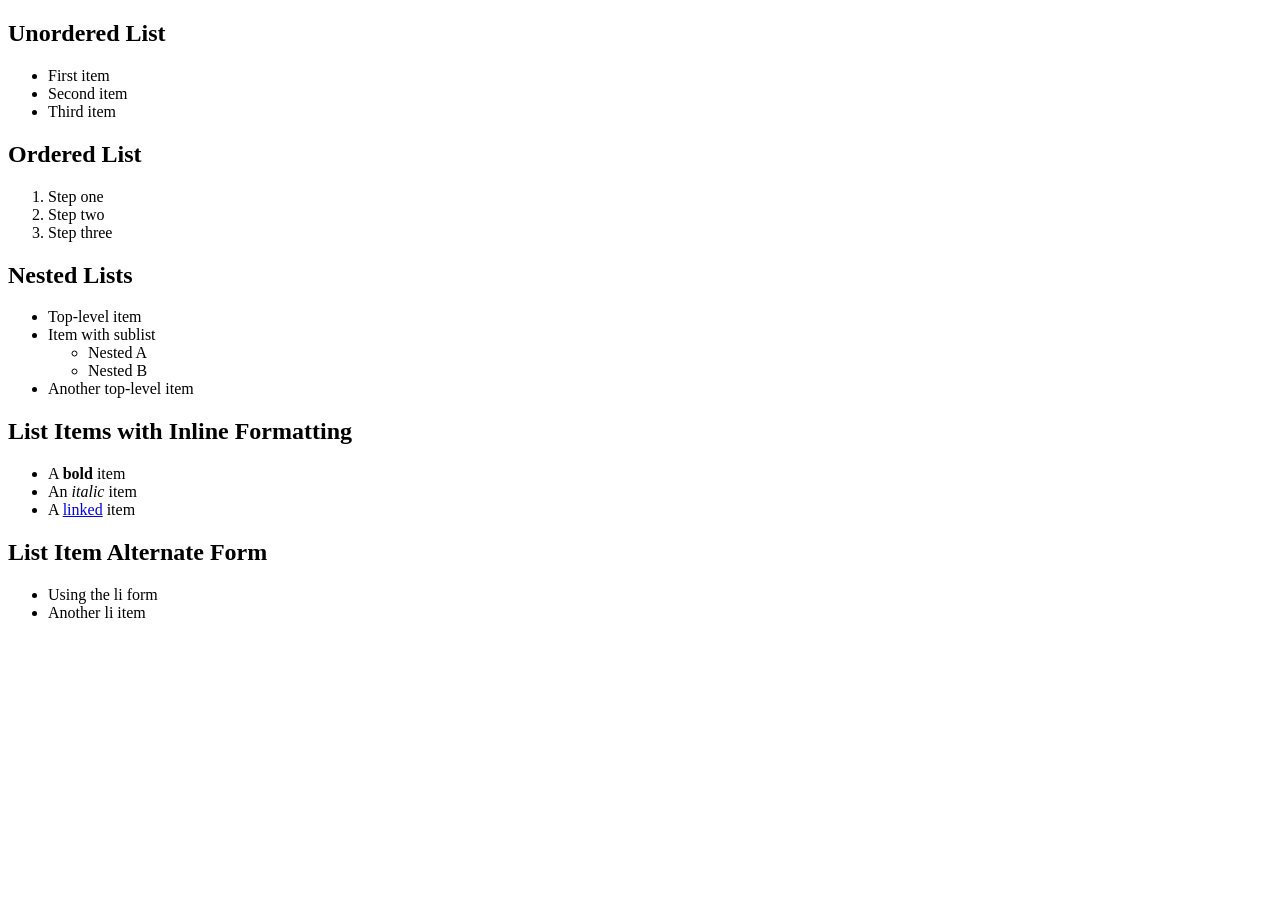
<file: examples/05-lists.html>
<!DOCTYPE html>
<html>
<head>
<meta charset="utf-8">
</head>
<body>
<h2 id="unordered-list">Unordered List</h2>
<ul>
<li>First item</li>
<li>Second item</li>
<li>Third item</li>
</ul>
<h2 id="ordered-list">Ordered List</h2>
<ol>
<li>Step one</li>
<li>Step two</li>
<li>Step three</li>
</ol>
<h2 id="nested-lists">Nested Lists</h2>
<ul>
<li>Top-level item</li>
<li>Item with sublist
<ul>
<li>Nested A</li>
<li>Nested B</li>
</ul>
</li>
<li>Another top-level item</li>
</ul>
<h2 id="list-items-with-inline-formatting">List Items with Inline Formatting</h2>
<ul>
<li>A <strong>bold</strong> item</li>
<li>An <em>italic</em> item</li>
<li>A <a href="https://example.com">linked</a> item</li>
</ul>
<h2 id="list-item-alternate-form">List Item Alternate Form</h2>
<ul>
<li>Using the li form</li>
<li>Another li item</li>
</ul>
</body>
</html>
</file>
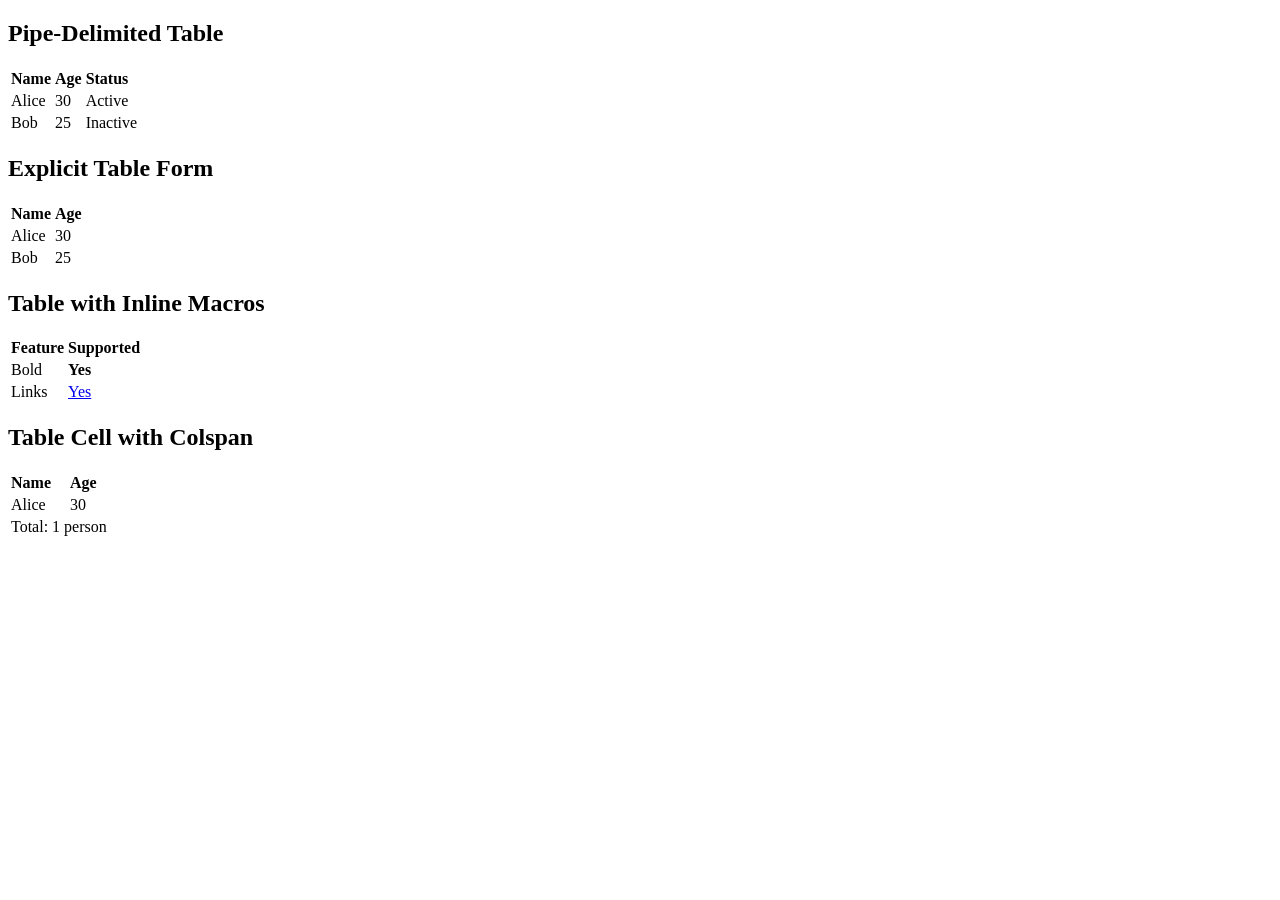
<file: examples/06-tables.html>
<!DOCTYPE html>
<html>
<head>
<meta charset="utf-8">
</head>
<body>
<h2 id="pipe-delimited-table">Pipe-Delimited Table</h2>
<table>
<thead>
<tr><th style="text-align: left">Name</th><th style="text-align: left">Age</th><th style="text-align: left">Status</th></tr>
</thead>
<tbody>
<tr><td>Alice</td><td>30</td><td>Active</td></tr>
<tr><td>Bob</td><td>25</td><td>Inactive</td></tr>
</tbody>
</table>
<h2 id="explicit-table-form">Explicit Table Form</h2>
<table>
<thead>
<tr><th style="text-align: left">Name</th><th style="text-align: left">Age</th></tr>
</thead>
<tbody>
<tr><td>Alice</td><td>30</td></tr>
<tr><td>Bob</td><td>25</td></tr>
</tbody>
</table>
<h2 id="table-with-inline-macros">Table with Inline Macros</h2>
<table>
<thead>
<tr><th style="text-align: left">Feature</th><th style="text-align: left">Supported</th></tr>
</thead>
<tbody>
<tr><td>Bold</td><td><strong>Yes</strong></td></tr>
<tr><td>Links</td><td><a href="https://example.com">Yes</a></td></tr>
</tbody>
</table>
<h2 id="table-cell-with-colspan">Table Cell with Colspan</h2>
<table>
<thead>
<tr><th style="text-align: left">Name</th><th style="text-align: left">Age</th></tr>
</thead>
<tbody>
<tr><td>Alice</td><td>30</td></tr>
<tr><td colspan="2">Total: 1 person</td></tr>
</tbody>
</table>
</body>
</html>
</file>
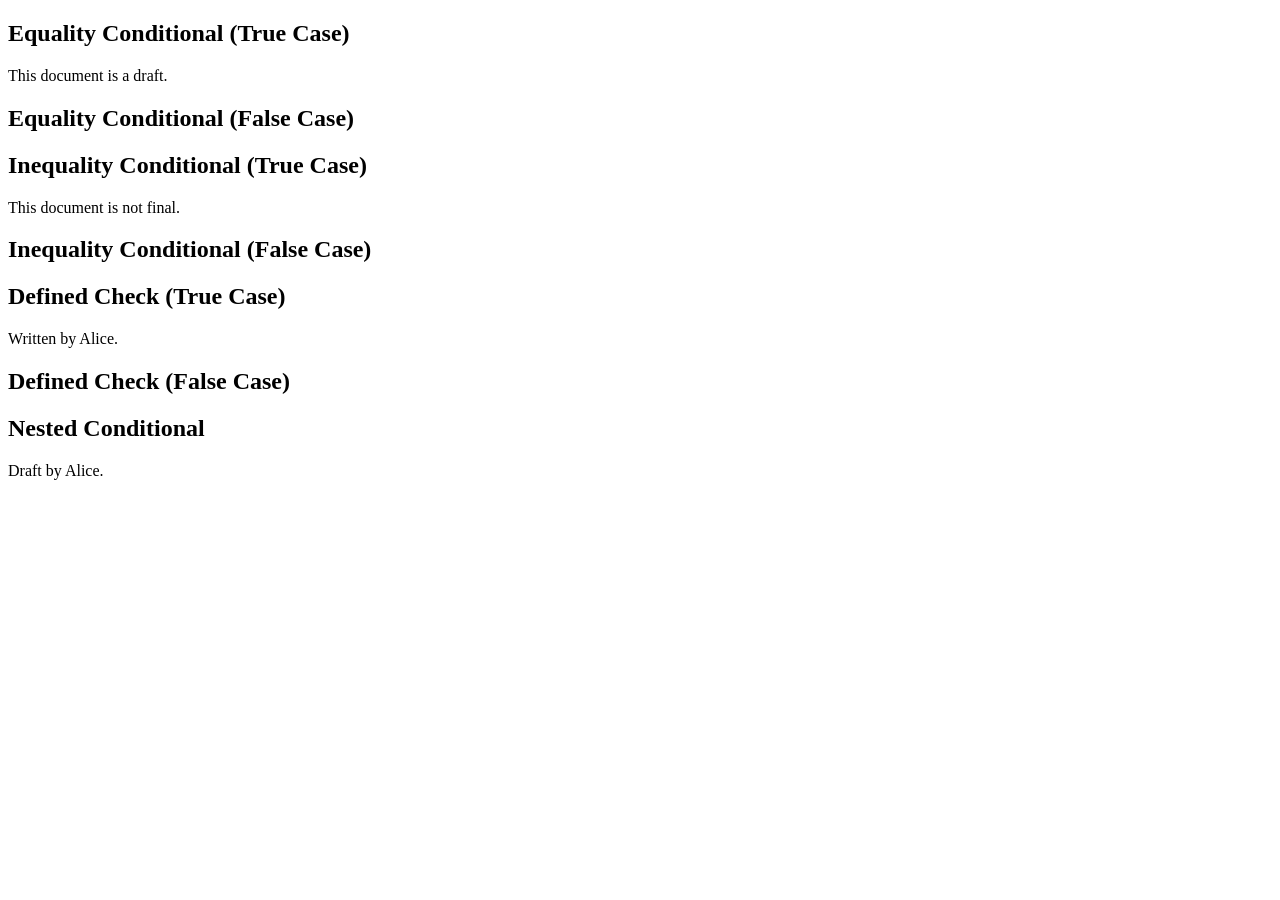
<file: examples/07-conditionals.html>
<!DOCTYPE html>
<html>
<head>
<meta charset="utf-8">
</head>
<body>
<h2 id="equality-conditional-true-case">Equality Conditional (True Case)</h2>
<p>This document is a draft.</p>
<h2 id="equality-conditional-false-case">Equality Conditional (False Case)</h2>
<h2 id="inequality-conditional-true-case">Inequality Conditional (True Case)</h2>
<p>This document is not final.</p>
<h2 id="inequality-conditional-false-case">Inequality Conditional (False Case)</h2>
<h2 id="defined-check-true-case">Defined Check (True Case)</h2>
<p>Written by Alice.</p>
<h2 id="defined-check-false-case">Defined Check (False Case)</h2>
<h2 id="nested-conditional">Nested Conditional</h2>
<p>Draft by Alice.</p>
</body>
</html>
</file>
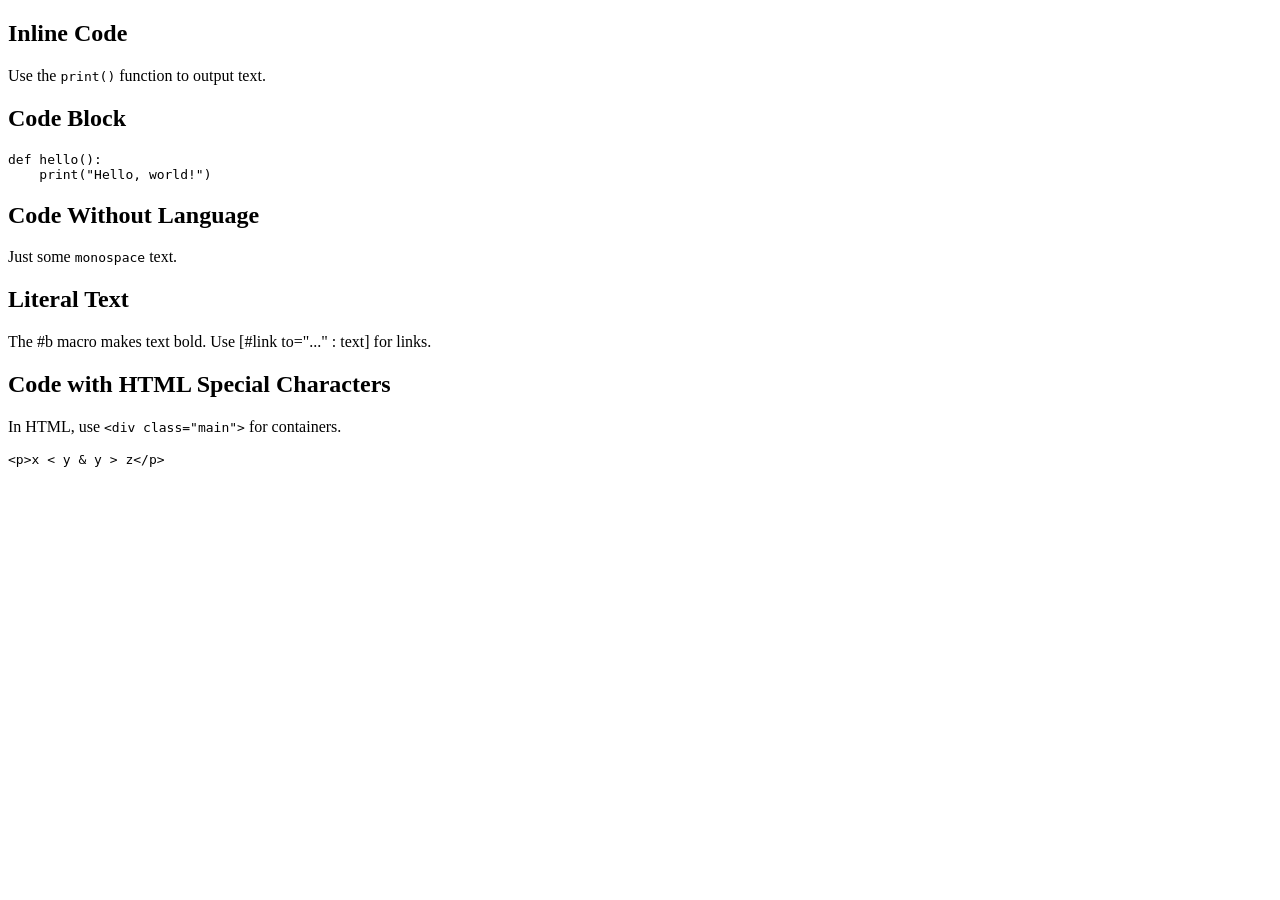
<file: examples/08-code-and-literal.html>
<!DOCTYPE html>
<html>
<head>
<meta charset="utf-8">
</head>
<body>
<h2 id="inline-code">Inline Code</h2>
<p>Use the <code class="language-python">print()</code> function to output text.</p>
<h2 id="code-block">Code Block</h2>
<pre><code class="language-python">def hello():
    print("Hello, world!")</code></pre>
<h2 id="code-without-language">Code Without Language</h2>
<p>Just some <code>monospace</code> text.</p>
<h2 id="literal-text">Literal Text</h2>
The #b macro makes text bold.
Use [#link to="..." : text] for links.
<h2 id="code-with-html-special-characters">Code with HTML Special Characters</h2>
<p>In HTML, use <code>&lt;div class="main"&gt;</code> for containers.</p>
<pre><code class="language-html">&lt;p&gt;x &lt; y &amp; y &gt; z&lt;/p&gt;</code></pre>
</body>
</html>
</file>
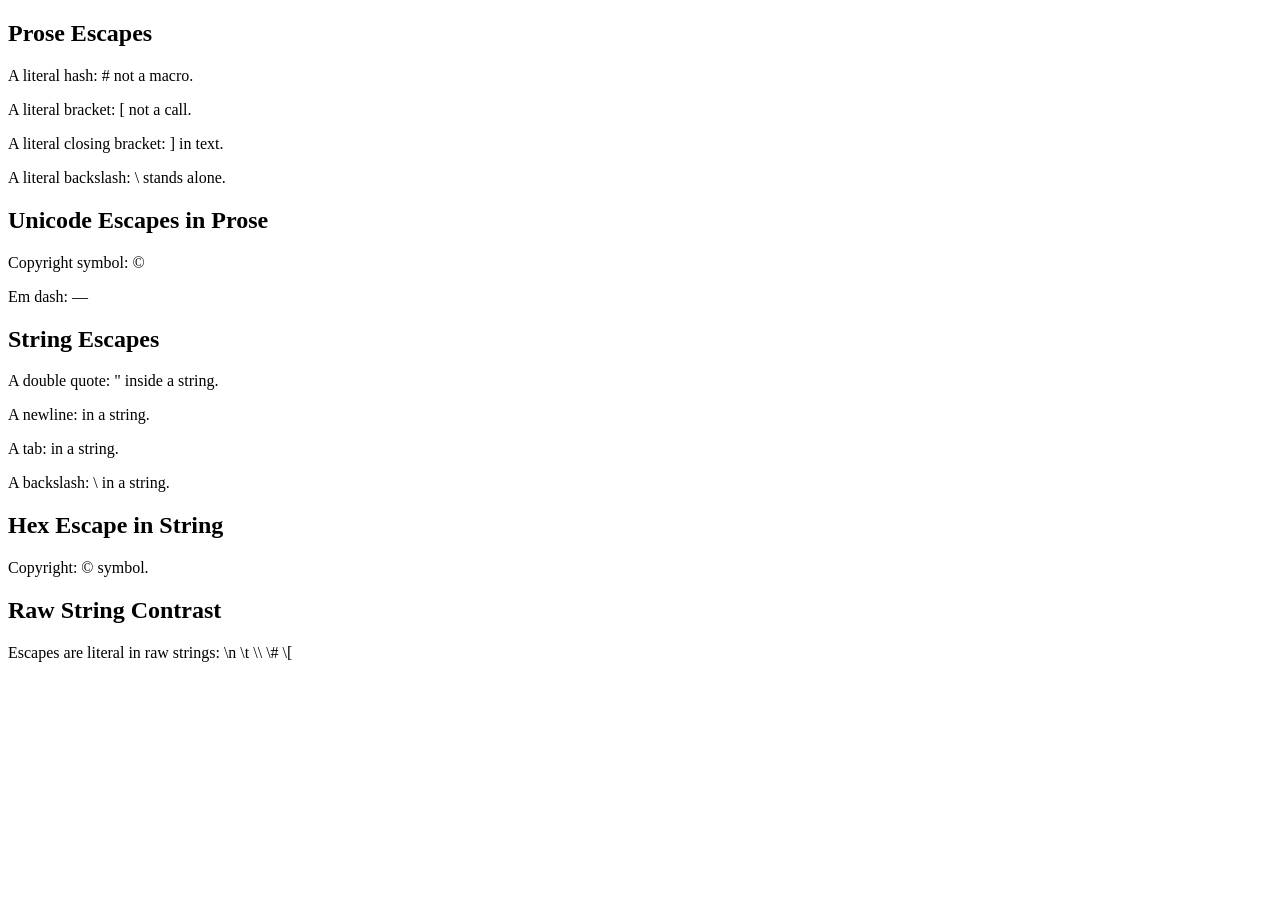
<file: examples/09-escaping.html>
<!DOCTYPE html>
<html>
<head>
<meta charset="utf-8">
</head>
<body>
<h2 id="prose-escapes">Prose Escapes</h2>
<p>A literal hash: # not a macro.</p>
<p>A literal bracket: [ not a call.</p>
<p>A literal closing bracket: ] in text.</p>
<p>A literal backslash: \ stands alone.</p>
<h2 id="unicode-escapes-in-prose">Unicode Escapes in Prose</h2>
<p>Copyright symbol: &#xA9;</p>
<p>Em dash: &#x2014;</p>
<h2 id="string-escapes">String Escapes</h2>
<p>A double quote: " inside a string.</p>
<p>A newline:
in a string.</p>
<p>A tab:	in a string.</p>
<p>A backslash: \ in a string.</p>
<h2 id="hex-escape-in-string">Hex Escape in String</h2>
<p>Copyright: &#xA9; symbol.</p>
<h2 id="raw-string-contrast">Raw String Contrast</h2>
<p>Escapes are literal in raw strings: \n \t \\ \# \[</p>
</body>
</html>
</file>
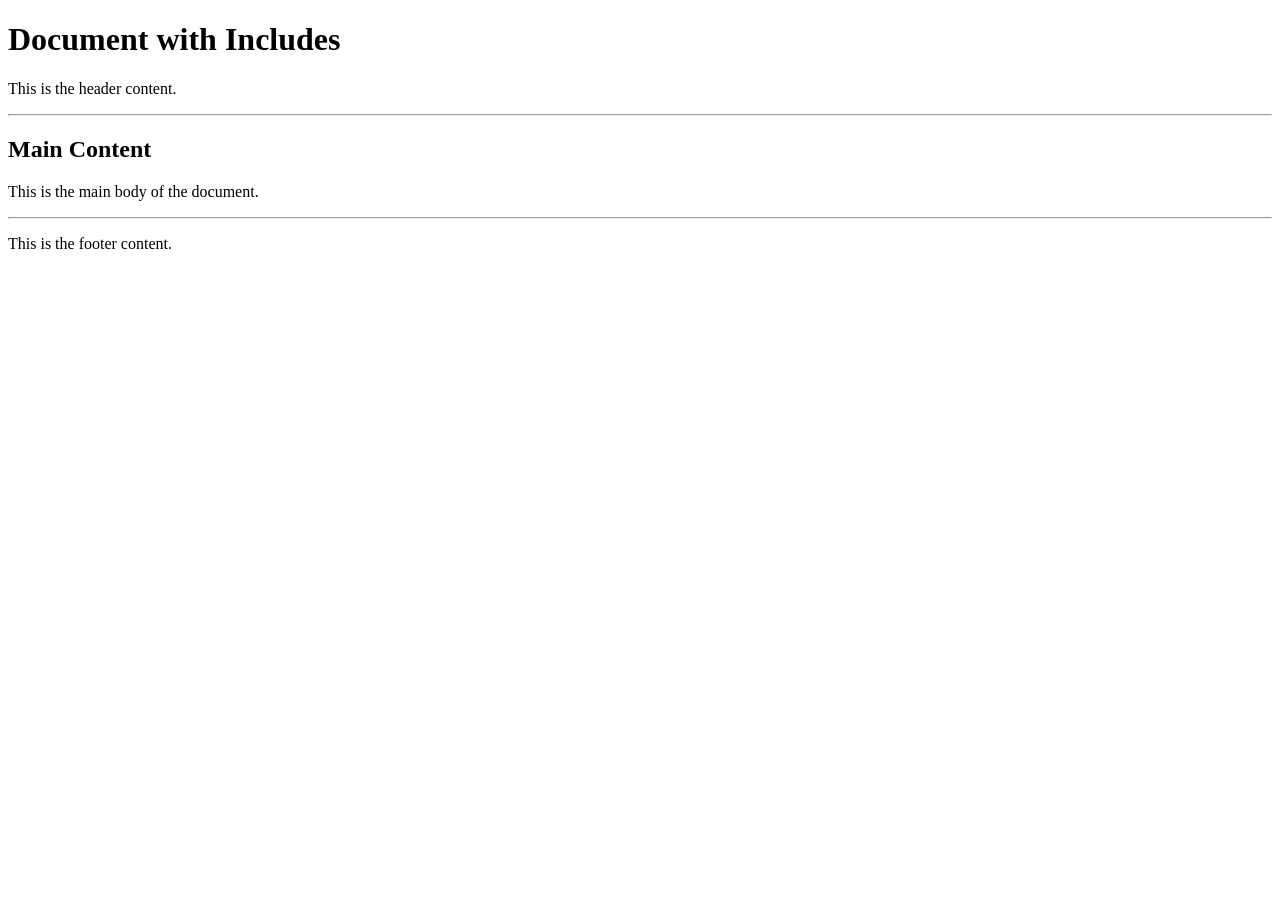
<file: examples/11-include/main.html>
<!DOCTYPE html>
<html>
<head>
<meta charset="utf-8">
<title>Document with Includes</title>
</head>
<body>
<h1 id="document-with-includes">Document with Includes</h1>
<p>This is the header content.</p>
<hr>
<h2 id="main-content">Main Content</h2>
<p>This is the main body of the document.</p>
<hr>
<p>This is the footer content.</p>
</body>
</html>
</file>
<file: docs/style/picodoc.css>
/* picodoc.css — reusable stylesheet for picodoc-generated documents */

/* ---- 1. Font faces ---- */

/* nunito-regular - latin */
@font-face {
  font-family: 'Nunito';
  font-style: normal;
  font-weight: 400;
  src:
      local('Nunito Regular'),
      local('Nunito-Regular'),
      url('nunito-v12-latin-regular.woff2') format('woff2'),
      url('nunito-v12-latin-regular.woff') format('woff');
}
/* source-code-pro-regular - latin */
@font-face {
    font-family: 'Source Code Pro';
    font-style: normal;
    font-weight: 400;
    src:
        local('Source Code Pro Regular'),
        local('SourceCodePro-Regular'),
        url('source-code-pro-v11-latin-regular.woff2') format('woff2'),
        url('source-code-pro-v11-latin-regular.woff') format('woff');
}

/* ---- 2. CSS custom properties ---- */

:root {
  /* fonts */
  --font-body: Nunito, Arial, Helvetica, sans-serif;
  --font-heading: Nunito, Arial, Helvetica, sans-serif;
  --font-mono: 'Source Code Pro', Menlo, 'DejaVu Sans Mono', monospace;

  /* layout */
  --content-max-width: 62.5em;
  --toc-width: 15em;
  --toc-width-wide: 20em;
  --nav-height: 4em;

  /* dark mode / light mode toggle */
  --mode-slot-width: 68px;
  --mode-slot-height: 28px;
  --mode-button-size: 24px;

  --mode-button-translatey: 2px;
  --mode-button-translatex: 40px;
  --mode-button-translatex-checked: 3px;

  --mode-sun-translatey: 2px;
  --mode-sun-translatex: 3px;
  --mode-sun-translatex-checked: 40px;

  --mode-moon-translatey: 2px;
  --mode-moon-translatex: 3px;
  --mode-moon-translatex-checked: 40px;

  /* One Light palette */
  --color-background: #F9F9F9;
  --color-black: #000000;
  --color-blue: #4078F2;
  --color-brightBlack: #383A42;
  --color-brightBlue: #4078F2;
  --color-brightCyan: #0184BC;
  --color-brightGreen: #50A14F;
  --color-brightPurple: #A626A4;
  --color-brightRed: #E45649;
  --color-brightWhite: #FFFFFF;
  --color-brightYellow: #986801;
  --color-cyan: #0184BC;
  --color-foreground: #383A42;
  --color-green: #50A14F;
  --color-purple: #A626A4;
  --color-red: #E45649;
  --color-white: #A0A1A7;
  --color-yellow: #986801;

  --color-chalky: #e5c07b;
  --color-error: #f44747;

  /* light-mode semantic tokens */
  --bg-color: var(--color-background);
  --text-color: #222;
  --text-color-details: #999;
  --bg-color-highlight: #e9e9e9;
  --bg-color-edge: #ccc;
  --separator-color: #efefed;
  --link-color: #1d4b8f;
  --heading-color: #567f94;
  --text-color-toc-active: #7a2518;

  --code-color-string: var(--color-green);
  --code-color-comment: var(--color-white);
  --code-color-keyword: var(--color-purple);
  --code-color-numeric: var(--color-yellow);
  --code-color-label: var(--color-red);
  --code-color-predefined-identifier: var(--color-blue);
  --code-color-variable: var(--color-yellow);
  --code-color-path: var(--color-chalky);
  --code-color-punctuation: var(--color-white);
}

.dark-mode {
  /* One Dark palette */
  --color-background: #1E2127;
  --color-black: #000000;
  --color-blue: #61AFEF;
  --color-brightBlack: #5C6370;
  --color-brightBlue: #61AFEF;
  --color-brightCyan: #56B6C2;
  --color-brightGreen: #98C379;
  --color-brightPurple: #C678DD;
  --color-brightRed: #E06C75;
  --color-brightWhite: #FFFFFF;
  --color-brightYellow: #D19A66;
  --color-cyan: #56B6C2;
  --color-foreground: #5C6370;
  --color-green: #98C379;
  --color-purple: #C678DD;
  --color-red: #E06C75;
  --color-white: #ABB2BF;
  --color-yellow: #D19A66;

  --color-chalky: #e5c07b;
  --color-error: #f44747;

  /* dark-mode semantic tokens */
  --bg-color: var(--color-background);
  --text-color: #eee;
  --text-color-details: #aaa;
  --bg-color-highlight: #2d2d2d;
  --bg-color-edge: #555;
  --separator-color: #565656;
  --link-color: #50b7e0;
  --heading-color: #567f94;
  --text-color-toc-active: #eee;

  --code-color-string: var(--color-green);
  --code-color-comment: var(--color-foreground);
  --code-color-keyword: var(--color-purple);
  --code-color-numeric: var(--color-yellow);
  --code-color-label: var(--color-red);
  --code-color-predefined-identifier: var(--color-blue);
  --code-color-variable: var(--color-yellow);
  --code-color-path: var(--color-chalky);
  --code-color-punctuation: var(--color-white);
}

/* ---- 3. Reset ---- */

*, *::before, *::after { box-sizing: border-box; }
body { margin: 0; }
img, svg { max-width: 100%; height: auto; }
table { border-collapse: collapse; border-spacing: 0; }

/* ---- 4. Typography ---- */

body {
  font-family: var(--font-body);
  color: var(--text-color);
  background: var(--bg-color);
  line-height: 1.6;
  tab-size: 4;
  -webkit-font-smoothing: antialiased;
}

h1, h2, h3, h4, h5, h6 {
  font-family: var(--font-heading);
  font-weight: 300;
  color: var(--heading-color);
  line-height: 1.2;
  margin-top: 1em;
  margin-bottom: 0.5em;
}

h1 { font-size: 2.125em; }
h2 { font-size: 1.6875em; }
h3 { font-size: 1.375em; }
h4, h5 { font-size: 1.125em; }
h6 { font-size: 1em; }

@media (min-width: 768px) {
  h1 { font-size: 2.75em; }
  h2 { font-size: 2.3125em; }
  h3 { font-size: 1.6875em; }
  h4 { font-size: 1.4375em; }
}

p {
  font-size: 1.0625rem;
  line-height: 1.6;
  margin: 0 0 1.25rem;
}

a {
  color: var(--link-color);
  text-decoration: none;
}
a:hover, a:focus {
  text-decoration: underline;
  outline: none;
}

strong, b { font-weight: bold; }
em, i { font-style: italic; }
small { font-size: 80%; }

/* ---- 5. Code ---- */

code {
  font-family: var(--font-mono);
  color: var(--text-color);
  font-size: 0.9375em;
  background: var(--bg-color-highlight);
  padding: 0.1em 0.5ex;
  border-radius: 4px;
  line-height: 1.45;
}

pre {
  border-left: solid 0.3rem var(--bg-color-edge);
  background: var(--bg-color-highlight);
  padding: 1em;
  overflow-x: auto;
  font-size: 0.9rem;
}

pre, pre > code {
  font-family: var(--font-mono);
  color: var(--text-color);
  line-height: 1.45;
}

pre > code {
  background: none;
  padding: 0;
  border-radius: 0;
  font-size: inherit;
}

/* ---- 6. Lists and tables ---- */

ul, ol {
  font-size: 1em;
  line-height: 1.6;
  margin: 0 0 1.25em;
  padding-left: 1.5em;
}

ul li ul, ul li ol,
ol li ul, ol li ol {
  margin-left: 1.25em;
  margin-bottom: 0;
}

table {
  background: var(--bg-color);
  margin-bottom: 1.25em;
}

table thead {
  background: var(--bg-color-highlight);
  font-weight: bold;
}

table th, table td {
  padding: 0.5em 0.625em;
  color: var(--text-color);
  line-height: 1.6;
  border-bottom: 1px solid var(--separator-color);
}

/* ---- 7. Page layout ---- */

#nav {
  height: var(--nav-height);
  display: flex;
  align-items: center;
  justify-content: right;
  padding-left: 0.9375em;
  padding-right: 0.9375em;
}

header, #content, footer {
  width: 100%;
  max-width: var(--content-max-width);
  margin: 0 auto;
  padding-left: 0.9375em;
  padding-right: 0.9375em;
}

footer {

  color: var(--text-color-details);
  background: var(--bg-color-highlight);
  border-top: 1px solid var(--bg-color-edge);
  padding-top: 0.5em;
  padding-bottom: 0.1em;
}

#content {
  margin-top: 1.25em;
}

header > h1:first-child {
  color: var(--text-color);
  margin-top: 2.25rem;
  margin-bottom: 0;
}

header .details {
  border-bottom: 1px solid var(--separator-color);
  line-height: 1.45;
  padding: 0.25em;
  color: var(--text-color-details);
  display: flex;
  flex-flow: row wrap;
}

@media (min-width: 768px) {
  body.toc-sidebar {
    padding-left: var(--toc-width);
  }
}

@media (min-width: 1280px) {
  body.toc-sidebar {
    padding-left: var(--toc-width-wide);
  }
}

/* ---- 8. Heading anchors ---- */

h1 > a, h2 > a, h3 > a,
h4 > a, h5 > a, h6 > a {
  color: inherit;
  text-decoration: none;
}

h1 > a:hover, h2 > a:hover, h3 > a:hover,
h4 > a:hover, h5 > a:hover, h6 > a:hover {
  color: var(--link-color);
  text-decoration: none;
}

/* ---- 9. TOC ---- */

#toc {
  border-bottom: 1px solid var(--separator-color);
  padding-bottom: 0.5em;
  padding-left: 0.9375em;
  padding-right: 0.9375em;
  max-width: var(--content-max-width);
  margin: 0 auto;
}

#tocfile {
  color: var(--heading-color);
  font-size: 1.2em;
}

#toc a { text-decoration: none; }
#toc a:hover { text-decoration: underline; }

#toc ul {
  font-family: var(--font-body);
  list-style-type: none;
  padding-left: 1em;
}

#toc > ul {
  padding-left: 0.125em;
}

#toc li {
  line-height: 1.3334;
  margin-top: 0.3334em;
}

/* Pure CSS TOC switching: inline at <768px, sidebar with tocbot at >=768px */
#generated-toc {
  display: none;
  overflow-y: auto;
  height: calc(100vh - 57px);
  padding: 0 0.7em 0 0;
}

@media (min-width: 768px) {
  #generated-toc { display: block; }
  #toc > ul { display: none; }

  #toc.toc-sidebar {
    margin-top: 0;
    max-width: none;
    background-color: var(--bg-color-highlight);
    position: fixed;
    width: var(--toc-width);
    left: 0;
    top: 0;
    border-right: 1px solid var(--bg-color-edge);
    z-index: 1000;
    padding: 0.5em 0 0 0.5em;
    height: 100%;
    overflow: hidden;
  }

  #toc.toc-sidebar #tocfile {
    margin-top: 0;
    margin-bottom: 0.8rem;
    font-size: 1.2em;
  }

  #toc.toc-sidebar > ul { font-size: 0.9em; }
  #toc.toc-sidebar ul ul { margin-left: 0; padding-left: 1em; }
}

@media (min-width: 1280px) {
  #toc.toc-sidebar { width: var(--toc-width-wide); }
  #toc.toc-sidebar #tocfile { font-size: 1.375em; }
  #toc.toc-sidebar > ul { font-size: 0.95em; }
  #toc.toc-sidebar ul ul { padding-left: 1.25em; }
}

/* Tocbot classes */
.toc-list {
  padding: 0;
  margin: 0 0 0 0.5em;
}

.toc-list-item {
  list-style: none;
}

.toc-list-item a {
  display: block;
  padding: 0 0.2em;
}

.toc-is-active-link {
  color: var(--text-color-toc-active);
  background-color: var(--bg-color-edge);
}

/* ---- 10. Navbar / doc-wrapper ---- */

.doc-wrapper {
  flex: 1;
}

.doc-wrapper a {
  font-size: 2em;
  text-decoration: none;
  color: var(--heading-color);
}

/* ---- 11. Theme toggle ---- */

.mode-checkbox {
  position: absolute;
  opacity: 0;
  height: 0;
  width: 0;
}

.mode-slot {
  position: relative;
  height: var(--mode-slot-height);
  width: var(--mode-slot-width);
  border: 2px solid #e4e7ec;
  border-radius: 10em;
  background-color: white;
  box-shadow: 1px 2px 5px #eeeeef;
  transition: background-color 250ms;
  cursor: pointer;
  box-sizing: content-box;
}

.mode-checkbox:checked ~ .mode-slot {
  background-color: #374151;
}

.mode-button {
  transform: translate(var(--mode-button-translatex), var(--mode-button-translatey));
  position: absolute;
  height: var(--mode-button-size);
  width: var(--mode-button-size);
  border-radius: 50%;
  background-color: #ffeccf;
  box-shadow: inset 0px 0px 0px 0.2em #ffbb52;
  transition: background-color 250ms, border-color 250ms, transform 500ms cubic-bezier(.19,1.66,.56,.87);
}

.mode-checkbox:checked ~ .mode-slot .mode-button {
  background-color: #485367;
  box-shadow: inset 0px 0px 0px 0.2em white;
  transform: translate(var(--mode-button-translatex-checked), var(--mode-button-translatey));
}

.sun-icon {
  position: absolute;
  height: var(--mode-button-size);
  width: var(--mode-button-size);
  color: #ffbb52;
}

.sun-icon-wrapper {
  position: absolute;
  height: var(--mode-button-size);
  width: var(--mode-button-size);
  opacity: 1;
  transform: translate(var(--mode-sun-translatex), var(--mode-sun-translatey)) rotate(15deg);
  transform-origin: 50% 50%;
  transition: opacity 400ms, transform 500ms cubic-bezier(.19,1.66,.56,.87);
}

.mode-checkbox:checked ~ .mode-slot .sun-icon-wrapper {
  opacity: 0;
  transform: translate(var(--mode-sun-translatex-checked), var(--mode-sun-translatey)) rotate(0deg);
}

.moon-icon {
  position: absolute;
  height: var(--mode-button-size);
  width: var(--mode-button-size);
  color: white;
}

.moon-icon-wrapper {
  position: absolute;
  height: var(--mode-button-size);
  width: var(--mode-button-size);
  opacity: 0;
  transform: translate(var(--mode-moon-translatex), var(--mode-moon-translatey)) rotate(0deg);
  transition: opacity 400ms ease-in, transform 500ms cubic-bezier(.19,1.66,.56,.87);
}

.mode-checkbox:checked ~ .mode-slot .moon-icon-wrapper {
  opacity: 1;
  transform: translate(var(--mode-moon-translatex-checked), var(--mode-moon-translatey)) rotate(-15deg);
}

/* ---- 12. Transition helper ---- */

.trans {
  transition: background-color 500ms, color 500ms;
}

/* ---- 13. Rouge syntax highlighting ---- */

pre.rouge table td { padding: 5px; }
pre.rouge table pre { margin: 0; }

pre.rouge, pre.rouge .w {
  background-color: var(--bg-color-highlight);
}

pre.rouge .err {
  color: var(--color-black);
  background-color: var(--color-error);
}

pre.rouge .c, pre.rouge .ch, pre.rouge .cd, pre.rouge .cm, pre.rouge .cp, pre.rouge .cpf, pre.rouge .c1, pre.rouge .cs {
  color: var(--code-color-comment);
  font-style: italic;
}
pre.rouge .o, pre.rouge .ow {
  color: #546d78;
}
pre.rouge .p, pre.rouge .pi {
  color: var(--code-color-punctuation);
}
pre.rouge .k, pre.rouge .kc, pre.rouge .kd, pre.rouge .kn, pre.rouge .kp, pre.rouge .kr, pre.rouge .kt, pre.rouge .kv {
  color: var(--code-color-keyword);
}
pre.rouge .s, pre.rouge .sa, pre.rouge .sc, pre.rouge .dl, pre.rouge .sd, pre.rouge .s2, pre.rouge .sh, pre.rouge .sx, pre.rouge .sr, pre.rouge .s1 {
  color: var(--code-color-string);
}
pre.rouge .sb {
  color: var(--code-color-string);
}
pre.rouge .si {
  color: #757575;
}
pre.rouge .se {
  color: #757575;
}
pre.rouge .nb, pre.rouge .bp {
  color: var(--code-color-predefined-identifier);
}
pre.rouge .nn {
  color: var(--code-color-path);
}
pre.rouge .nl {
  color: var(--code-color-label);
}
pre.rouge .nt {
  color: #2094f3;
}
pre.rouge .nv, pre.rouge .vc, pre.rouge .vg, pre.rouge .vi, pre.rouge .vm {
  color: var(--code-color-variable);
}
pre.rouge .nx {
  color: #ef5522;
}
pre.rouge .m, pre.rouge .mb, pre.rouge .mf, pre.rouge .mh, pre.rouge .mi, pre.rouge .il, pre.rouge .mo, pre.rouge .mx {
  color: var(--code-color-numeric);
}
pre.rouge .ss {
  color: #ff6e42;
}

/* ---- 14. Print styles ---- */

@media print {
  #nav, #toc.toc-sidebar, .mode-slot { display: none; }
  body.toc-sidebar { padding-left: 0; }
  #content { max-width: 100%; }
  a { color: inherit; text-decoration: underline; }
  pre { border-left-color: #ccc; }
}
</file>
